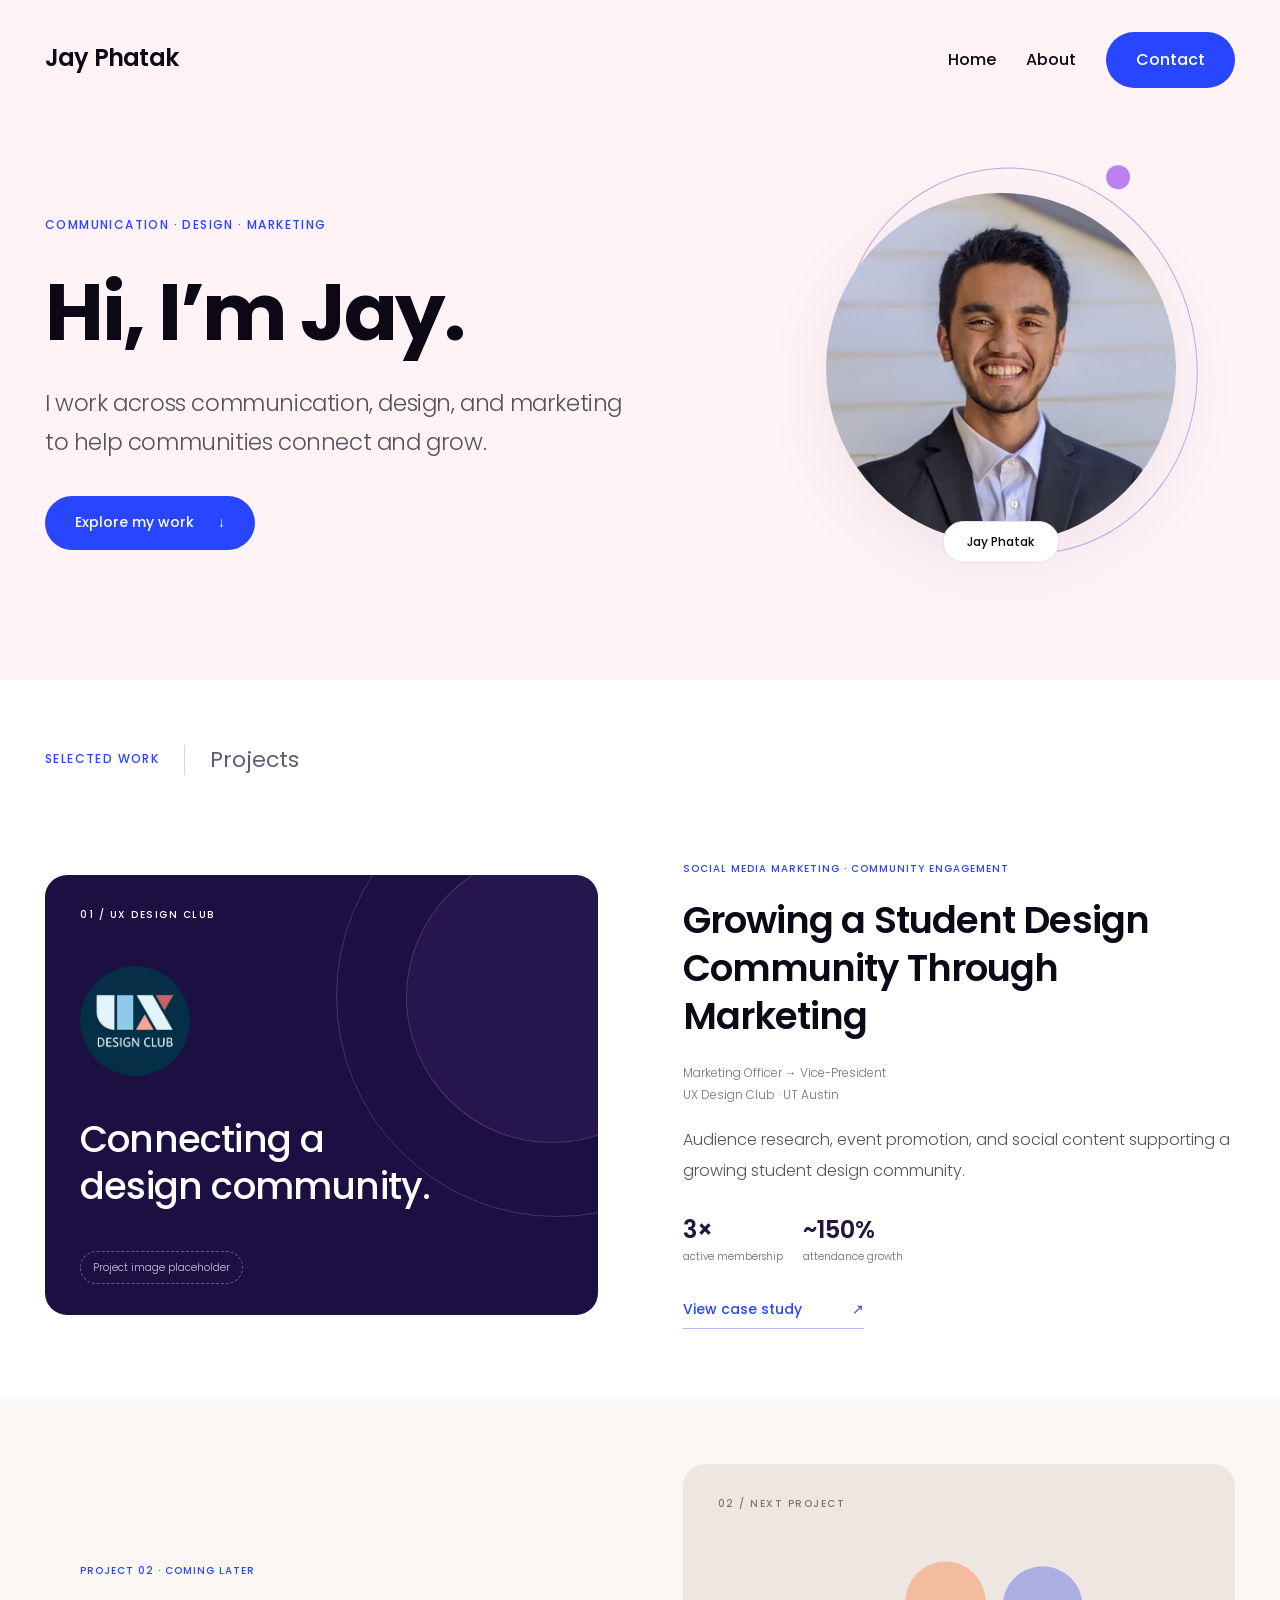
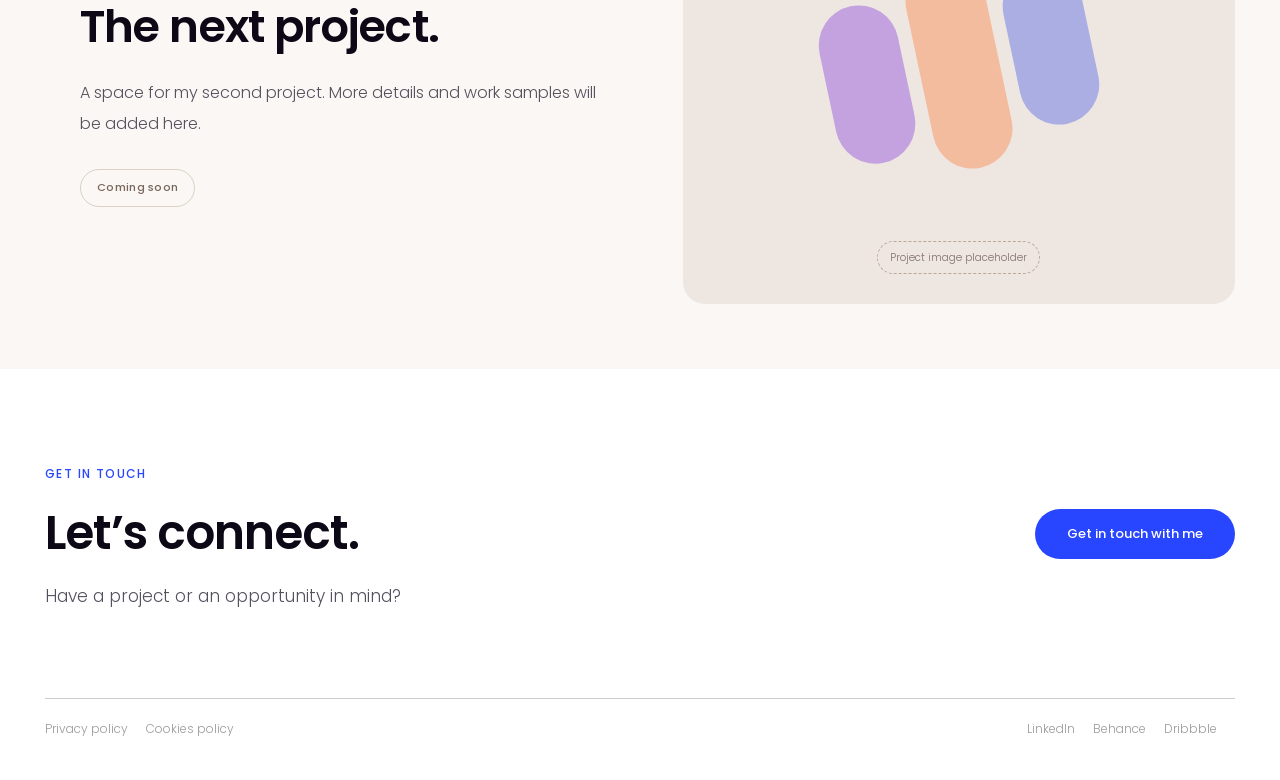
<file: index.html>
<!doctype html><html lang="en"><head><meta charset="utf-8"><meta name="viewport" content="width=device-width, initial-scale=1"><meta name="description" content="Jay Phatak’s portfolio — communication, design, marketing, and community engagement."><title>Jay Phatak — Portfolio</title><link rel="stylesheet" href="styles.css?v=06"><link rel="stylesheet" href="home.css?v=1"><script src="script.js" defer></script></head><body class="portfolio-home"><a class="skip" href="#main">Skip to content</a><header class="wrap"><a class="logo" href="index.html" aria-label="Jay Phatak home"><span class="homepage-wordmark">Jay Phatak</span></a><nav aria-label="Main navigation"><a href="index.html">Home</a><a href="#about">About</a><a class="button" href="#contact">Contact</a></nav></header><main id="main"><section class="home-hero wrap" id="about"><div class="home-hero-copy"><span class="eyebrow">COMMUNICATION · DESIGN · MARKETING</span><h1>Hi, I’m Jay.</h1><p>I work across communication, design, and marketing to help communities connect and grow.</p><a class="button" href="#work">Explore my work <span aria-hidden="true">↓</span></a></div><div class="home-photo"><div class="photo-orbit" aria-hidden="true"></div><img src="assets/jay-phatak.png" alt="Jay Phatak" width="372" height="372"><span class="photo-caption">Jay Phatak</span></div></section>
<section class="home-work" id="work" aria-labelledby="selected-work-title"><div class="wrap work-heading"><span class="eyebrow">SELECTED WORK</span><h2 id="selected-work-title">Projects</h2></div>
<a class="home-project active-project" href="project1.html" aria-label="View case study: Growing a Student Design Community Through Marketing"><div class="wrap home-project-grid"><div class="home-project-art club-art"><span class="art-index">01 / UX DESIGN CLUB</span><img src="assets/ux-design-club.png" alt="UX Design Club logo" width="160" height="160"><span class="art-title" aria-hidden="true">Connecting a<br>design community.</span><span class="art-placeholder">Project image placeholder</span></div><div class="home-project-copy"><span class="project-category">SOCIAL MEDIA MARKETING · COMMUNITY ENGAGEMENT</span><h2>Growing a Student Design Community Through Marketing</h2><p class="project-role">Marketing Officer → Vice-President<br>UX Design Club · UT Austin</p><p>Audience research, event promotion, and social content supporting a growing student design community.</p><div class="home-project-results"><span><strong>3×</strong> active membership</span><span><strong>~150%</strong> attendance growth</span></div><span class="case-link">View case study <span aria-hidden="true">↗</span></span></div></div></a>
<article class="home-project upcoming-project" aria-labelledby="future-project-title"><div class="wrap home-project-grid"><div class="home-project-copy"><span class="project-category">PROJECT 02 · COMING LATER</span><h2 id="future-project-title">The next project.</h2><p>A space for my second project. More details and work samples will be added here.</p><span class="coming-label">Coming soon</span></div><div class="home-project-art upcoming-art" role="img" aria-label="Image placeholder for future project"><span class="art-index">02 / NEXT PROJECT</span><span class="future-shapes" aria-hidden="true"><i></i><i></i><i></i></span><span class="art-placeholder">Project image placeholder</span></div></div></article></section>
<section class="home-contact wrap" id="contact"><div><span class="eyebrow">GET IN TOUCH</span><h2>Let’s connect.</h2><p>Have a project or an opportunity in mind?</p></div><button class="button" data-contact>Get in touch with me</button></section></main><footer class="wrap"><div><button data-info="Privacy policy">Privacy policy</button><button data-info="Cookies policy">Cookies policy</button></div><div><button data-info="LinkedIn">LinkedIn</button><button data-info="Behance">Behance</button><button data-info="Dribbble">Dribbble</button></div></footer><dialog id="notice"><form method="dialog"><button class="close" aria-label="Close dialog">×</button><h2 id="notice-title">Get in touch</h2><p id="notice-text">This is the template contact area. Contact details will be added with the portfolio content.</p><button class="button">Close</button></form></dialog></body></html>
</file>
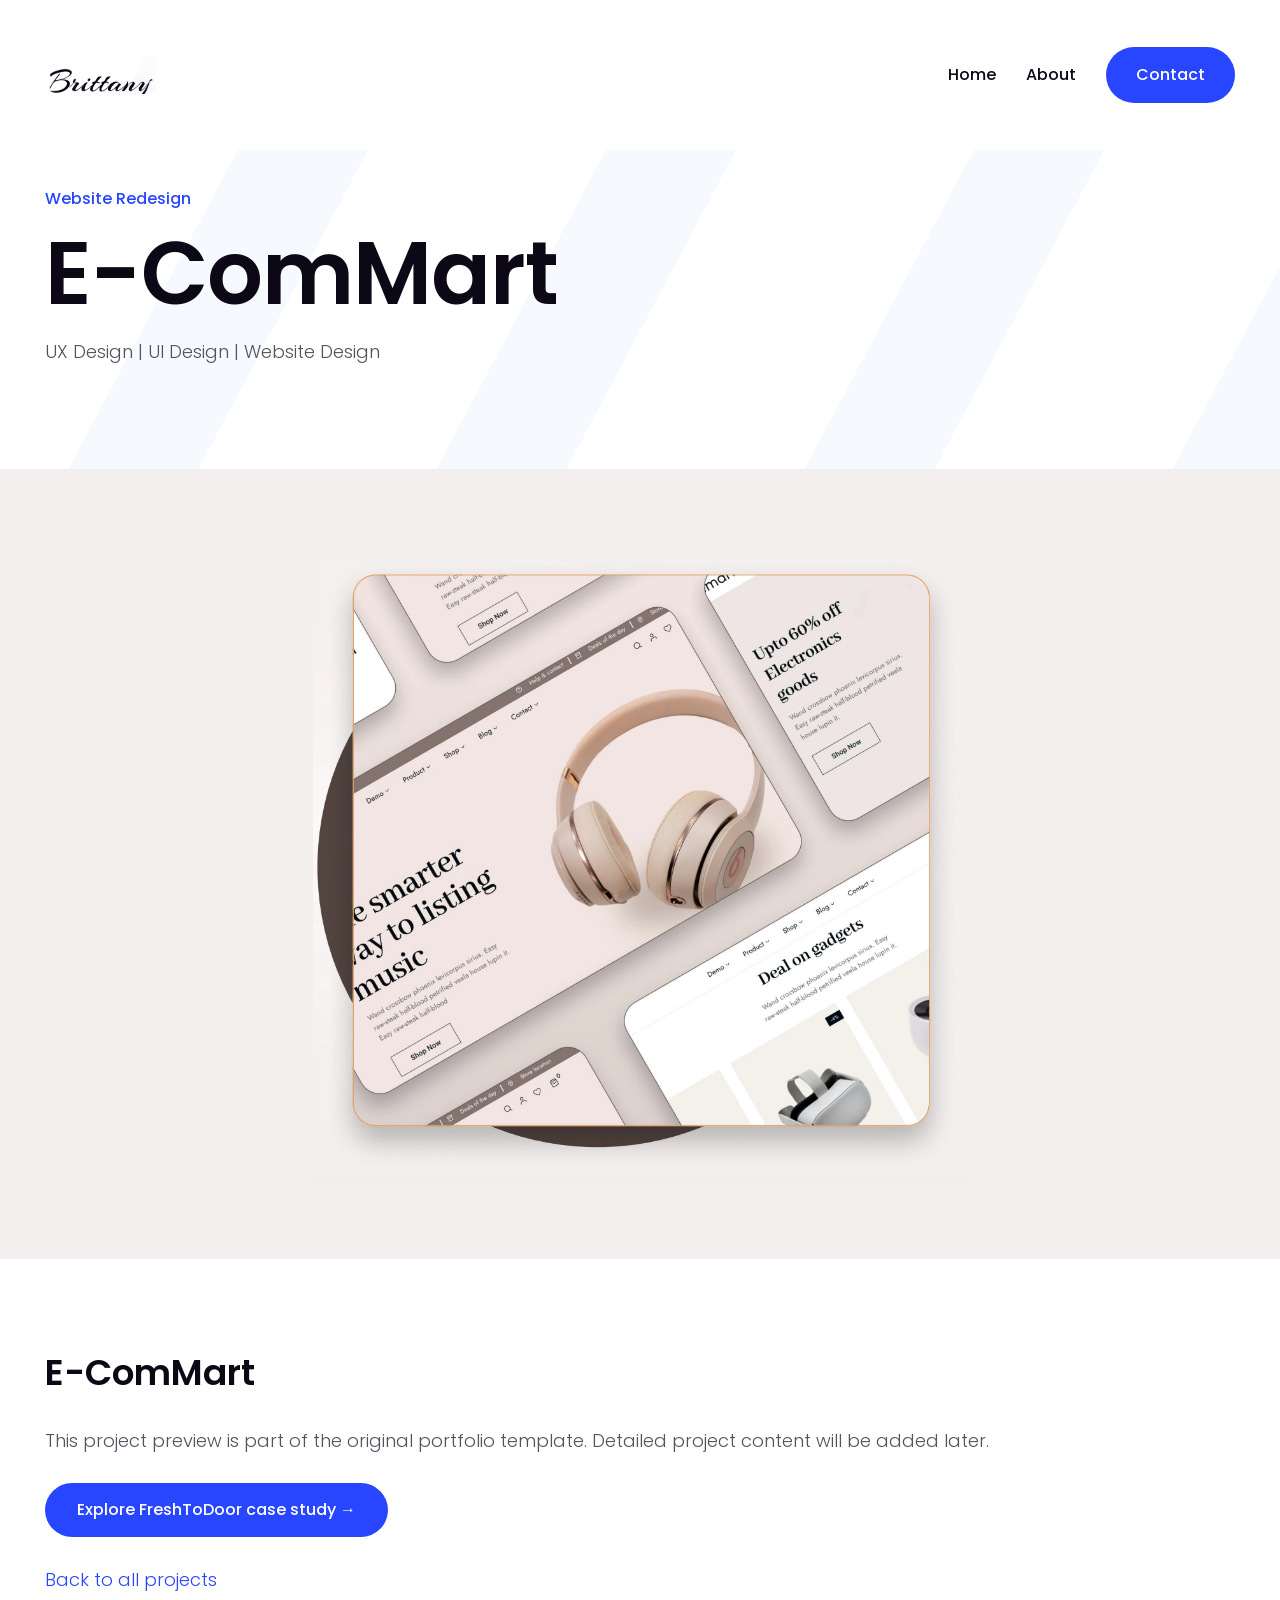
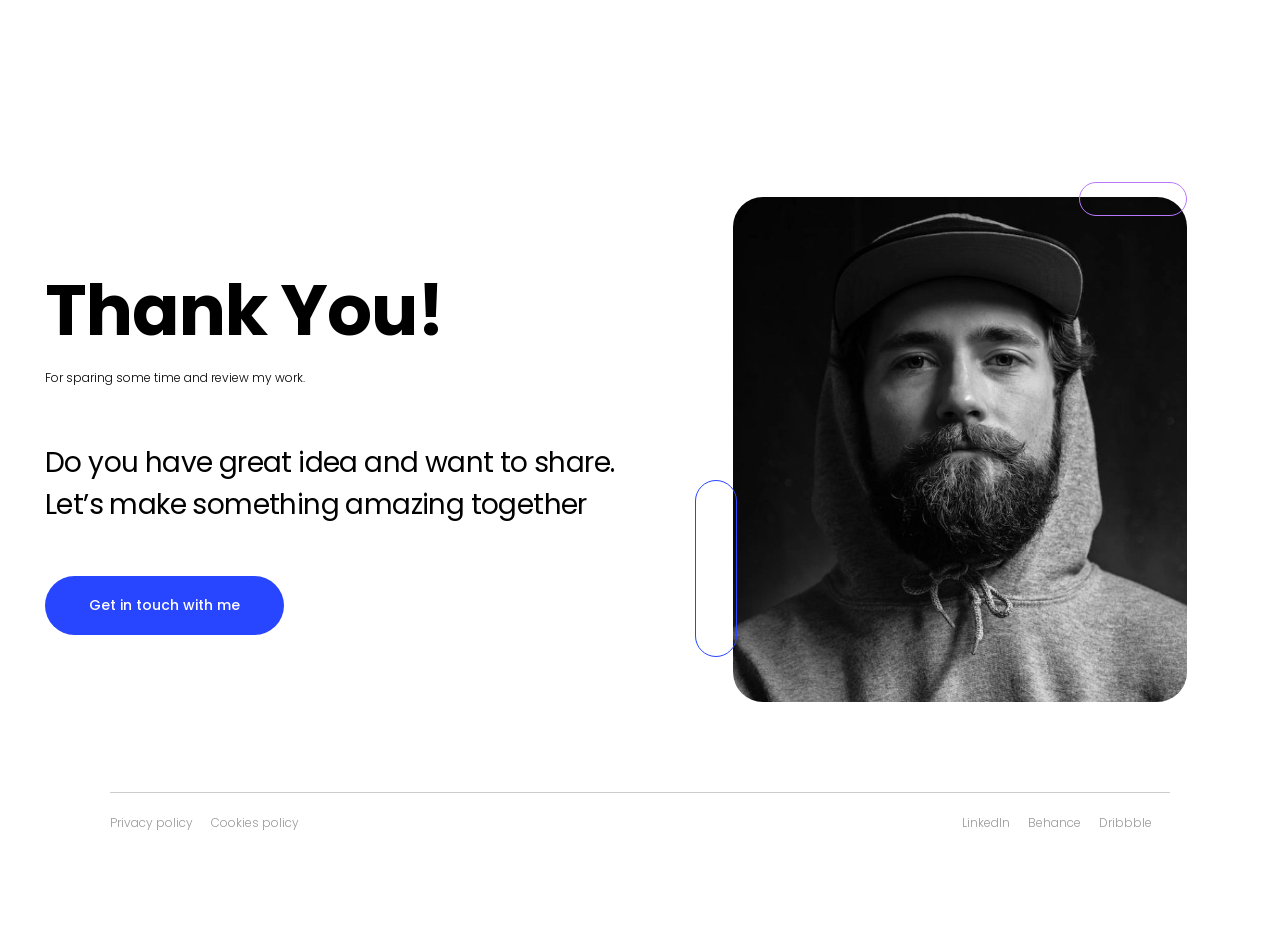
<file: ecommart.html>
<!doctype html><html lang="en"><head><meta charset="utf-8"><meta name="viewport" content="width=device-width, initial-scale=1"><meta name="description" content="Brittany UX design portfolio template — selected digital product design projects."><title>E-ComMart — Brittany</title><link rel="stylesheet" href="styles.css?v=pdf2"><script src="script.js" defer></script></head><body><a class="skip" href="#main">Skip to content</a><header class="wrap"><a class="logo" href="index.html" aria-label="Brittany home"><img src="assets/signature.webp?v=pdf2" alt="Brittany" width="111" height="38"></a><nav aria-label="Main navigation"><a href="index.html">Home</a><a href="index.html#about">About</a><a class="button" href="#contact">Contact</a></nav></header><main id="main"><section class="project-title"><div class="wrap"><span class="eyebrow">Website Redesign</span><h1>E-ComMart</h1><p>UX Design | UI Design | Website Design</p></div></section><section class="placeholder-project ecom"><img src="assets/ecom.webp?v=pdf2" alt="E-ComMart template artwork"></section><section class="wrap pending"><h2>E-ComMart</h2><p>This project preview is part of the original portfolio template. Detailed project content will be added later.</p><a class="button" href="project1.html">Explore FreshToDoor case study →</a><a class="back" href="index.html#work">Back to all projects</a></section></main><section class="contact wrap" id="contact"><div><h2>Thank You!</h2><small>For sparing some time and review my work.</small><p>Do you have great idea and want to share.<br>Let’s make something amazing together</p><button class="button" data-contact>Get in touch with me</button></div><div class="portrait"><img src="assets/portrait.webp?v=pdf2" alt="Template portrait of a man wearing a cap" loading="lazy"></div></section><footer class="wrap"><div><button data-info="Privacy policy">Privacy policy</button><button data-info="Cookies policy">Cookies policy</button></div><div><button data-info="LinkedIn">LinkedIn</button><button data-info="Behance">Behance</button><button data-info="Dribbble">Dribbble</button></div></footer><dialog id="notice"><form method="dialog"><button class="close" aria-label="Close dialog">×</button><h2 id="notice-title">Get in touch</h2><p id="notice-text">This is the template contact area. Contact details will be added with the portfolio content.</p><button class="button">Close</button></form></dialog></body></html>
</file>
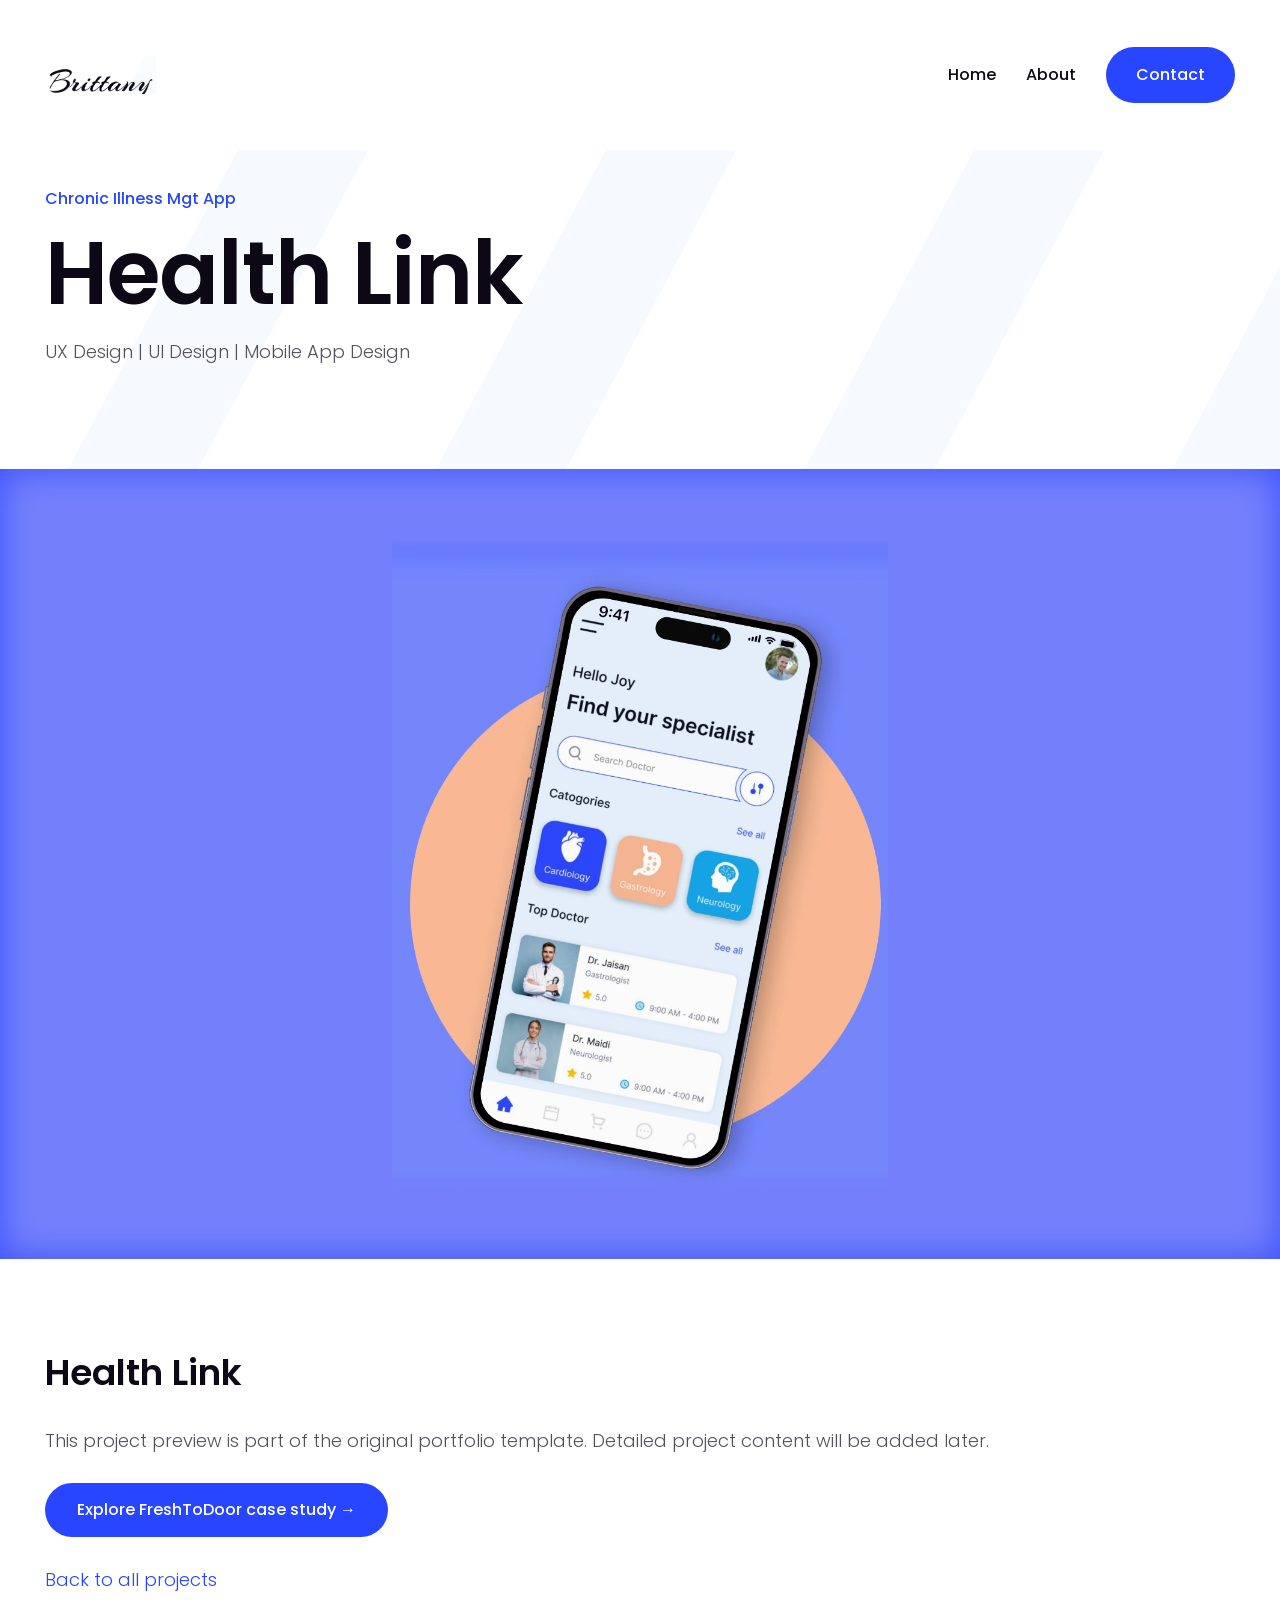
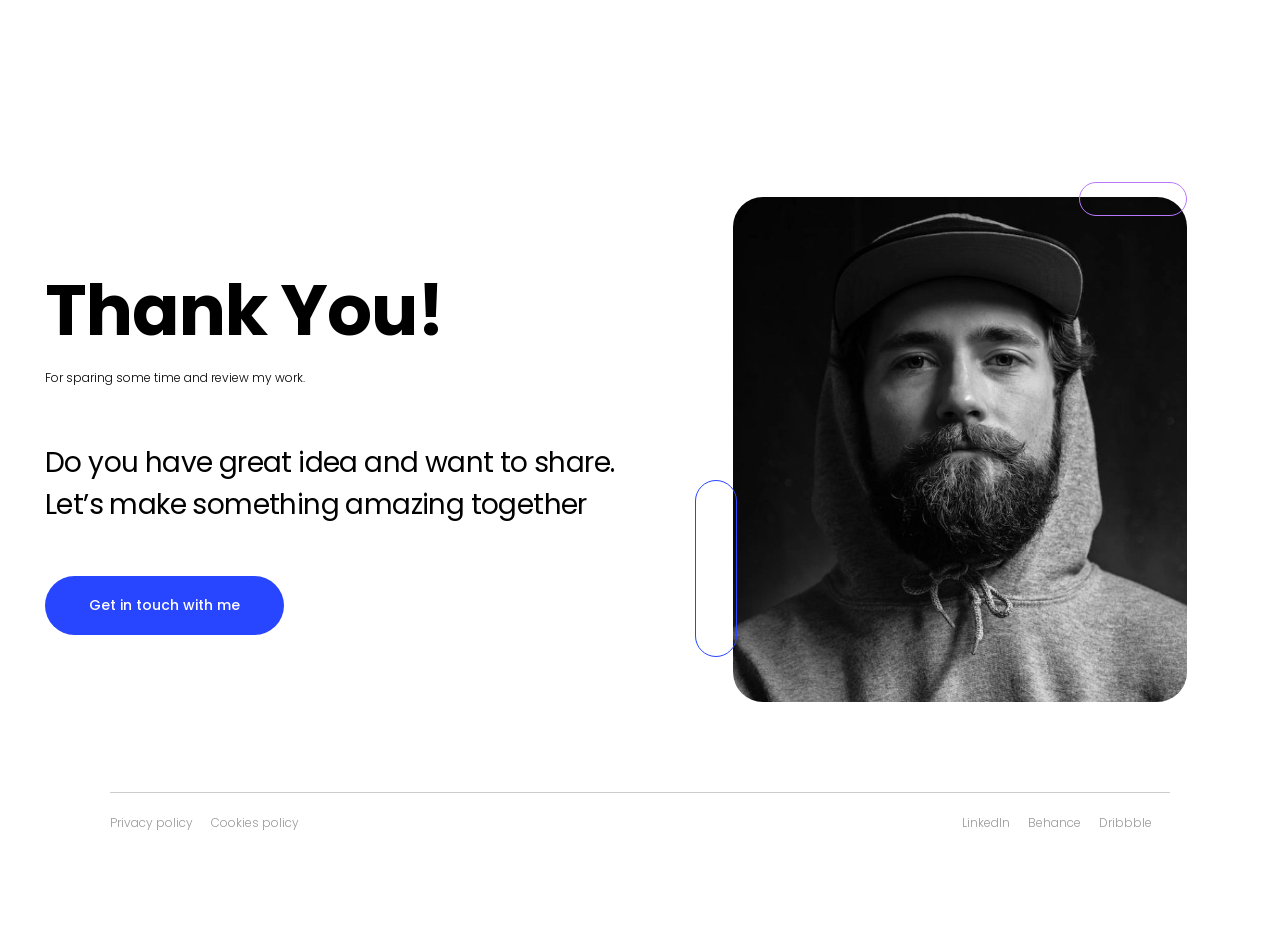
<file: health-link.html>
<!doctype html><html lang="en"><head><meta charset="utf-8"><meta name="viewport" content="width=device-width, initial-scale=1"><meta name="description" content="Brittany UX design portfolio template — selected digital product design projects."><title>Health Link — Brittany</title><link rel="stylesheet" href="styles.css?v=pdf2"><script src="script.js" defer></script></head><body><a class="skip" href="#main">Skip to content</a><header class="wrap"><a class="logo" href="index.html" aria-label="Brittany home"><img src="assets/signature.webp?v=pdf2" alt="Brittany" width="111" height="38"></a><nav aria-label="Main navigation"><a href="index.html">Home</a><a href="index.html#about">About</a><a class="button" href="#contact">Contact</a></nav></header><main id="main"><section class="project-title"><div class="wrap"><span class="eyebrow">Chronic Illness Mgt App</span><h1>Health Link</h1><p>UX Design | UI Design | Mobile App Design</p></div></section><section class="placeholder-project health"><img src="assets/health.webp?v=pdf2" alt="Health Link template artwork"></section><section class="wrap pending"><h2>Health Link</h2><p>This project preview is part of the original portfolio template. Detailed project content will be added later.</p><a class="button" href="project1.html">Explore FreshToDoor case study →</a><a class="back" href="index.html#work">Back to all projects</a></section></main><section class="contact wrap" id="contact"><div><h2>Thank You!</h2><small>For sparing some time and review my work.</small><p>Do you have great idea and want to share.<br>Let’s make something amazing together</p><button class="button" data-contact>Get in touch with me</button></div><div class="portrait"><img src="assets/portrait.webp?v=pdf2" alt="Template portrait of a man wearing a cap" loading="lazy"></div></section><footer class="wrap"><div><button data-info="Privacy policy">Privacy policy</button><button data-info="Cookies policy">Cookies policy</button></div><div><button data-info="LinkedIn">LinkedIn</button><button data-info="Behance">Behance</button><button data-info="Dribbble">Dribbble</button></div></footer><dialog id="notice"><form method="dialog"><button class="close" aria-label="Close dialog">×</button><h2 id="notice-title">Get in touch</h2><p id="notice-text">This is the template contact area. Contact details will be added with the portfolio content.</p><button class="button">Close</button></form></dialog></body></html>
</file>
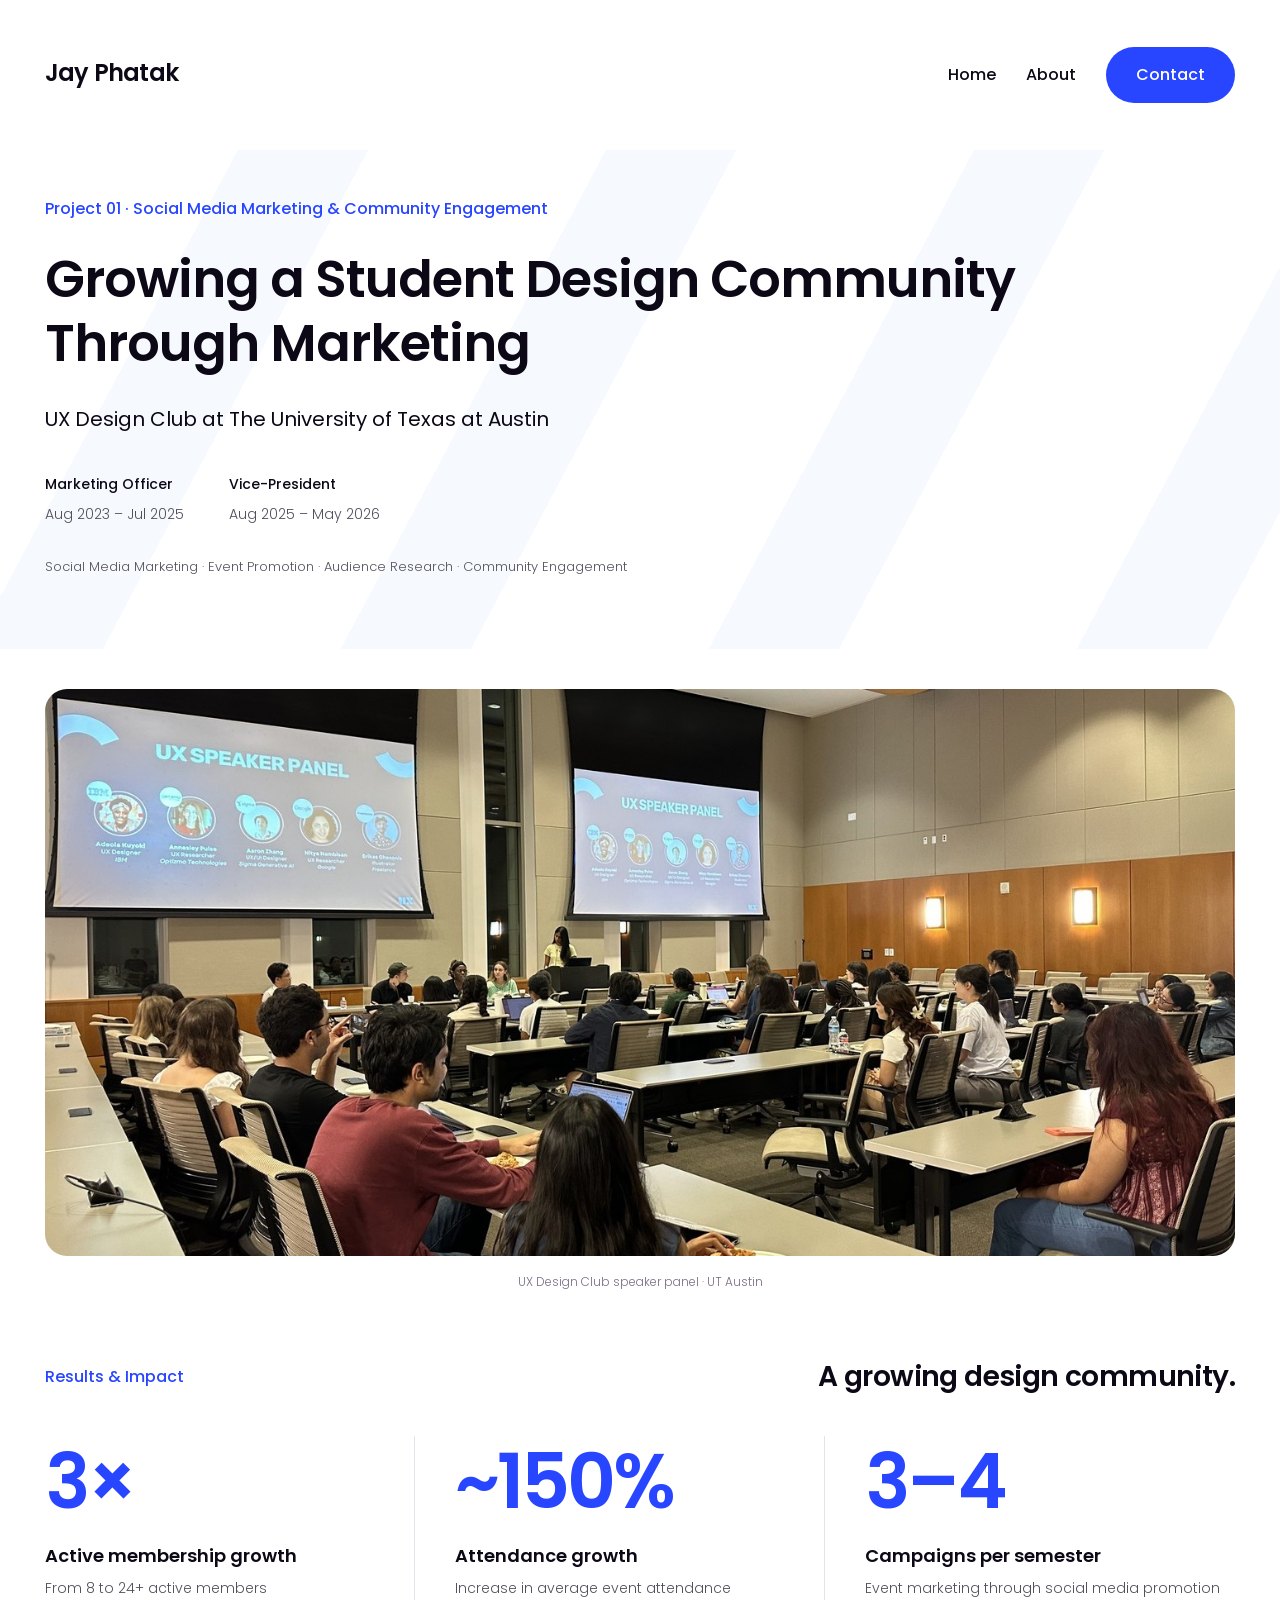
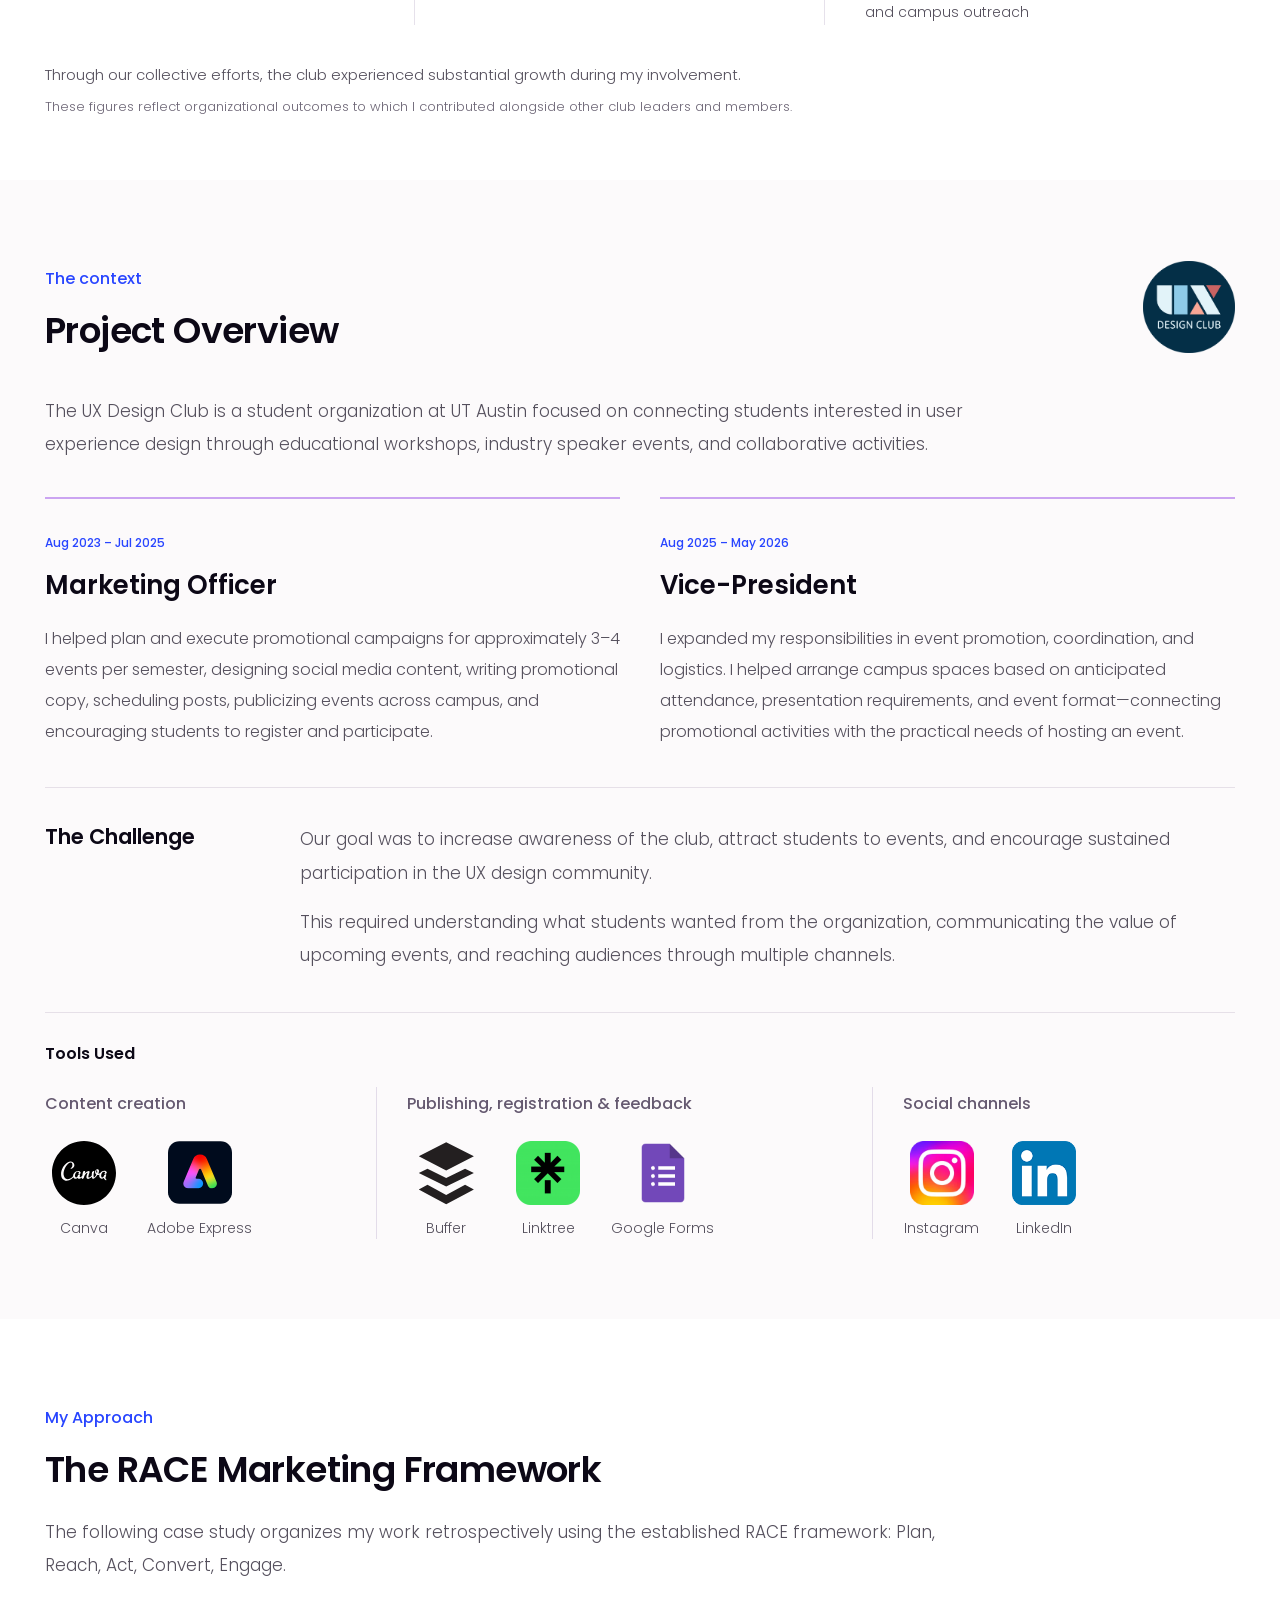
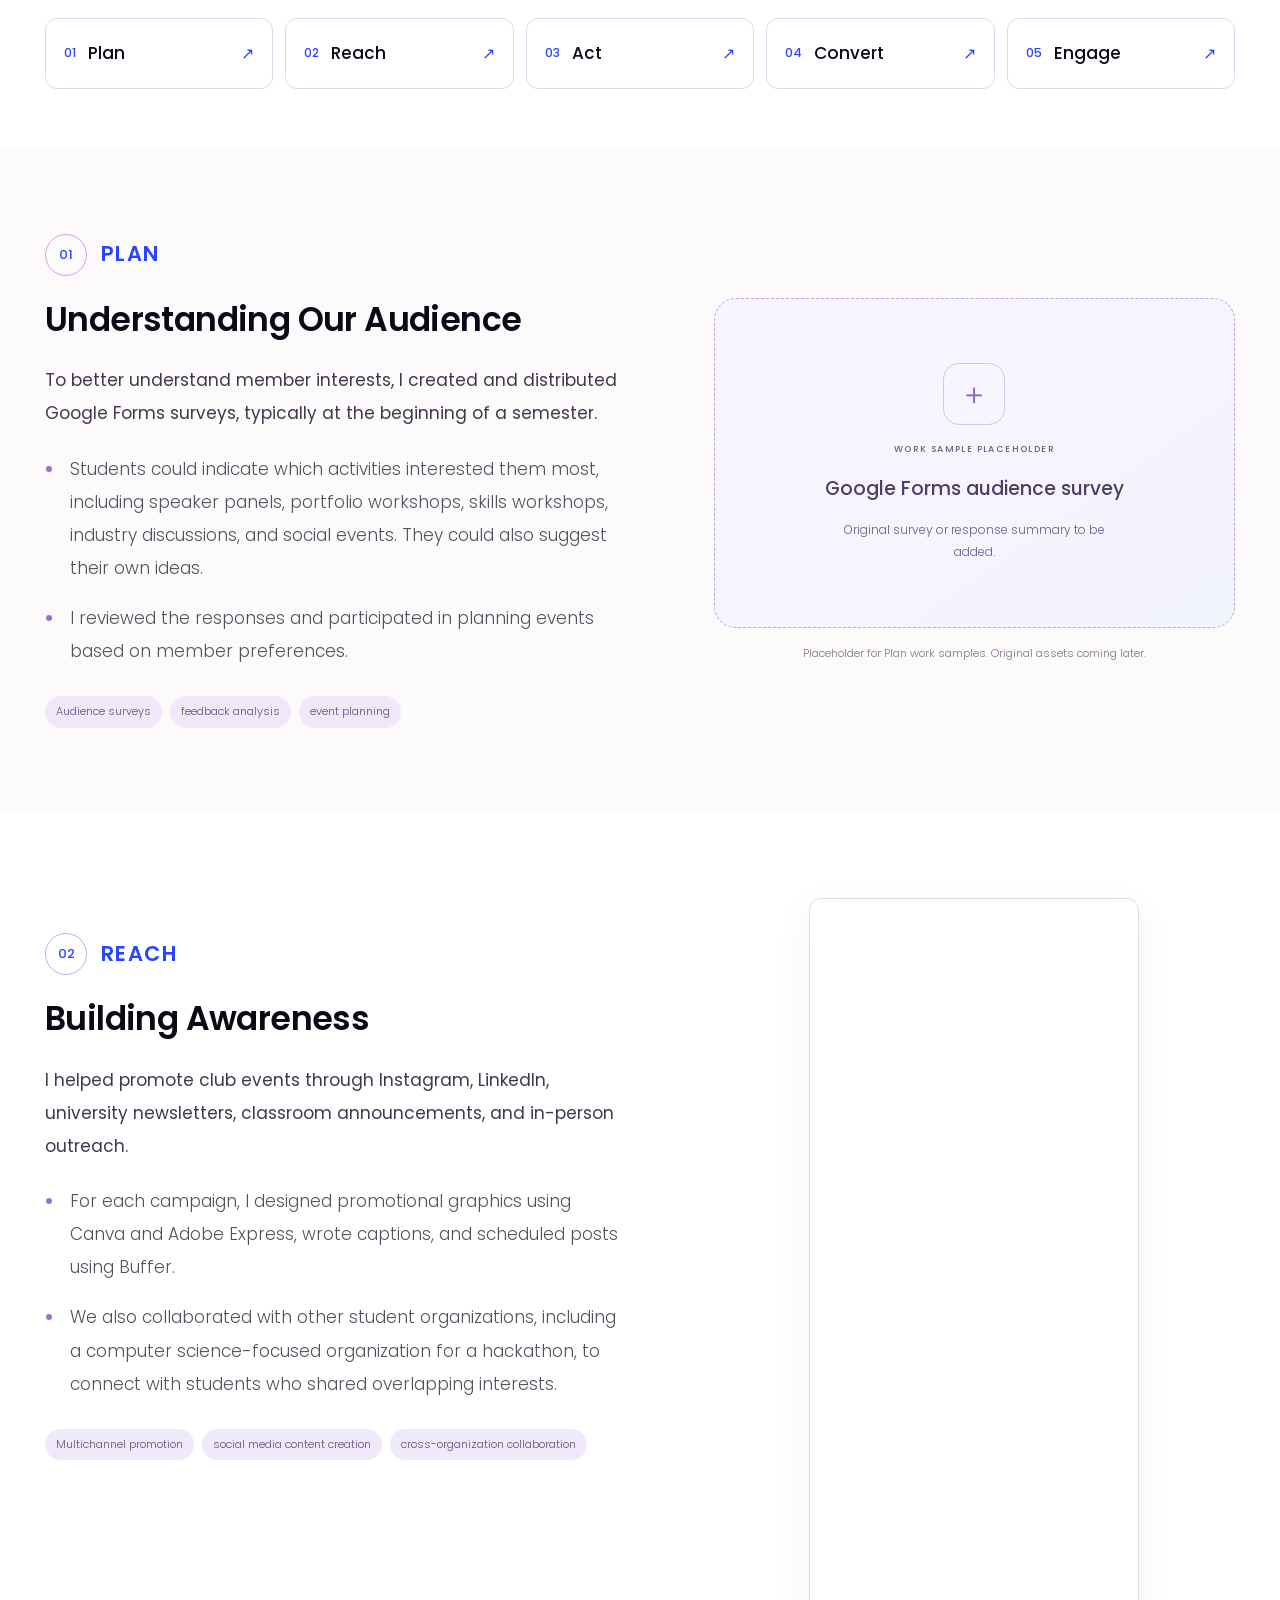
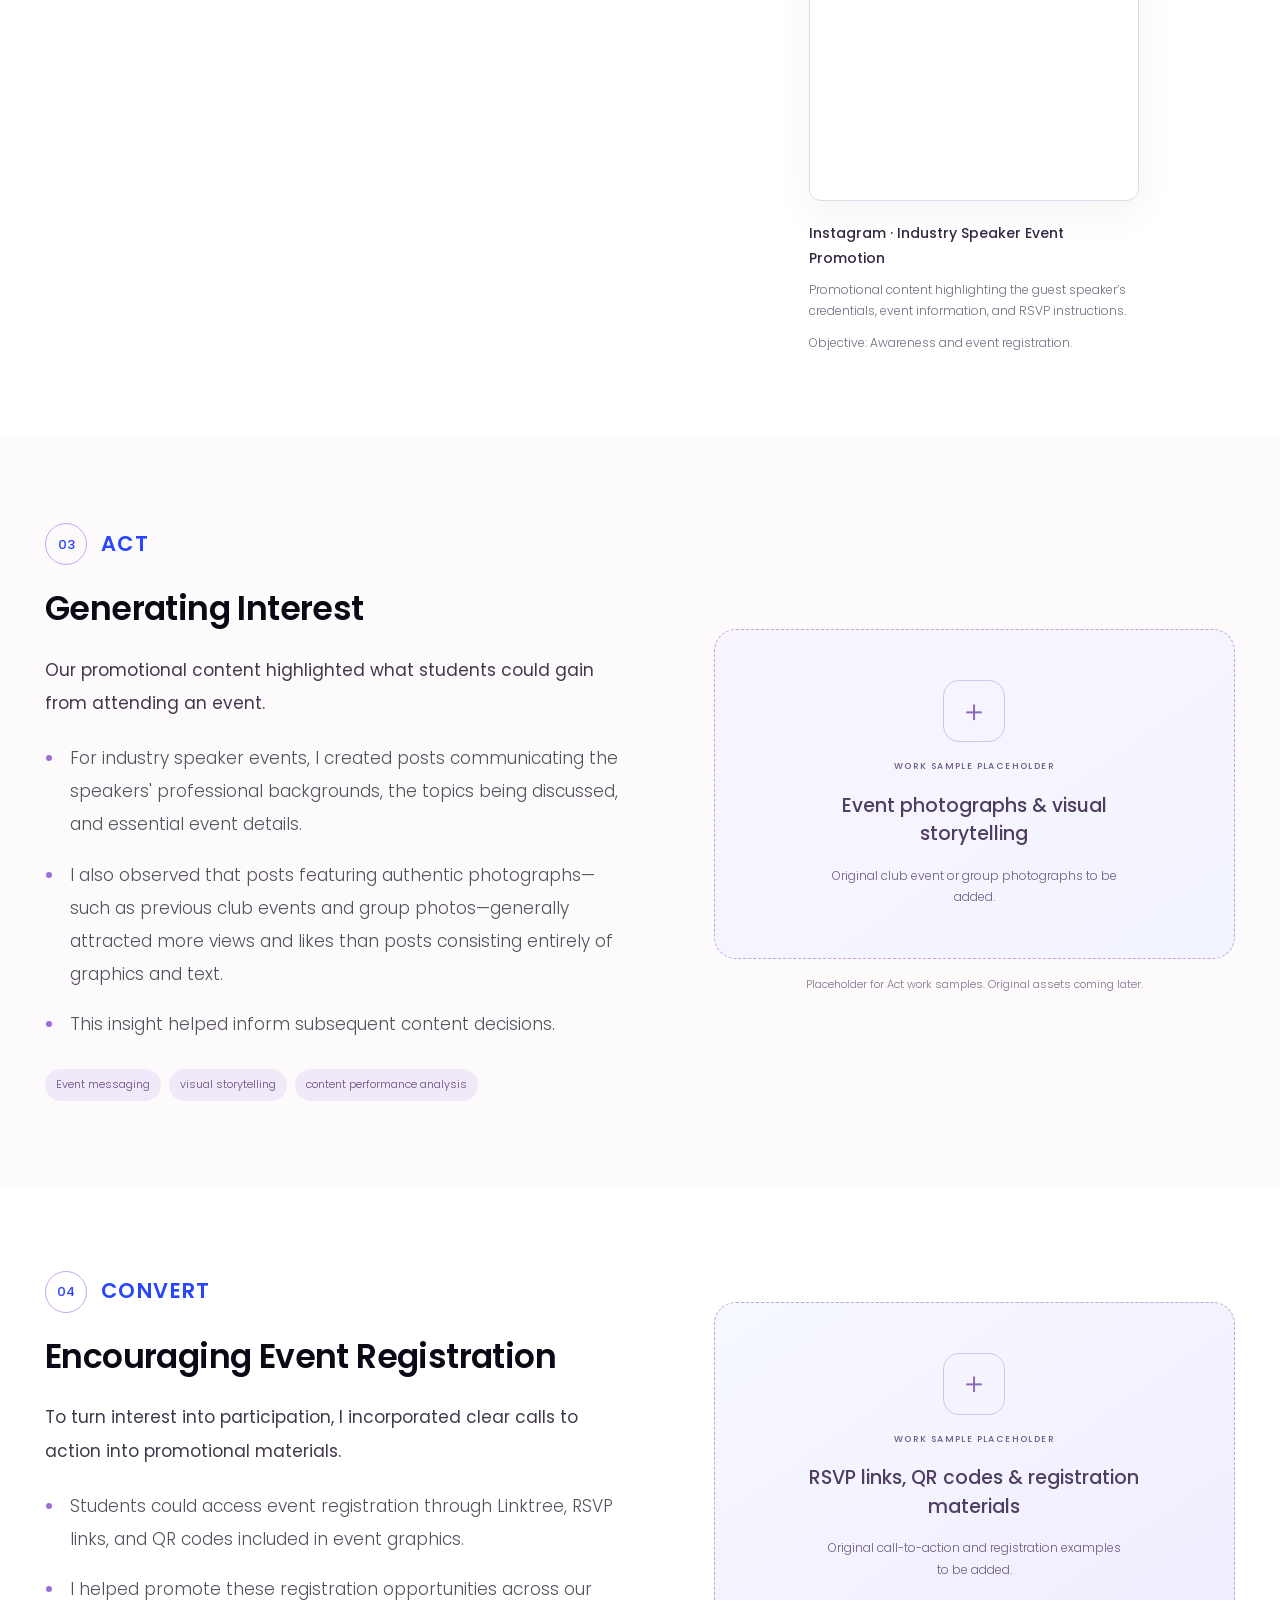
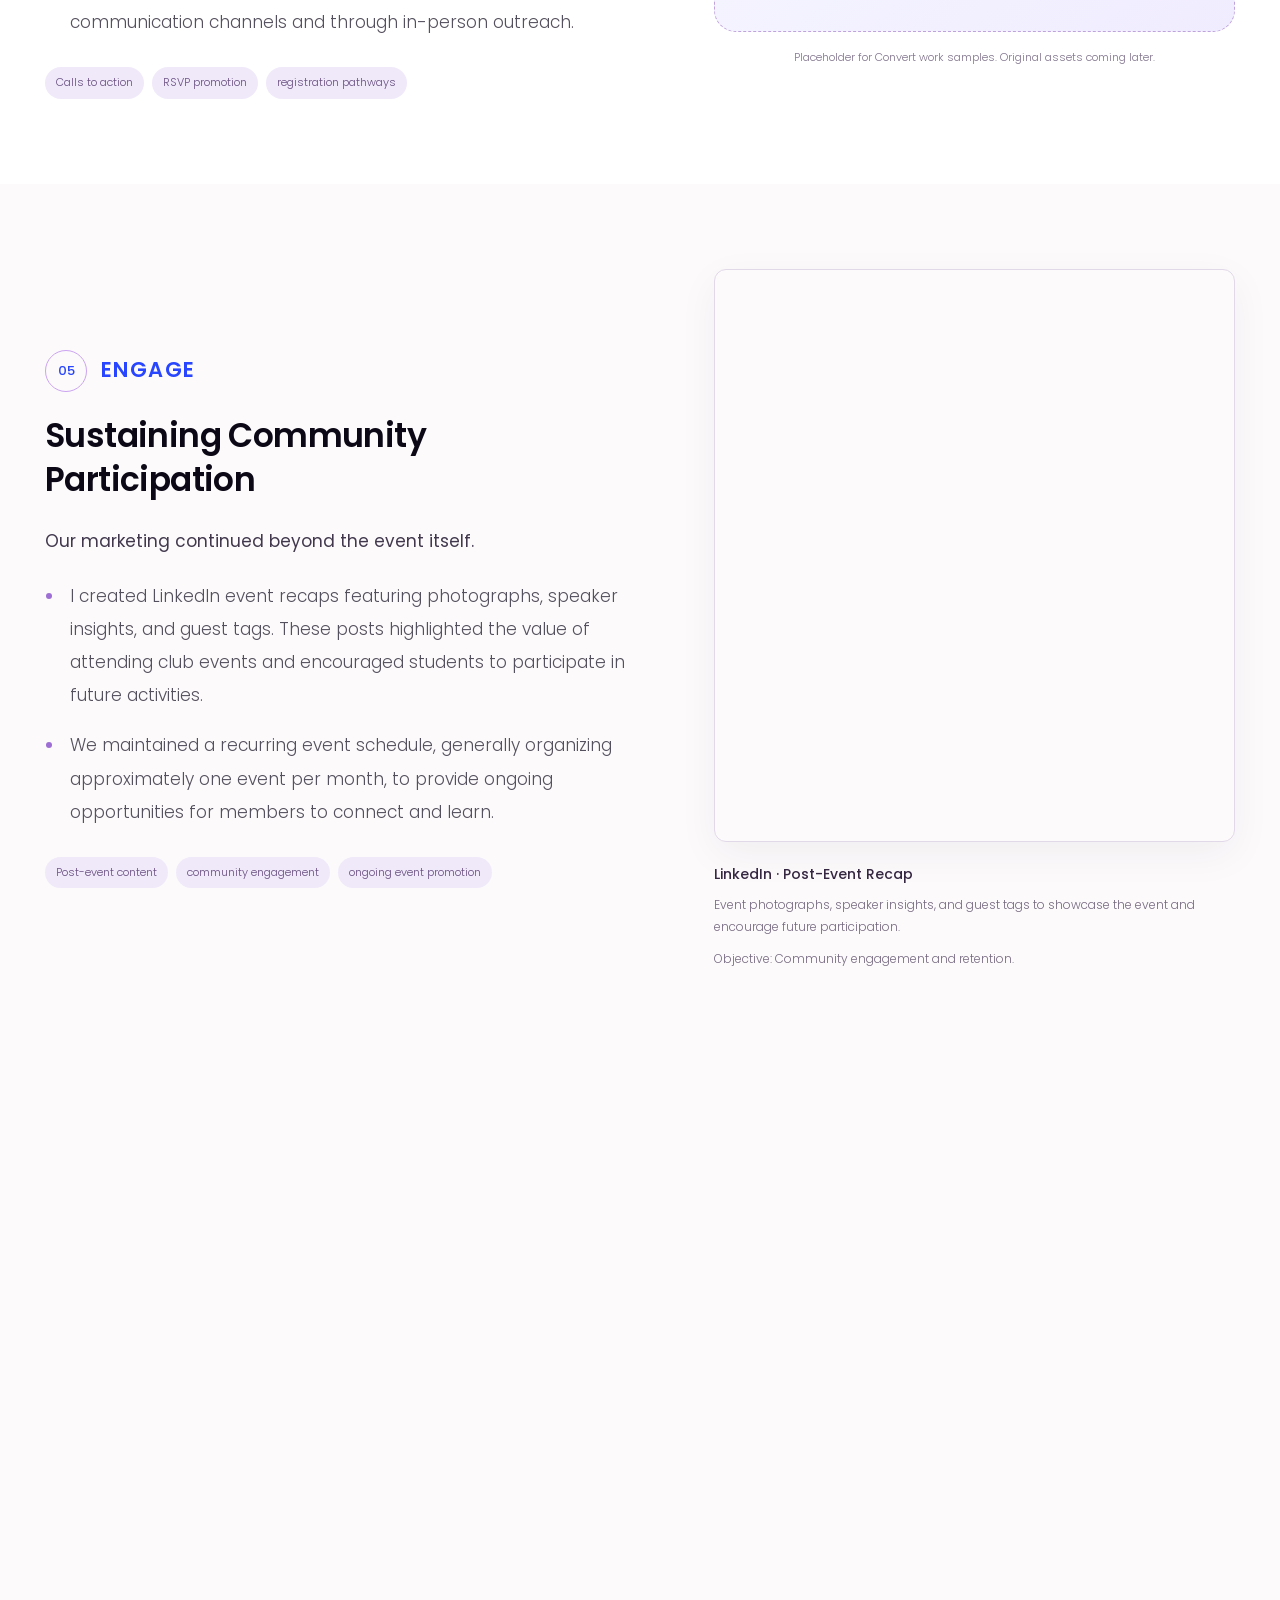
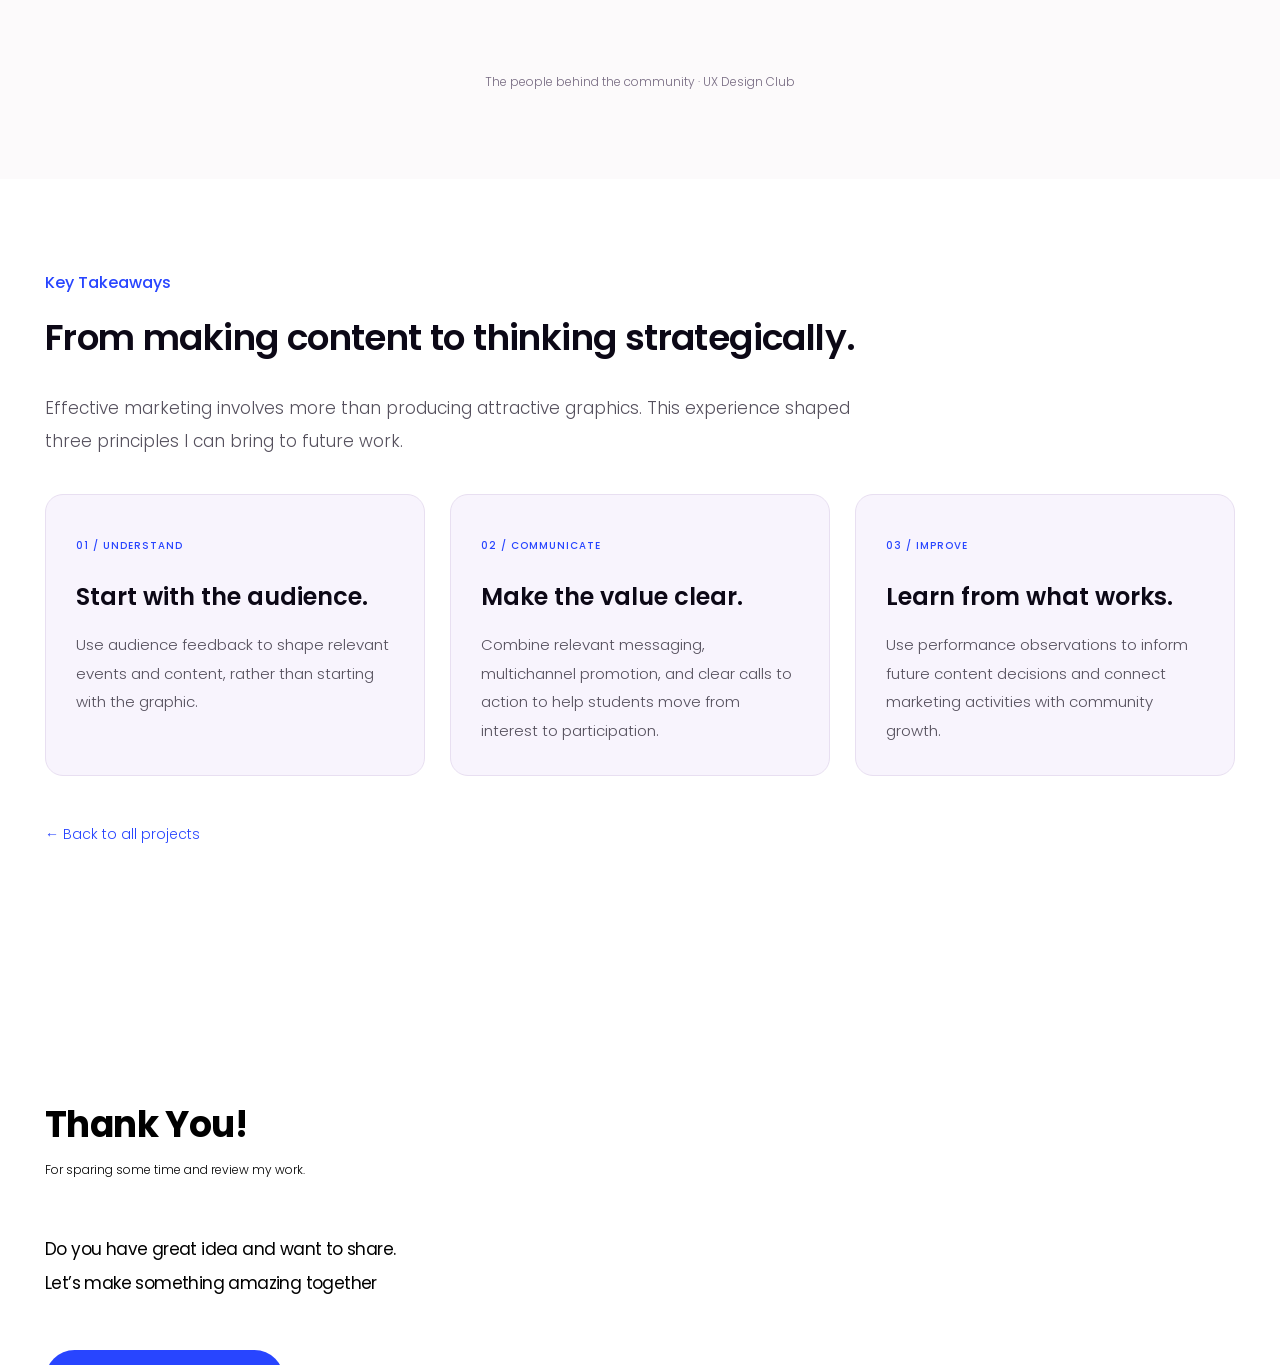
<file: project.html>
<!doctype html><html lang="en"><head><meta charset="utf-8"><meta name="viewport" content="width=device-width, initial-scale=1"><meta http-equiv="refresh" content="0;url=project1.html"><link rel="canonical" href="project1.html"><title>Project 1 — Jay Phatak</title></head><body><p>This project has moved to <a href="project1.html">Project 1</a>.</p></body></html>
</file>
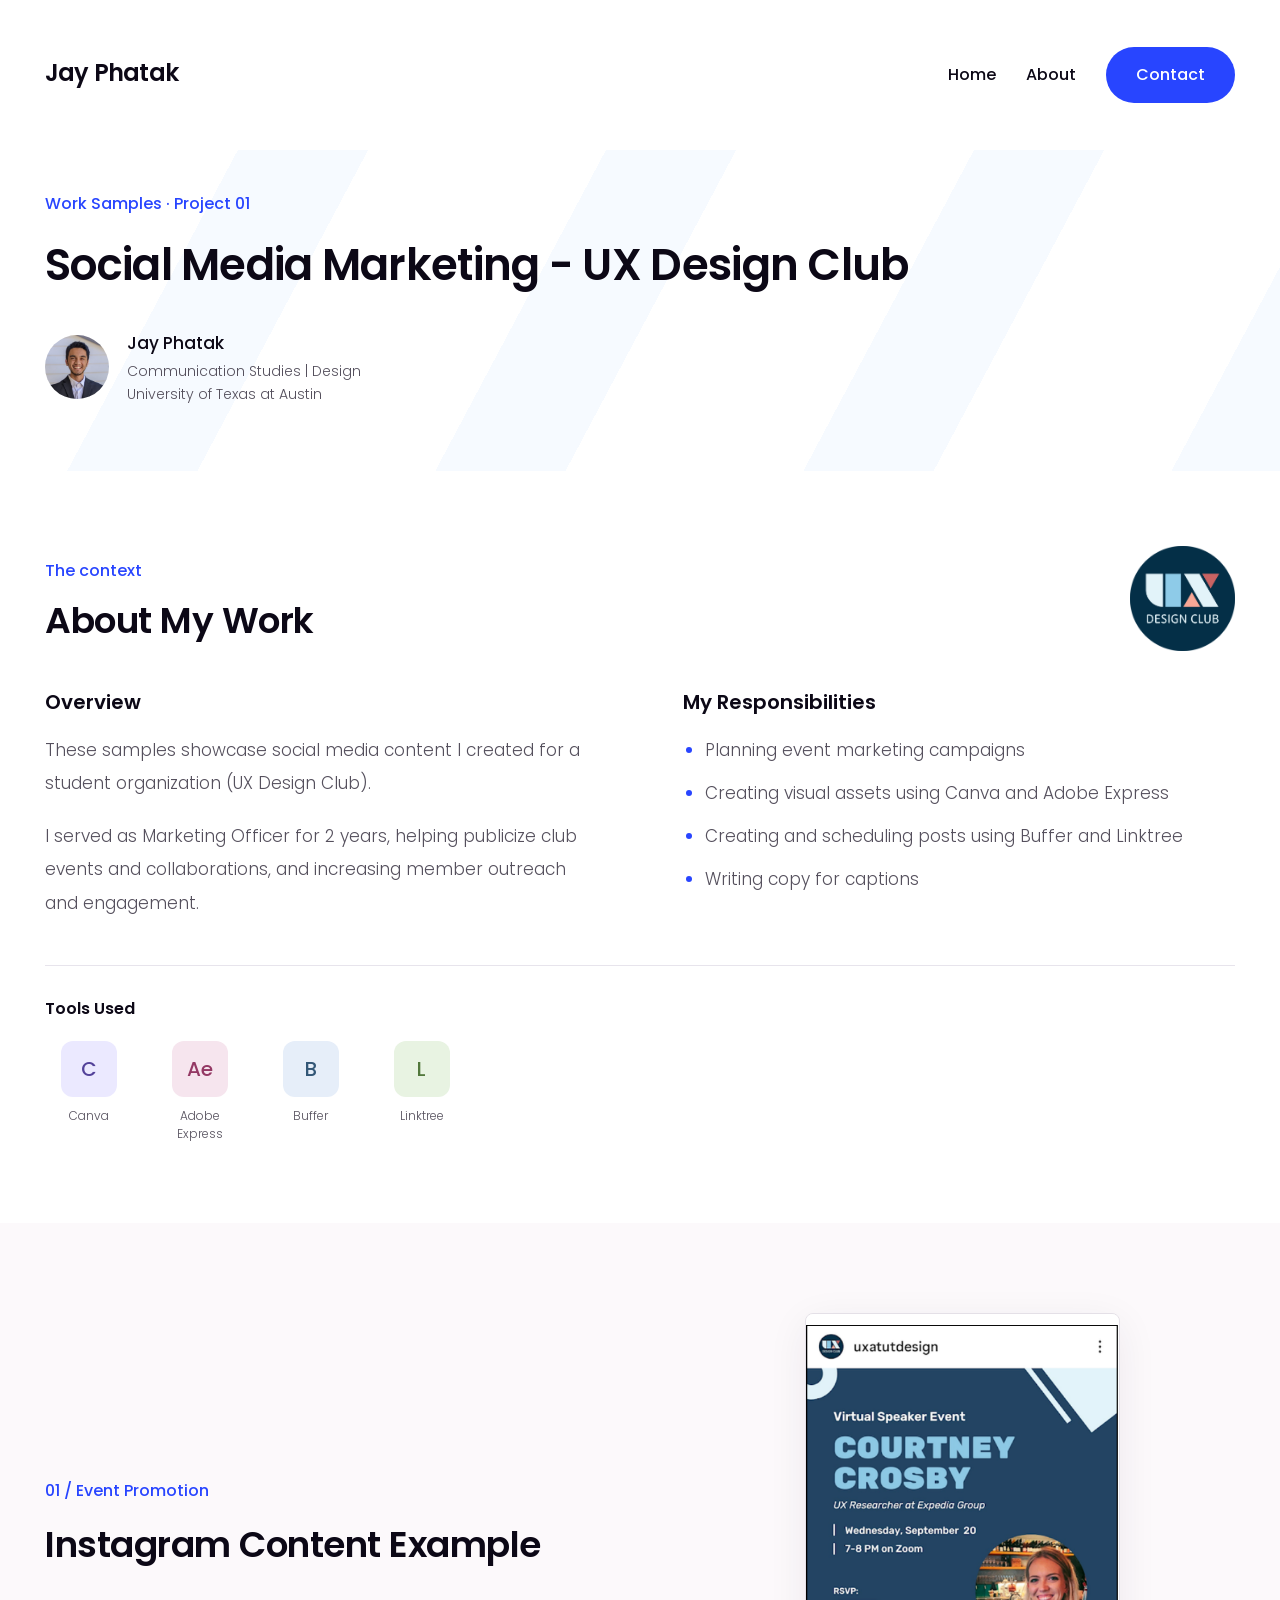
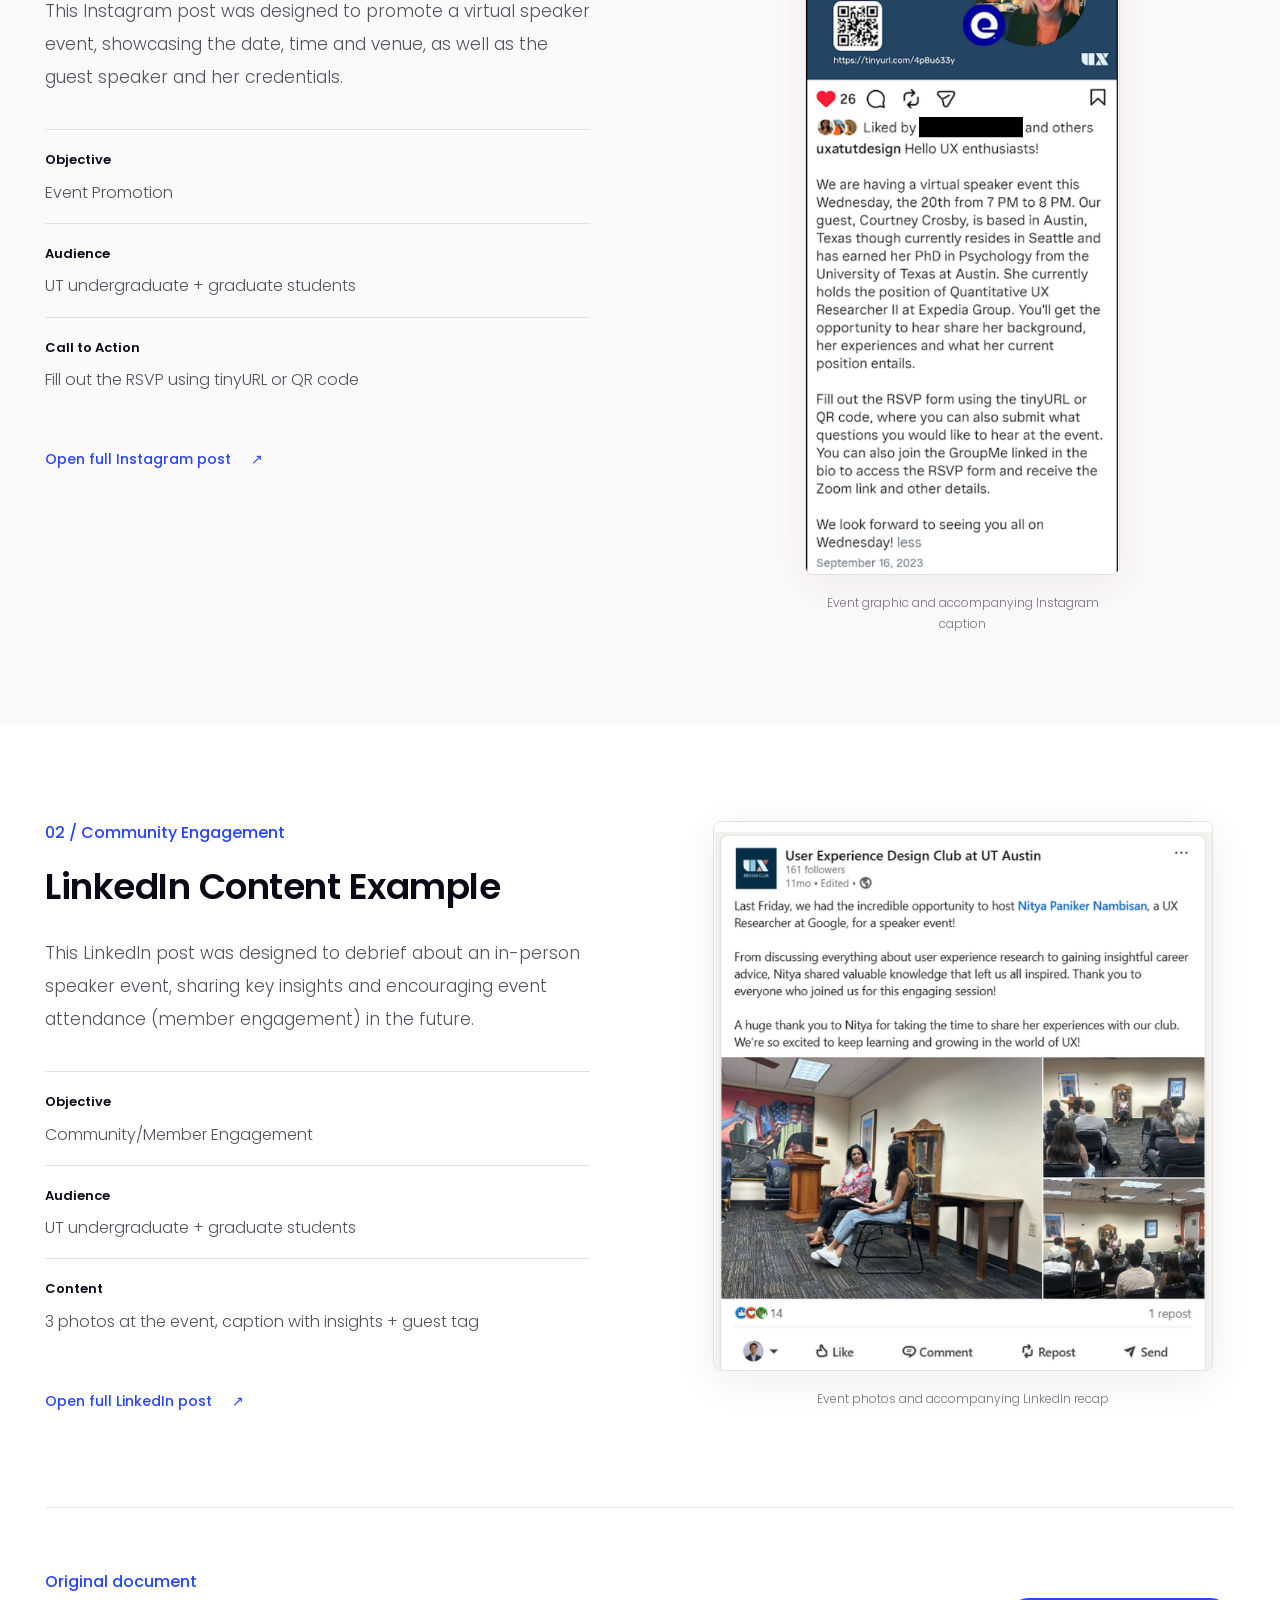
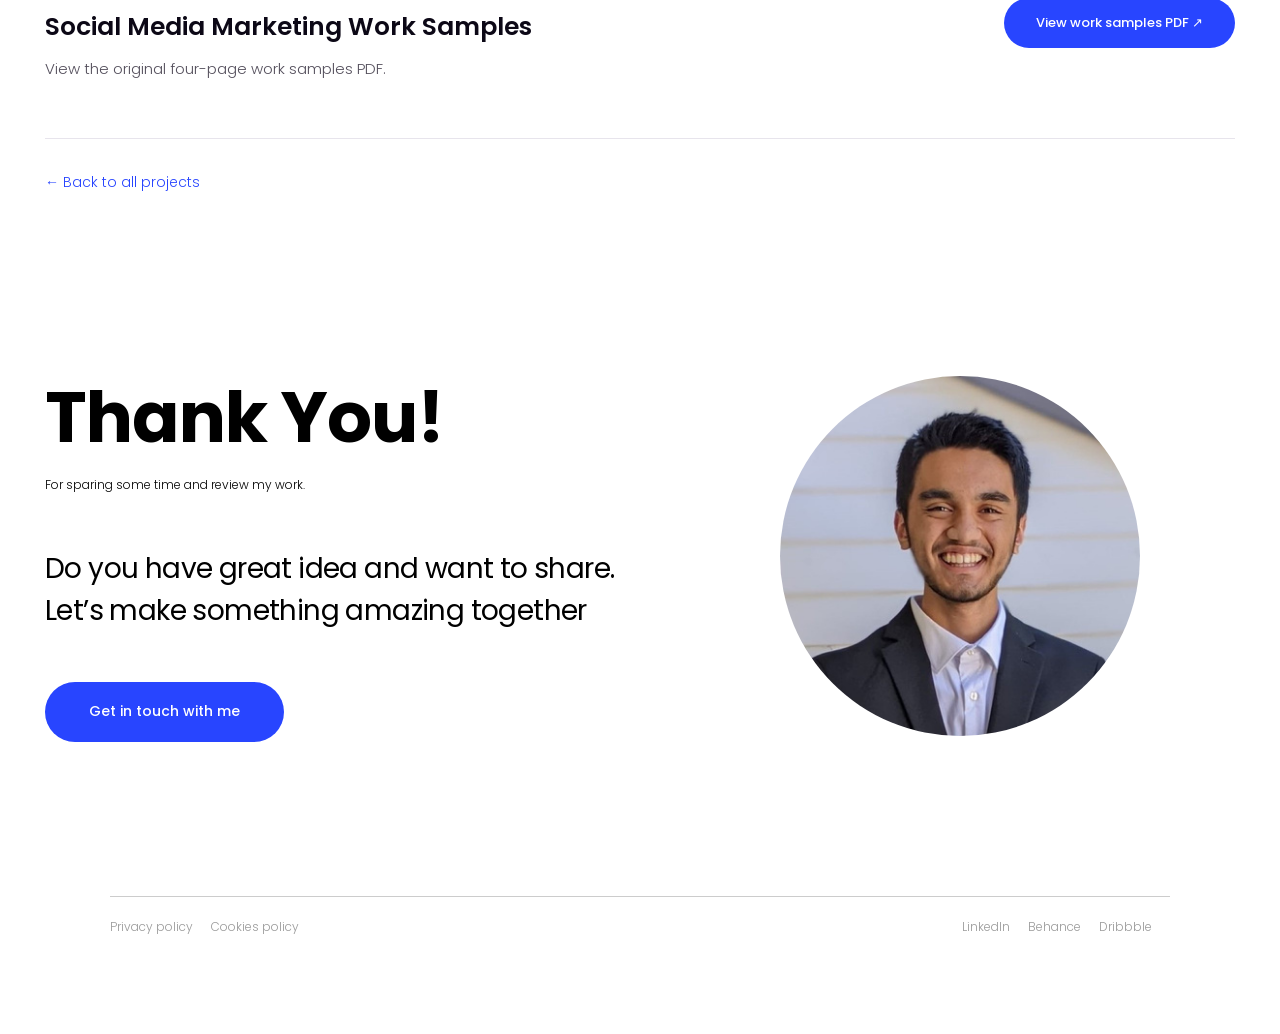
<file: project1-backup2.html>
<!doctype html>
<html lang="en"><head><meta charset="utf-8"><meta name="viewport" content="width=device-width, initial-scale=1">
<meta name="description" content="Social media marketing work samples by Jay Phatak for the UX Design Club at the University of Texas at Austin.">
<title>Social Media Marketing - UX Design Club | Jay Phatak</title>
<link rel="stylesheet" href="project1-backup2-base.css"><link rel="stylesheet" href="project1-backup2.css"><script src="project1-backup2.js" defer></script></head><body class="work-samples"><a class="skip" href="#main">Skip to content</a><header class="wrap"><a class="logo" href="index.html" aria-label="Portfolio home"><span class="author-wordmark">Jay Phatak</span></a><nav aria-label="Main navigation"><a href="index.html">Home</a><a href="index.html#about">About</a><a class="button" href="#contact">Contact</a></nav></header><main id="main">
<section class="project-title club-title sample-title"><div class="wrap">
<span class="eyebrow">Work Samples · Project 01</span>
<h1>Social Media Marketing - UX Design Club</h1>
<div class="sample-author"><img src="project1-backup2-assets/jay-phatak.png" alt="Jay Phatak" width="64" height="64"><div><p class="author-name">Jay Phatak</p><p>Communication Studies | Design<br>University of Texas at Austin</p></div></div>
</div></section>
<section class="sample-about wrap" aria-labelledby="about-work"><div class="sample-section-heading"><div><span class="eyebrow">The context</span><h2 id="about-work">About My Work</h2></div><img class="club-logo" src="project1-backup2-assets/ux-design-club.png" alt="UX Design Club logo" width="105" height="105"></div>
<div class="sample-about-grid"><div><h3>Overview</h3><p>These samples showcase social media content I created for a student organization (UX Design Club).</p><p>I served as Marketing Officer for 2 years, helping publicize club events and collaborations, and increasing member outreach and engagement.</p></div>
<div><h3>My Responsibilities</h3><ul><li>Planning event marketing campaigns</li><li>Creating visual assets using Canva and Adobe Express</li><li>Creating and scheduling posts using Buffer and Linktree</li><li>Writing copy for captions</li></ul></div></div>
<div class="sample-tools"><h3>Tools Used</h3><div class="sample-tools-row" aria-label="Tools used"><div><span class="sample-tool-icon canva" aria-hidden="true">C</span><span>Canva</span></div><div><span class="sample-tool-icon express" aria-hidden="true">Ae</span><span>Adobe Express</span></div><div><span class="sample-tool-icon buffer" aria-hidden="true">B</span><span>Buffer</span></div><div><span class="sample-tool-icon linktree" aria-hidden="true">L</span><span>Linktree</span></div></div></div>
</section>
<section class="sample-example instagram-example" aria-labelledby="instagram-title"><div class="wrap sample-example-grid"><div class="sample-example-copy"><span class="eyebrow">01 / Event Promotion</span><h2 id="instagram-title">Instagram Content Example</h2><p>This Instagram post was designed to promote a virtual speaker event, showcasing the date, time and venue, as well as the guest speaker and her credentials.</p>
<dl class="sample-facts"><div><dt>Objective</dt><dd>Event Promotion</dd></div><div><dt>Audience</dt><dd>UT undergraduate + graduate students</dd></div><div><dt>Call to Action</dt><dd>Fill out the RSVP using tinyURL or QR code</dd></div></dl>
<a class="sample-image-link" href="project1-backup2-assets/instagram-event-post.png" target="_blank" rel="noopener">Open full Instagram post <span aria-hidden="true">↗</span></a></div>
<figure class="sample-post instagram-post"><a href="project1-backup2-assets/instagram-event-post.png" target="_blank" rel="noopener" aria-label="Open full Instagram event promotion post"><img src="project1-backup2-assets/instagram-event-post.png?v=2" alt="UX Design Club Instagram post promoting a virtual speaker event with Courtney Crosby, UX Researcher at Expedia Group. Includes the event information, RSVP QR code, and full caption." width="415" height="1146" loading="lazy"></a><figcaption>Event graphic and accompanying Instagram caption</figcaption></figure></div></section>
<section class="sample-example linkedin-example" aria-labelledby="linkedin-title"><div class="wrap sample-example-grid"><div class="sample-example-copy"><span class="eyebrow">02 / Community Engagement</span><h2 id="linkedin-title">LinkedIn Content Example</h2><p>This LinkedIn post was designed to debrief about an in-person speaker event, sharing key insights and encouraging event attendance (member engagement) in the future.</p>
<dl class="sample-facts"><div><dt>Objective</dt><dd>Community/Member Engagement</dd></div><div><dt>Audience</dt><dd>UT undergraduate + graduate students</dd></div><div><dt>Content</dt><dd>3 photos at the event, caption with insights + guest tag</dd></div></dl>
<a class="sample-image-link" href="project1-backup2-assets/linkedin-event-recap.png" target="_blank" rel="noopener">Open full LinkedIn post <span aria-hidden="true">↗</span></a></div>
<figure class="sample-post linkedin-post"><a href="project1-backup2-assets/linkedin-event-recap.png" target="_blank" rel="noopener" aria-label="Open full LinkedIn event recap"><img src="project1-backup2-assets/linkedin-event-recap.png?v=2" alt="UX Design Club LinkedIn recap of an in-person event with Nitya Paniker Nambisan, a UX Researcher at Google. Includes the caption, guest tag, and three event photos." width="658" height="723" loading="lazy"></a><figcaption>Event photos and accompanying LinkedIn recap</figcaption></figure></div></section>
<section class="sample-document wrap"><div><span class="eyebrow">Original document</span><h2>Social Media Marketing Work Samples</h2><p>View the original four-page work samples PDF.</p></div><a class="button" href="project1-backup2-assets/work-samples.pdf" target="_blank" rel="noopener">View work samples PDF ↗</a></section>
<div class="wrap sample-back"><a href="index.html#work">← Back to all projects</a></div>
</main><section class="contact wrap" id="contact"><div><h2>Thank You!</h2><small>For sparing some time and review my work.</small><p>Do you have great idea and want to share.<br>Let’s make something amazing together</p><button class="button" data-contact>Get in touch with me</button></div><div class="portrait sample-portrait"><img src="project1-backup2-assets/jay-phatak.png" alt="Jay Phatak" loading="lazy"></div></section><footer class="wrap"><div><button data-info="Privacy policy">Privacy policy</button><button data-info="Cookies policy">Cookies policy</button></div><div><button data-info="LinkedIn">LinkedIn</button><button data-info="Behance">Behance</button><button data-info="Dribbble">Dribbble</button></div></footer><dialog id="notice"><form method="dialog"><button class="close" aria-label="Close dialog">×</button><h2 id="notice-title">Get in touch</h2><p id="notice-text">This is the template contact area. Contact details will be added with the portfolio content.</p><button class="button">Close</button></form></dialog></body></html>
</file>
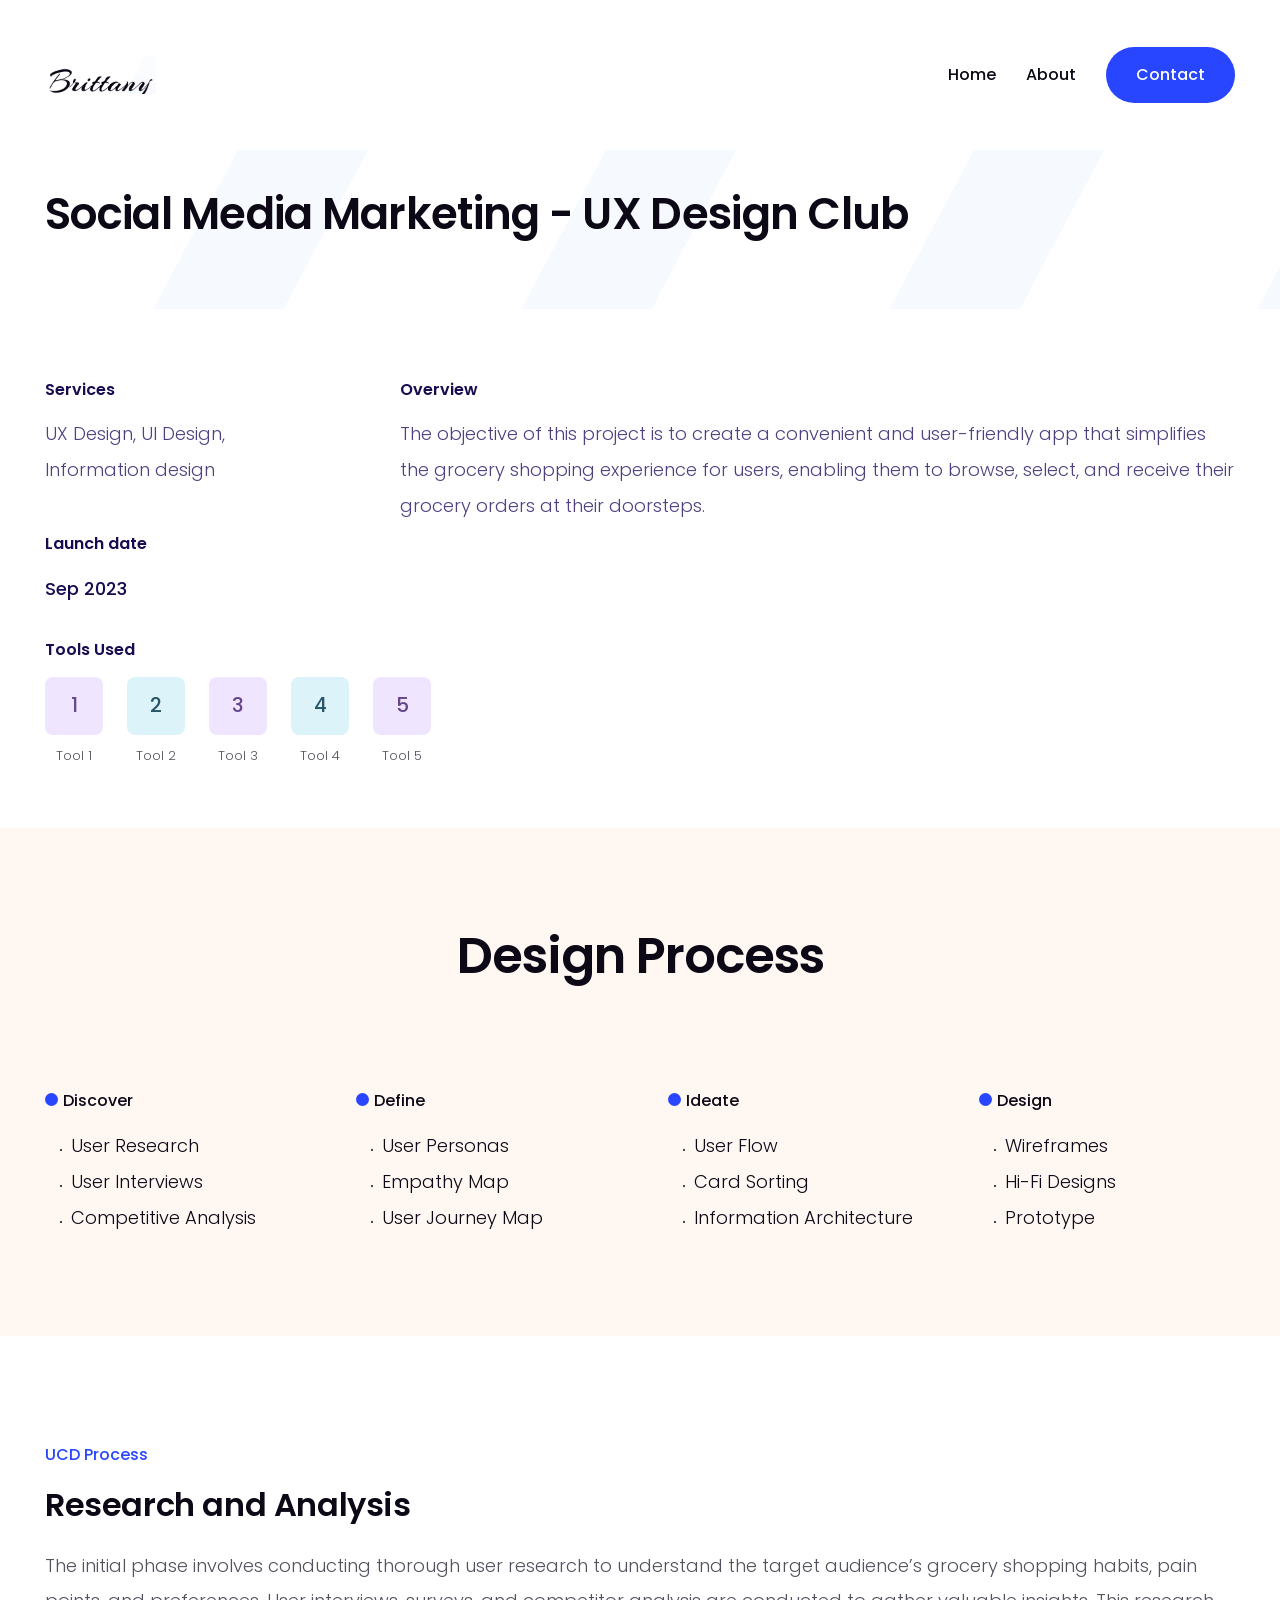
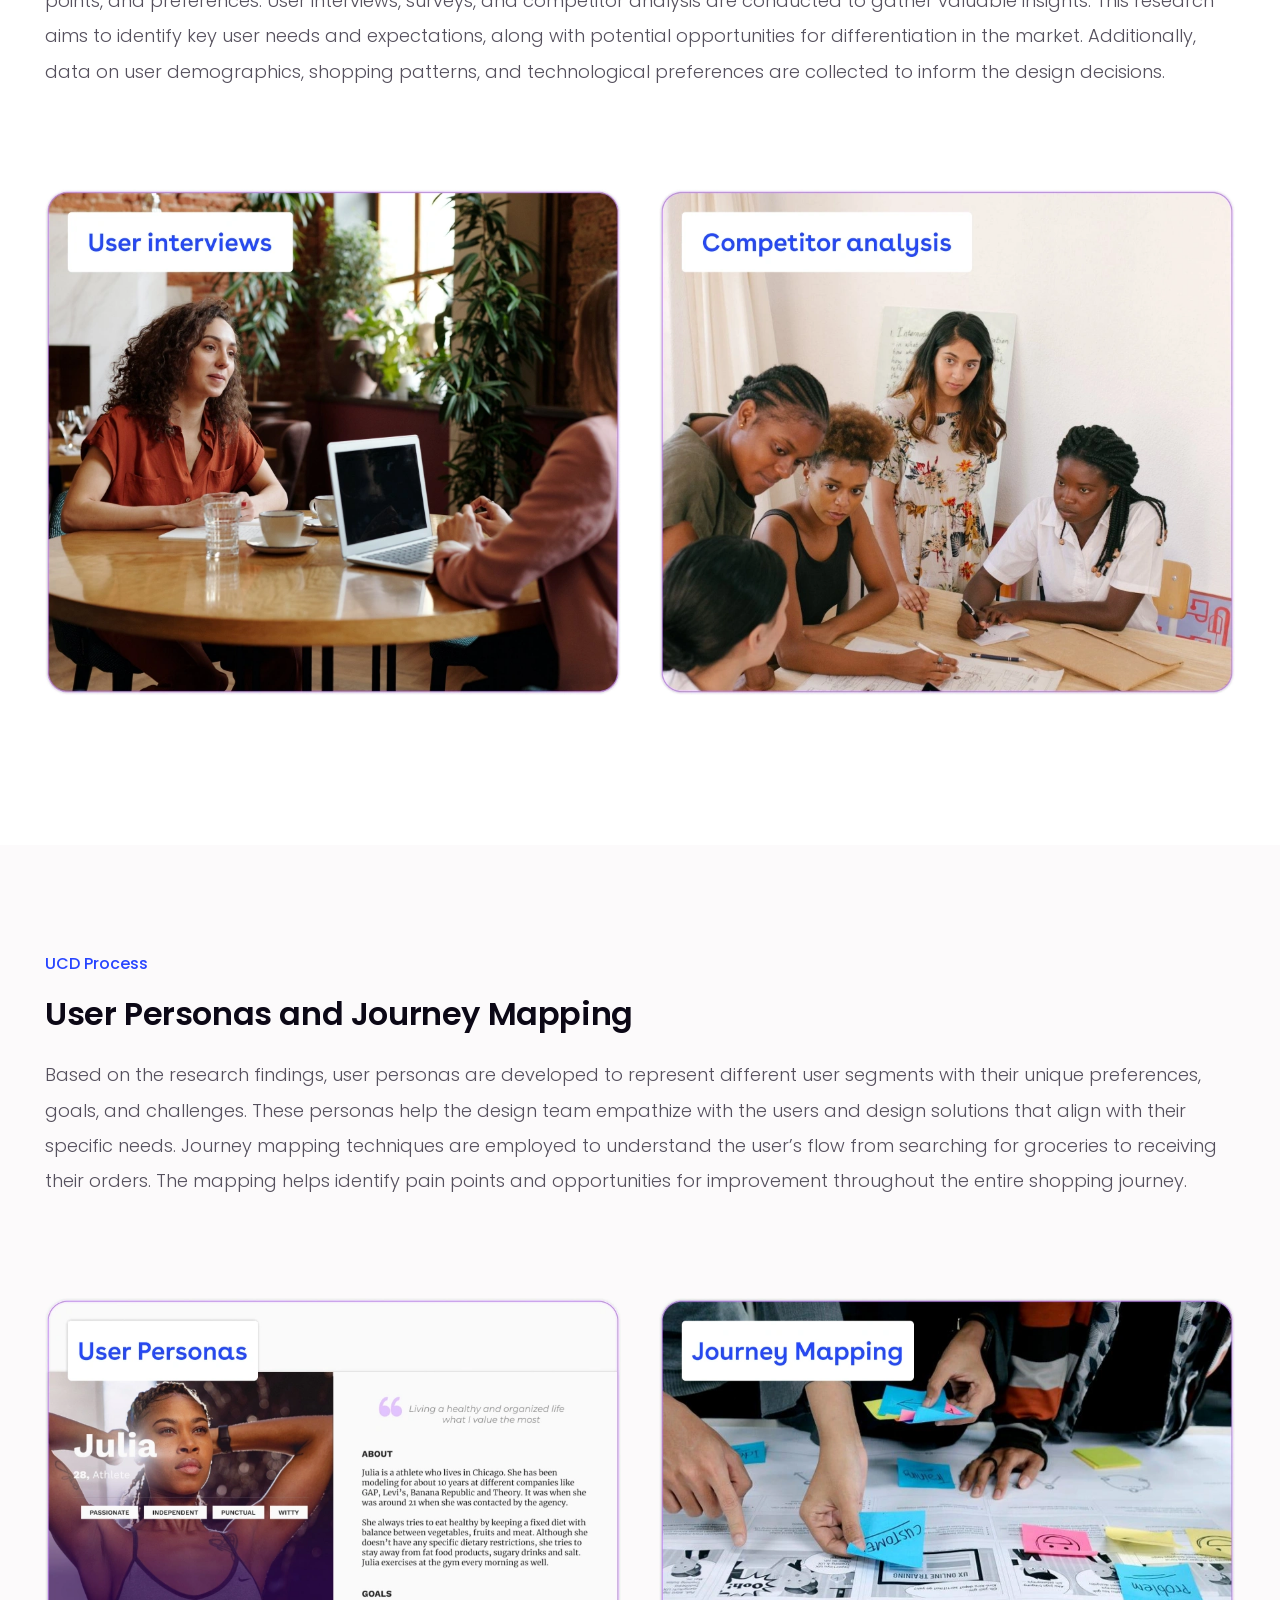
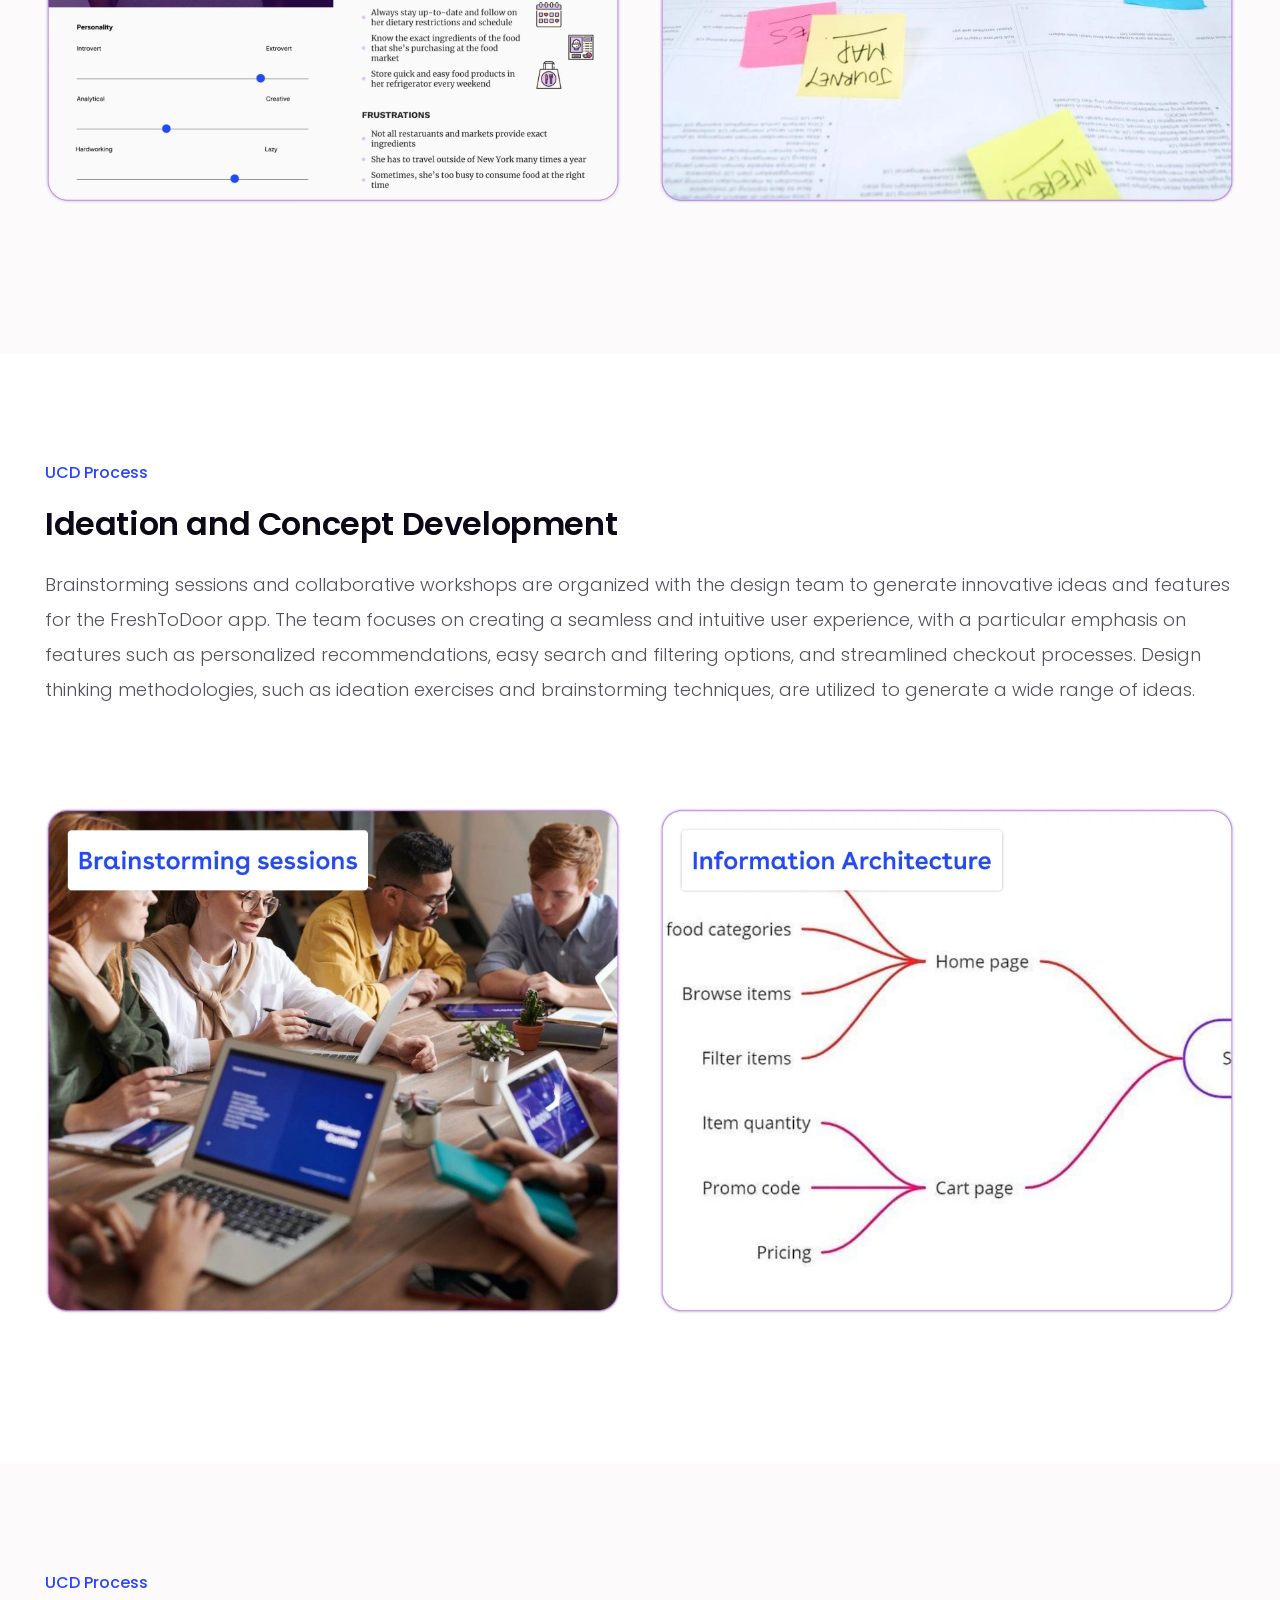
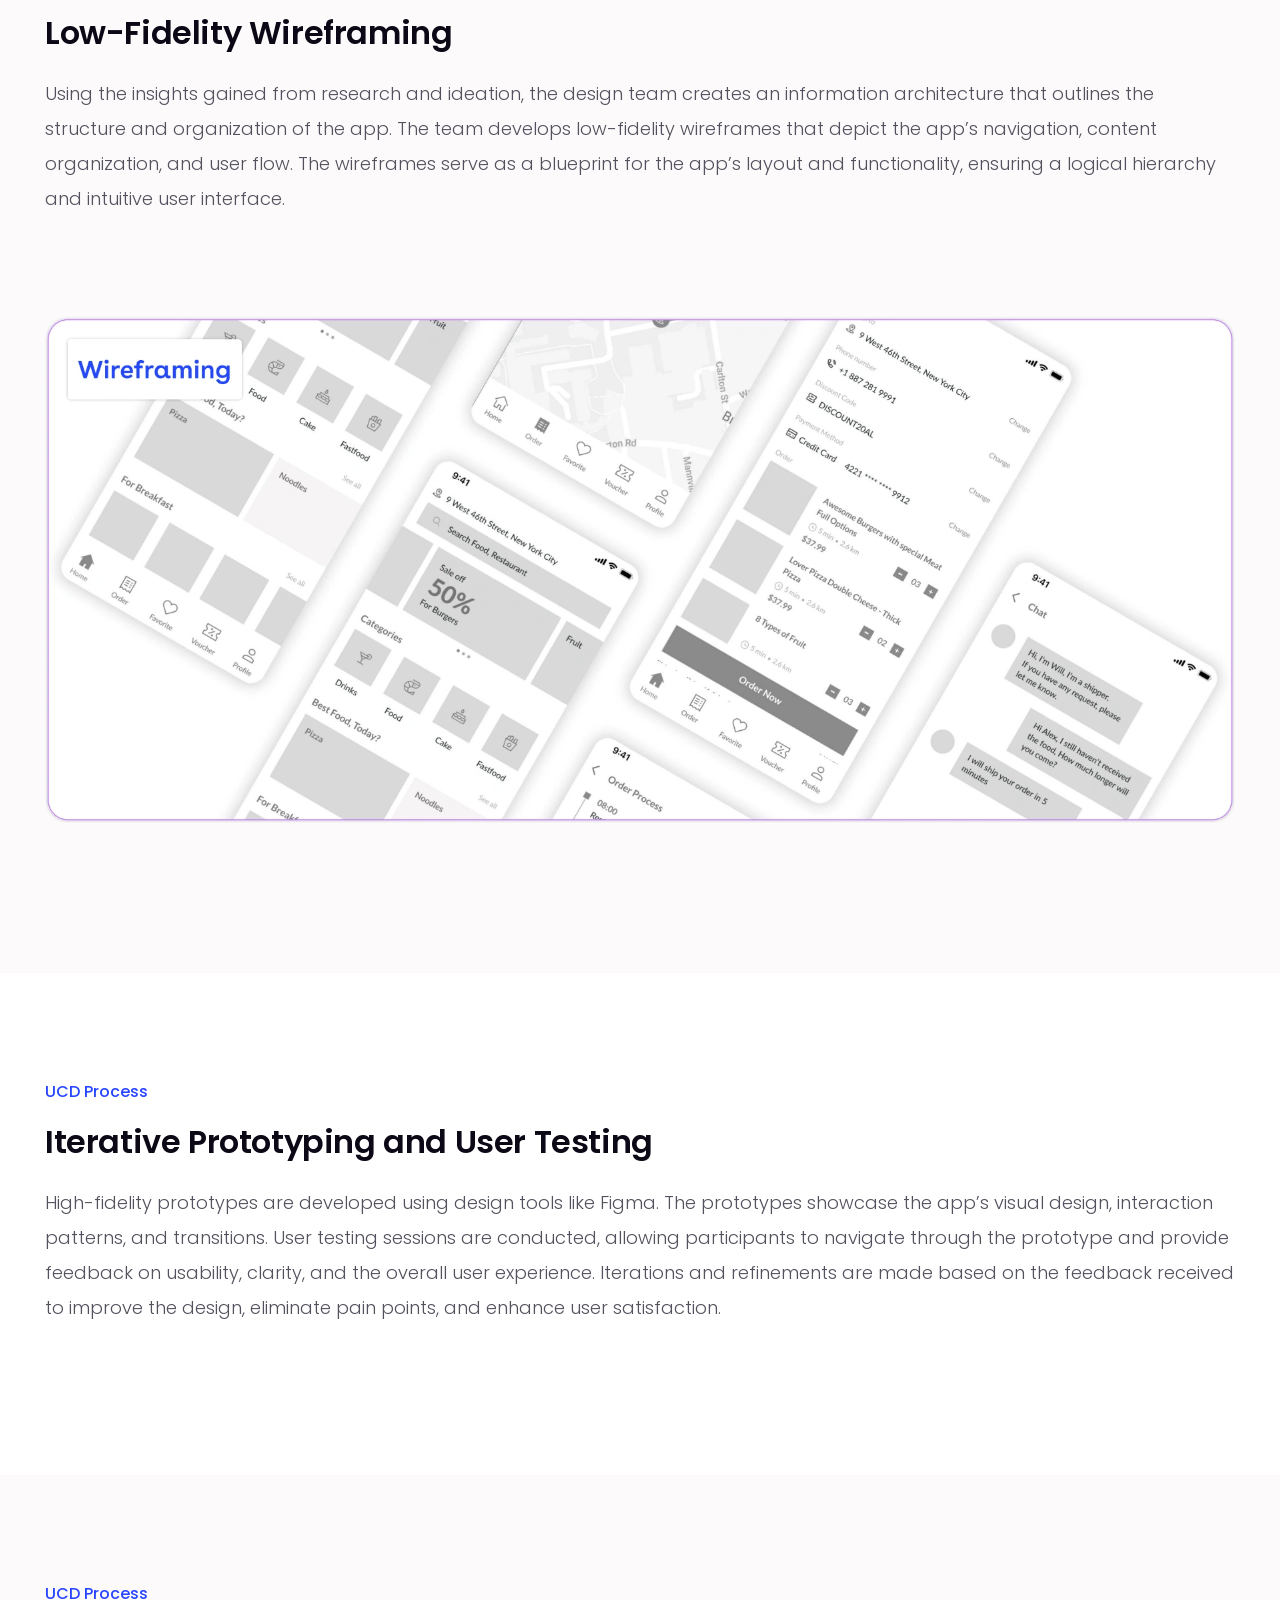
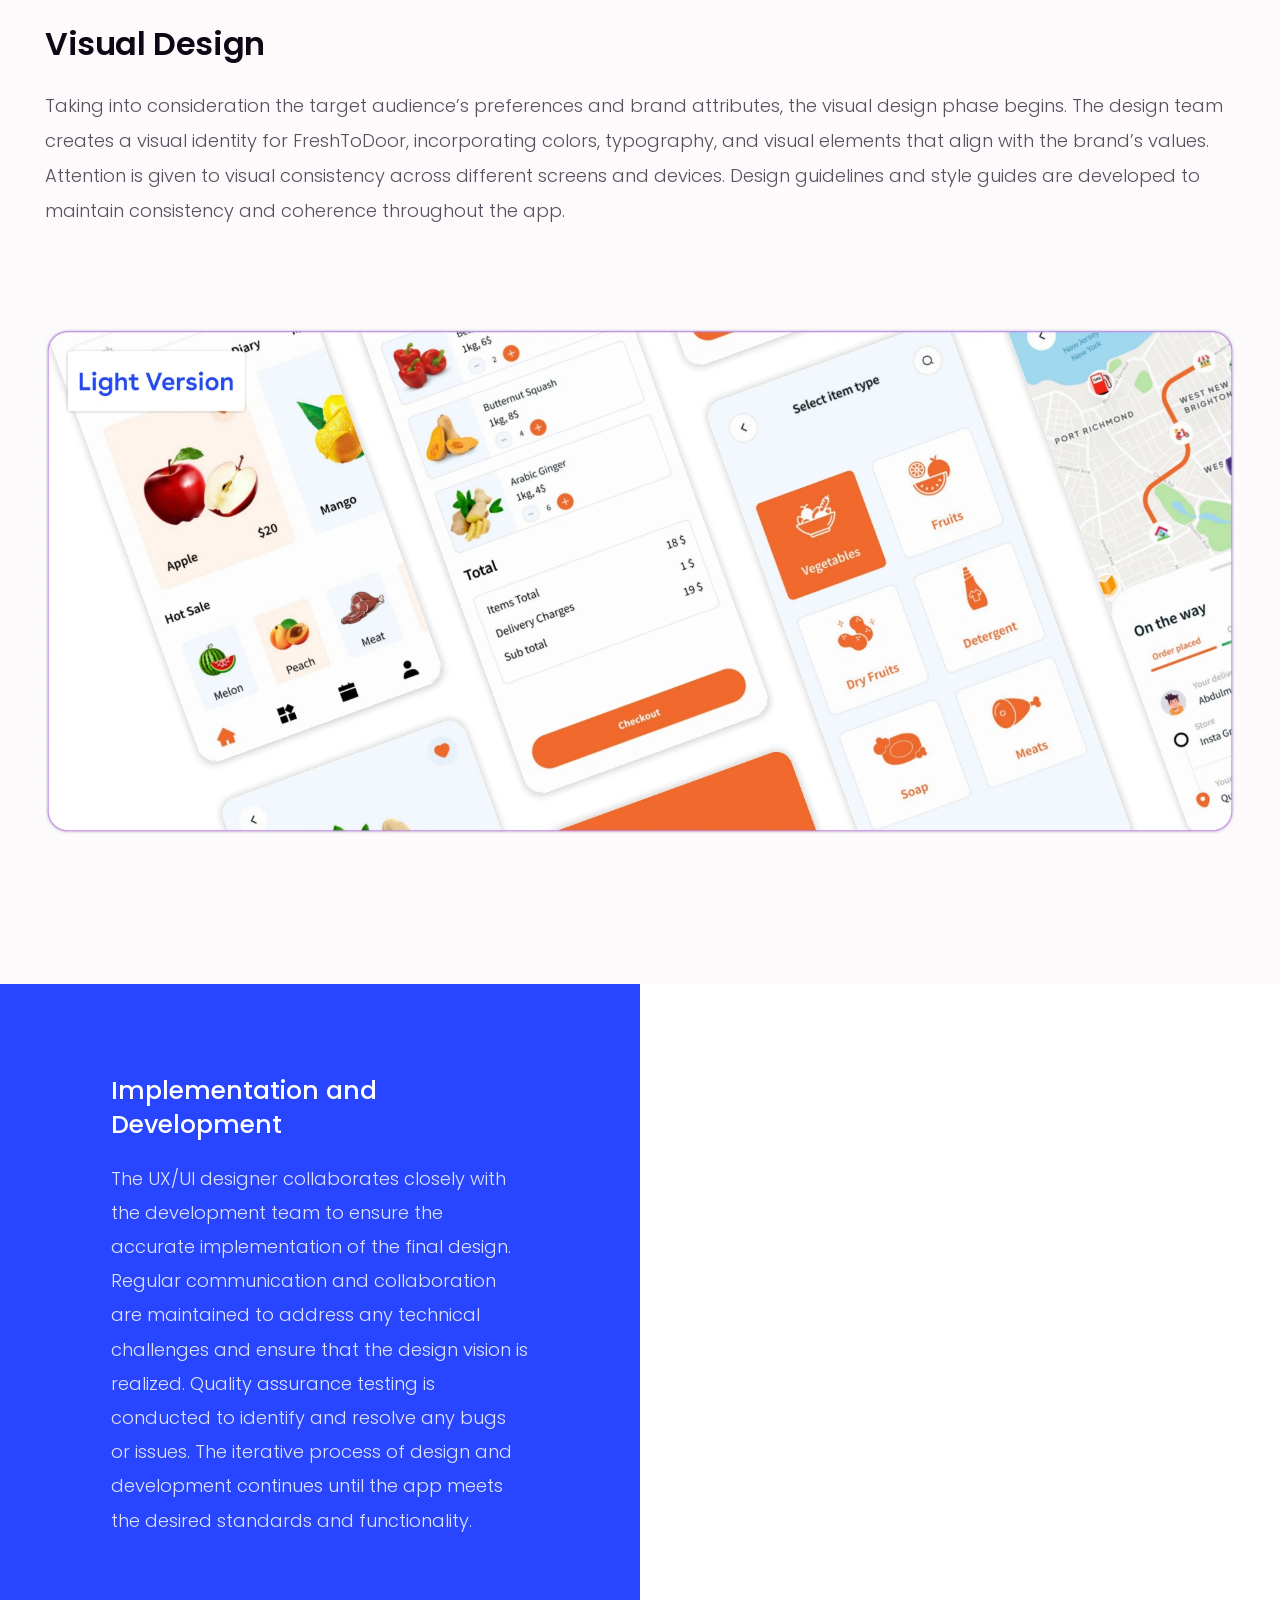
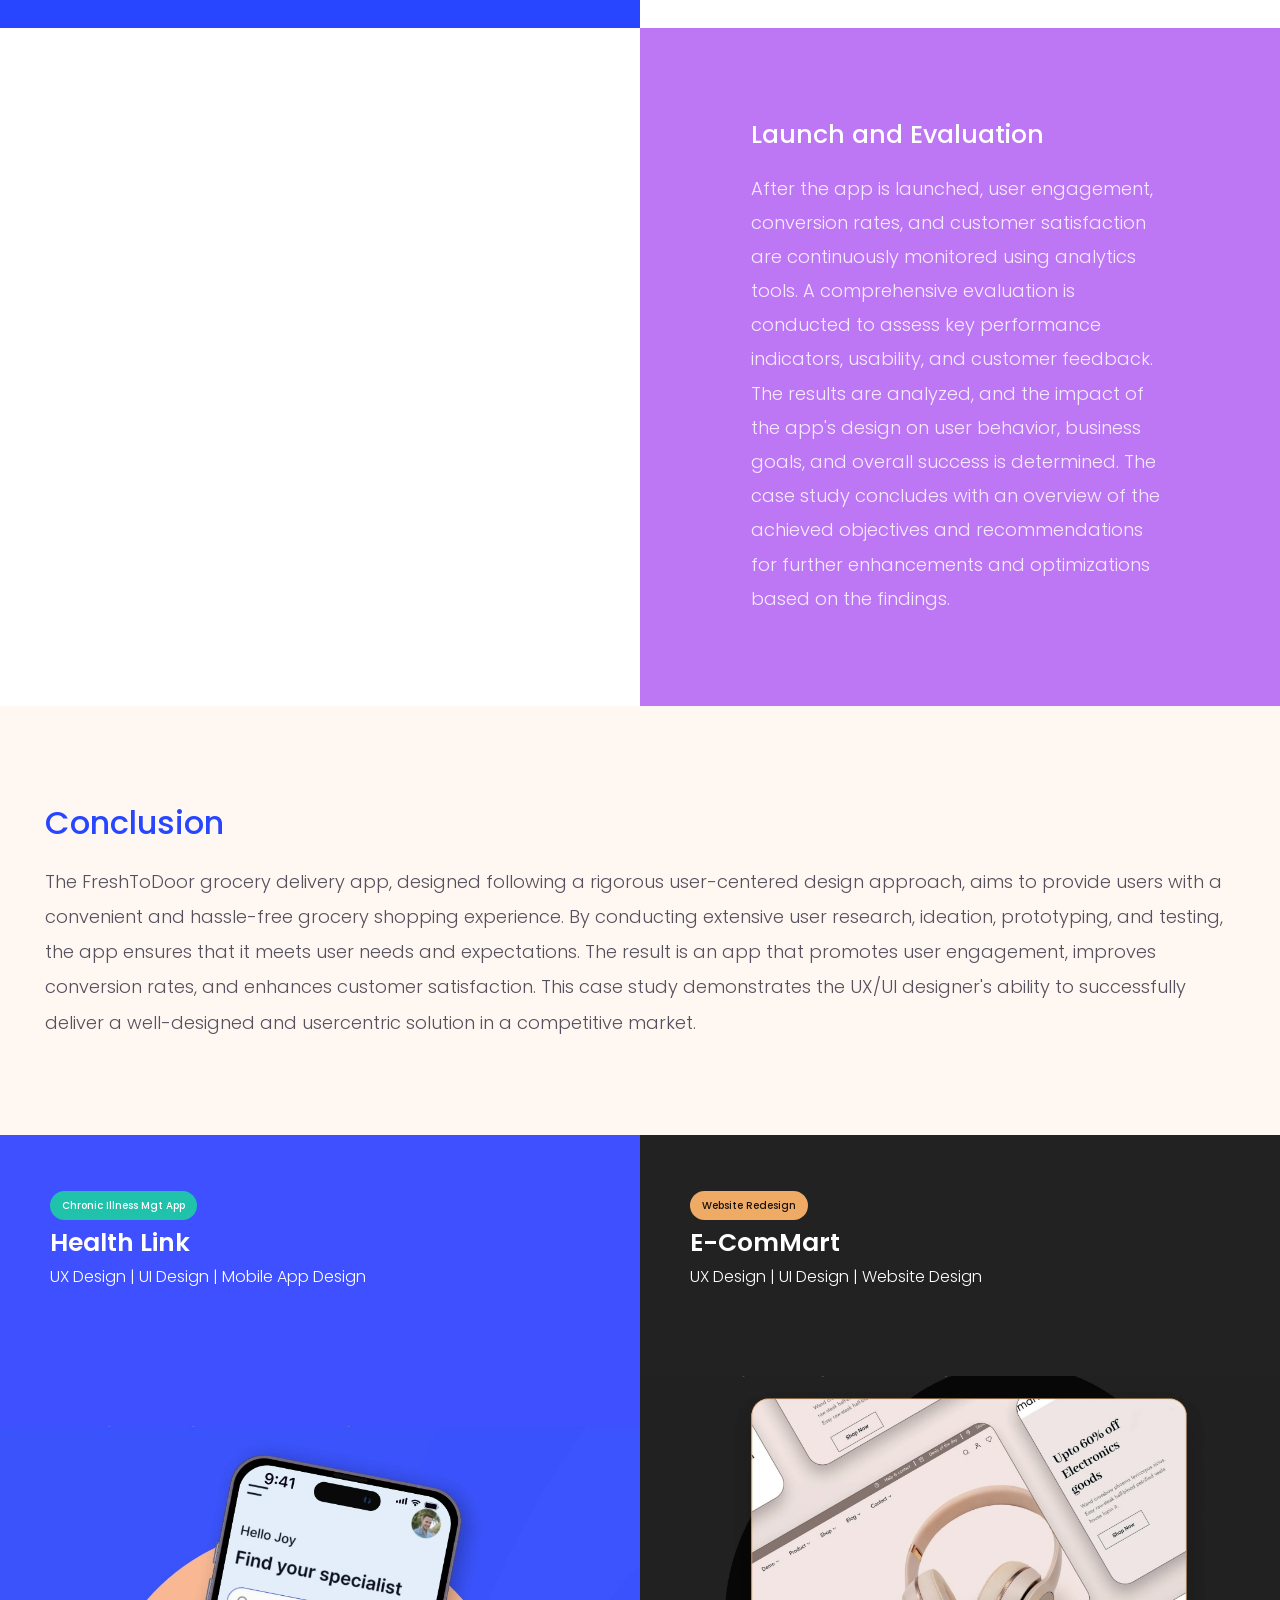
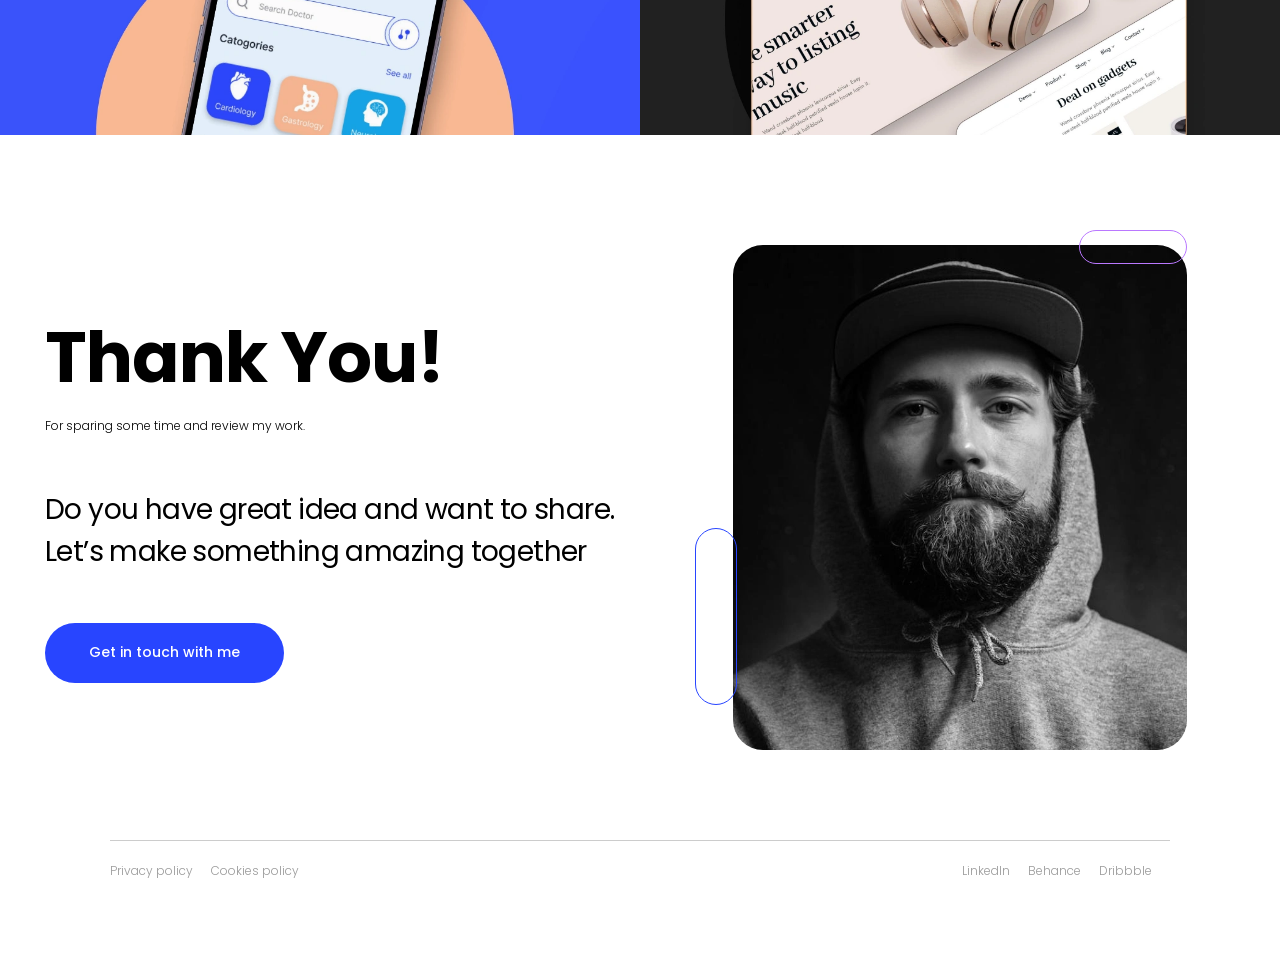
<file: project1-original.html>
<!doctype html><html lang="en"><head><meta charset="utf-8"><meta name="viewport" content="width=device-width, initial-scale=1"><meta name="description" content="Brittany UX design portfolio template — selected digital product design projects."><title>Social Media Marketing - UX Design Club — Brittany</title><link rel="stylesheet" href="project1-original.css"><script src="project1-original.js" defer></script></head><body><a class="skip" href="#main">Skip to content</a><header class="wrap"><a class="logo" href="index.html" aria-label="Brittany home"><img src="project1-original-assets/signature.webp?v=pdf2" alt="Brittany" width="111" height="38"></a><nav aria-label="Main navigation"><a href="index.html">Home</a><a href="index.html#about">About</a><a class="button" href="#contact">Contact</a></nav></header><main id="main"><section class="project-title club-title"><div class="wrap"><h1>Social Media Marketing - UX Design Club</h1></div></section><section class="overview wrap"><aside><h3>Services</h3><p>UX Design, UI Design,<br>Information design</p><h3>Launch date</h3><p class="date">Sep 2023</p></aside><div><h3>Overview</h3><p>The objective of this project is to create a convenient and user-friendly app that simplifies the grocery shopping experience for users, enabling them to browse, select, and receive their grocery orders at their doorsteps.</p></div><div class="project-tools"><h3>Tools Used</h3><div class="tool-row" aria-label="Placeholder design tools"><div class="tool-item"><span class="tool-icon" aria-hidden="true">1</span><span class="tool-name">Tool 1</span></div><div class="tool-item"><span class="tool-icon" aria-hidden="true">2</span><span class="tool-name">Tool 2</span></div><div class="tool-item"><span class="tool-icon" aria-hidden="true">3</span><span class="tool-name">Tool 3</span></div><div class="tool-item"><span class="tool-icon" aria-hidden="true">4</span><span class="tool-name">Tool 4</span></div><div class="tool-item"><span class="tool-icon" aria-hidden="true">5</span><span class="tool-name">Tool 5</span></div></div></div></section><section class="process"><div class="wrap"><h2>Design Process</h2><div class="process-grid"><div><h3>Discover</h3><ul><li>User Research</li><li>User Interviews</li><li>Competitive Analysis</li></ul></div><div><h3>Define</h3><ul><li>User Personas</li><li>Empathy Map</li><li>User Journey Map</li></ul></div><div><h3>Ideate</h3><ul><li>User Flow</li><li>Card Sorting</li><li>Information Architecture</li></ul></div><div><h3>Design</h3><ul><li>Wireframes</li><li>Hi-Fi Designs</li><li>Prototype</li></ul></div></div></div></section><section class="case-section"><div class="wrap"><span class="eyebrow">UCD Process</span><h2>Research and Analysis</h2><p>The initial phase involves conducting thorough user research to understand the target audience’s grocery shopping habits, pain points, and preferences. User interviews, surveys, and competitor analysis are conducted to gather valuable insights. This research aims to identify key user needs and expectations, along with potential opportunities for differentiation in the market. Additionally, data on user demographics, shopping patterns, and technological preferences are collected to inform the design decisions.</p><div class="gallery "><img src="project1-original-assets/interviews.webp?v=pdf2" alt="interviews design process illustration" loading="lazy"><img src="project1-original-assets/competitors.webp?v=pdf2" alt="competitors design process illustration" loading="lazy"></div></div></section><section class="case-section"><div class="wrap"><span class="eyebrow">UCD Process</span><h2>User Personas and Journey Mapping</h2><p>Based on the research findings, user personas are developed to represent different user segments with their unique preferences, goals, and challenges. These personas help the design team empathize with the users and design solutions that align with their specific needs. Journey mapping techniques are employed to understand the user’s flow from searching for groceries to receiving their orders. The mapping helps identify pain points and opportunities for improvement throughout the entire shopping journey.</p><div class="gallery "><img src="project1-original-assets/personas.webp?v=pdf2" alt="personas design process illustration" loading="lazy"><img src="project1-original-assets/journey.webp?v=pdf2" alt="journey design process illustration" loading="lazy"></div></div></section><section class="case-section"><div class="wrap"><span class="eyebrow">UCD Process</span><h2>Ideation and Concept Development</h2><p>Brainstorming sessions and collaborative workshops are organized with the design team to generate innovative ideas and features for the FreshToDoor app. The team focuses on creating a seamless and intuitive user experience, with a particular emphasis on features such as personalized recommendations, easy search and filtering options, and streamlined checkout processes. Design thinking methodologies, such as ideation exercises and brainstorming techniques, are utilized to generate a wide range of ideas.</p><div class="gallery "><img src="project1-original-assets/brainstorm.webp?v=pdf2" alt="brainstorm design process illustration" loading="lazy"><img src="project1-original-assets/architecture.webp?v=pdf2" alt="architecture design process illustration" loading="lazy"></div></div></section><section class="case-section"><div class="wrap"><span class="eyebrow">UCD Process</span><h2>Low-Fidelity Wireframing</h2><p>Using the insights gained from research and ideation, the design team creates an information architecture that outlines the structure and organization of the app. The team develops low-fidelity wireframes that depict the app’s navigation, content organization, and user flow. The wireframes serve as a blueprint for the app’s layout and functionality, ensuring a logical hierarchy and intuitive user interface.</p><div class="gallery single"><img src="project1-original-assets/wireframes.webp?v=pdf2" alt="wireframes design process illustration" loading="lazy"></div></div></section><section class="case-section"><div class="wrap"><span class="eyebrow">UCD Process</span><h2>Iterative Prototyping and User Testing</h2><p>High-fidelity prototypes are developed using design tools like Figma. The prototypes showcase the app’s visual design, interaction patterns, and transitions. User testing sessions are conducted, allowing participants to navigate through the prototype and provide feedback on usability, clarity, and the overall user experience. Iterations and refinements are made based on the feedback received to improve the design, eliminate pain points, and enhance user satisfaction.</p><div class="gallery "></div></div></section><section class="case-section"><div class="wrap"><span class="eyebrow">UCD Process</span><h2>Visual Design</h2><p>Taking into consideration the target audience’s preferences and brand attributes, the visual design phase begins. The design team creates a visual identity for FreshToDoor, incorporating colors, typography, and visual elements that align with the brand’s values. Attention is given to visual consistency across different screens and devices. Design guidelines and style guides are developed to maintain consistency and coherence throughout the app.</p><div class="gallery single"><img src="project1-original-assets/light.webp?v=pdf2" alt="light design process illustration" loading="lazy"></div></div></section><section class="delivery" aria-label="Implementation and launch"><div class="delivery-panel implementation"><div><h2>Implementation and Development</h2><p>The UX/UI designer collaborates closely with the development team to ensure the accurate implementation of the final design. Regular communication and collaboration are maintained to address any technical challenges and ensure that the design vision is realized. Quality assurance testing is conducted to identify and resolve any bugs or issues. The iterative process of design and development continues until the app meets the desired standards and functionality.</p></div></div><div class="delivery-panel launch"><div><h2>Launch and Evaluation</h2><p>After the app is launched, user engagement, conversion rates, and customer satisfaction are continuously monitored using analytics tools. A comprehensive evaluation is conducted to assess key performance indicators, usability, and customer feedback. The results are analyzed, and the impact of the app's design on user behavior, business goals, and overall success is determined. The case study concludes with an overview of the achieved objectives and recommendations for further enhancements and optimizations based on the findings.</p></div></div></section><section class="conclusion"><div class="wrap"><h2>Conclusion</h2><p>The FreshToDoor grocery delivery app, designed following a rigorous user-centered design approach, aims to provide users with a convenient and hassle-free grocery shopping experience. By conducting extensive user research, ideation, prototyping, and testing, the app ensures that it meets user needs and expectations. The result is an app that promotes user engagement, improves conversion rates, and enhances customer satisfaction. This case study demonstrates the UX/UI designer's ability to successfully deliver a well-designed and usercentric solution in a competitive market.</p></div></section><section class="related" aria-label="More projects"><a class="project health" href="health-link.html"><div class="project-inner wrap"><img src="project1-original-assets/related-health-art.webp?v=pdf2" alt="Health Link design preview" loading="lazy"><div><span class="tag">Chronic Illness Mgt App</span><h2>Health Link</h2><p>UX Design | UI Design | Mobile App Design</p></div></div></a><a class="project ecom" href="ecommart.html"><div class="project-inner wrap"><img src="project1-original-assets/related-ecom-art.webp?v=pdf2" alt="E-ComMart design preview" loading="lazy"><div><span class="tag">Website Redesign</span><h2>E-ComMart</h2><p>UX Design | UI Design | Website Design</p></div></div></a></section></main><section class="contact wrap" id="contact"><div><h2>Thank You!</h2><small>For sparing some time and review my work.</small><p>Do you have great idea and want to share.<br>Let’s make something amazing together</p><button class="button" data-contact>Get in touch with me</button></div><div class="portrait"><img src="project1-original-assets/portrait.webp?v=pdf2" alt="Template portrait of a man wearing a cap" loading="lazy"></div></section><footer class="wrap"><div><button data-info="Privacy policy">Privacy policy</button><button data-info="Cookies policy">Cookies policy</button></div><div><button data-info="LinkedIn">LinkedIn</button><button data-info="Behance">Behance</button><button data-info="Dribbble">Dribbble</button></div></footer><dialog id="notice"><form method="dialog"><button class="close" aria-label="Close dialog">×</button><h2 id="notice-title">Get in touch</h2><p id="notice-text">This is the template contact area. Contact details will be added with the portfolio content.</p><button class="button">Close</button></form></dialog></body></html>
</file>
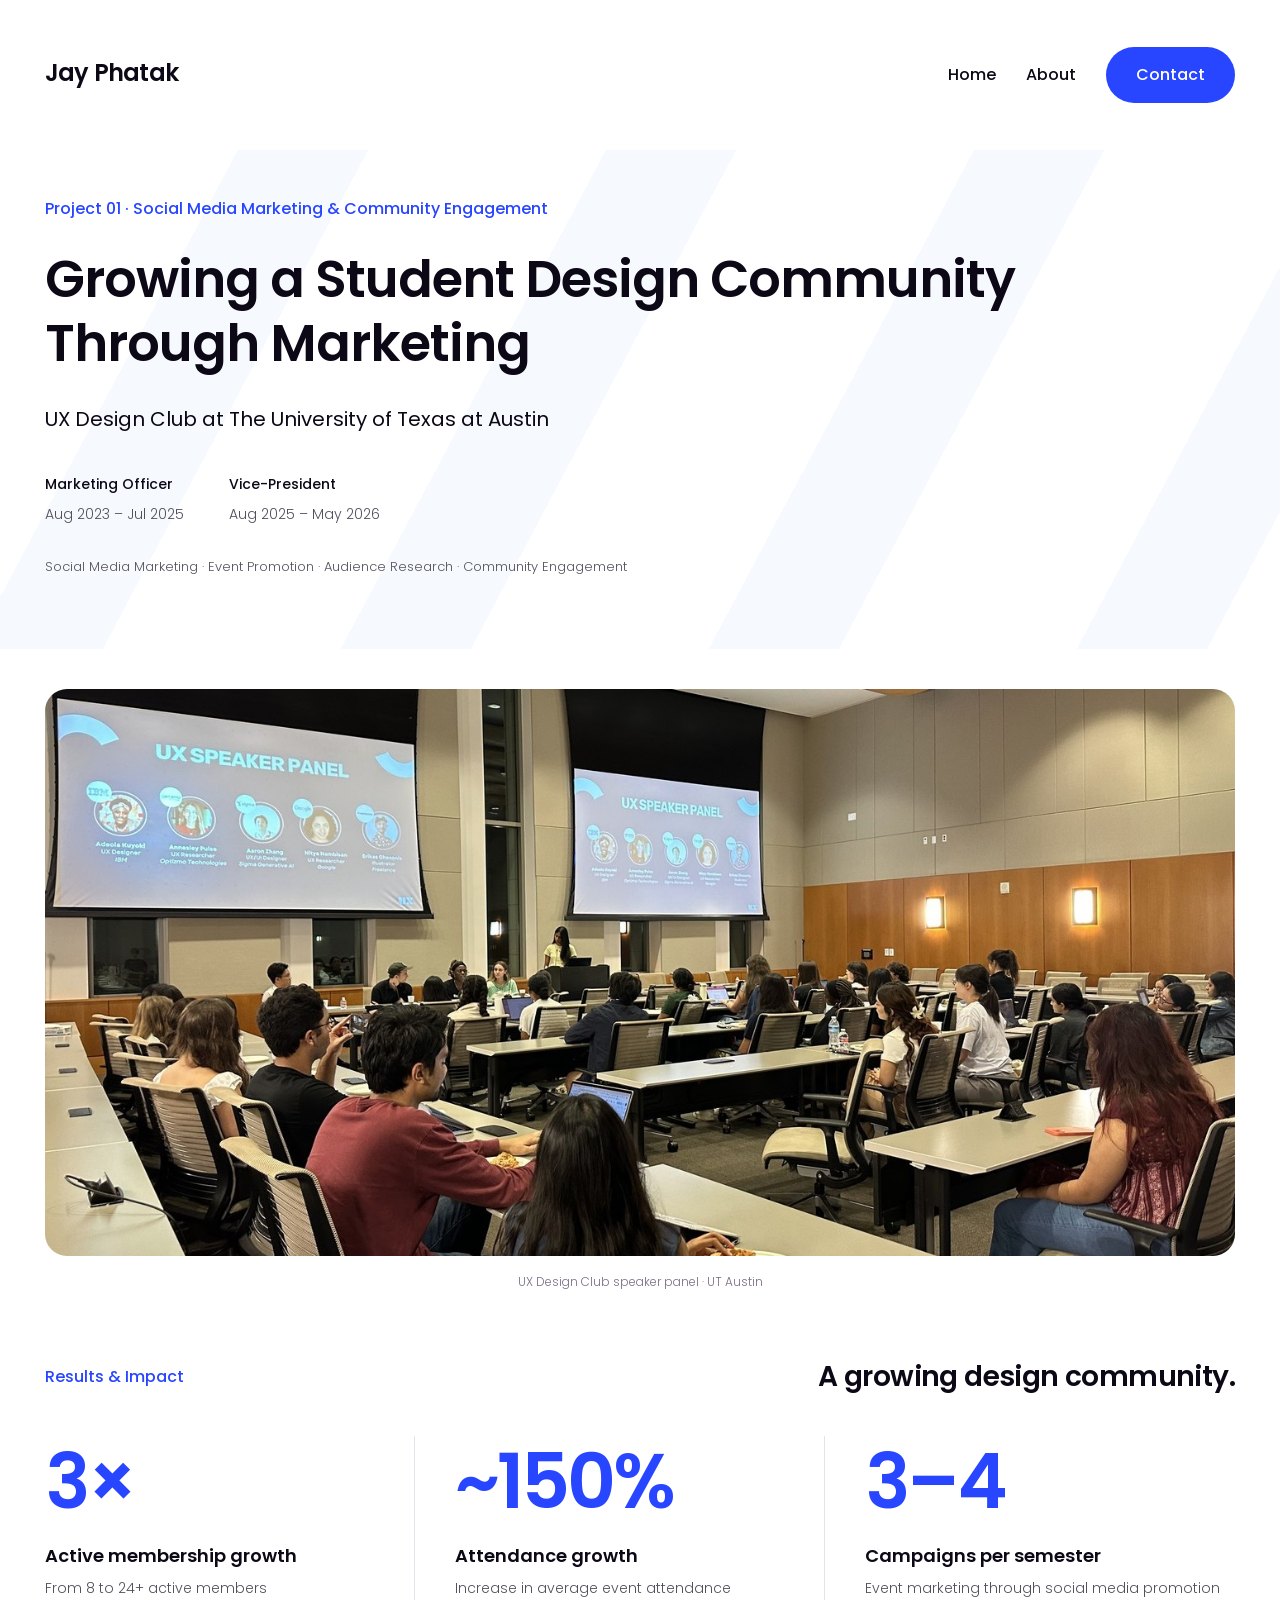
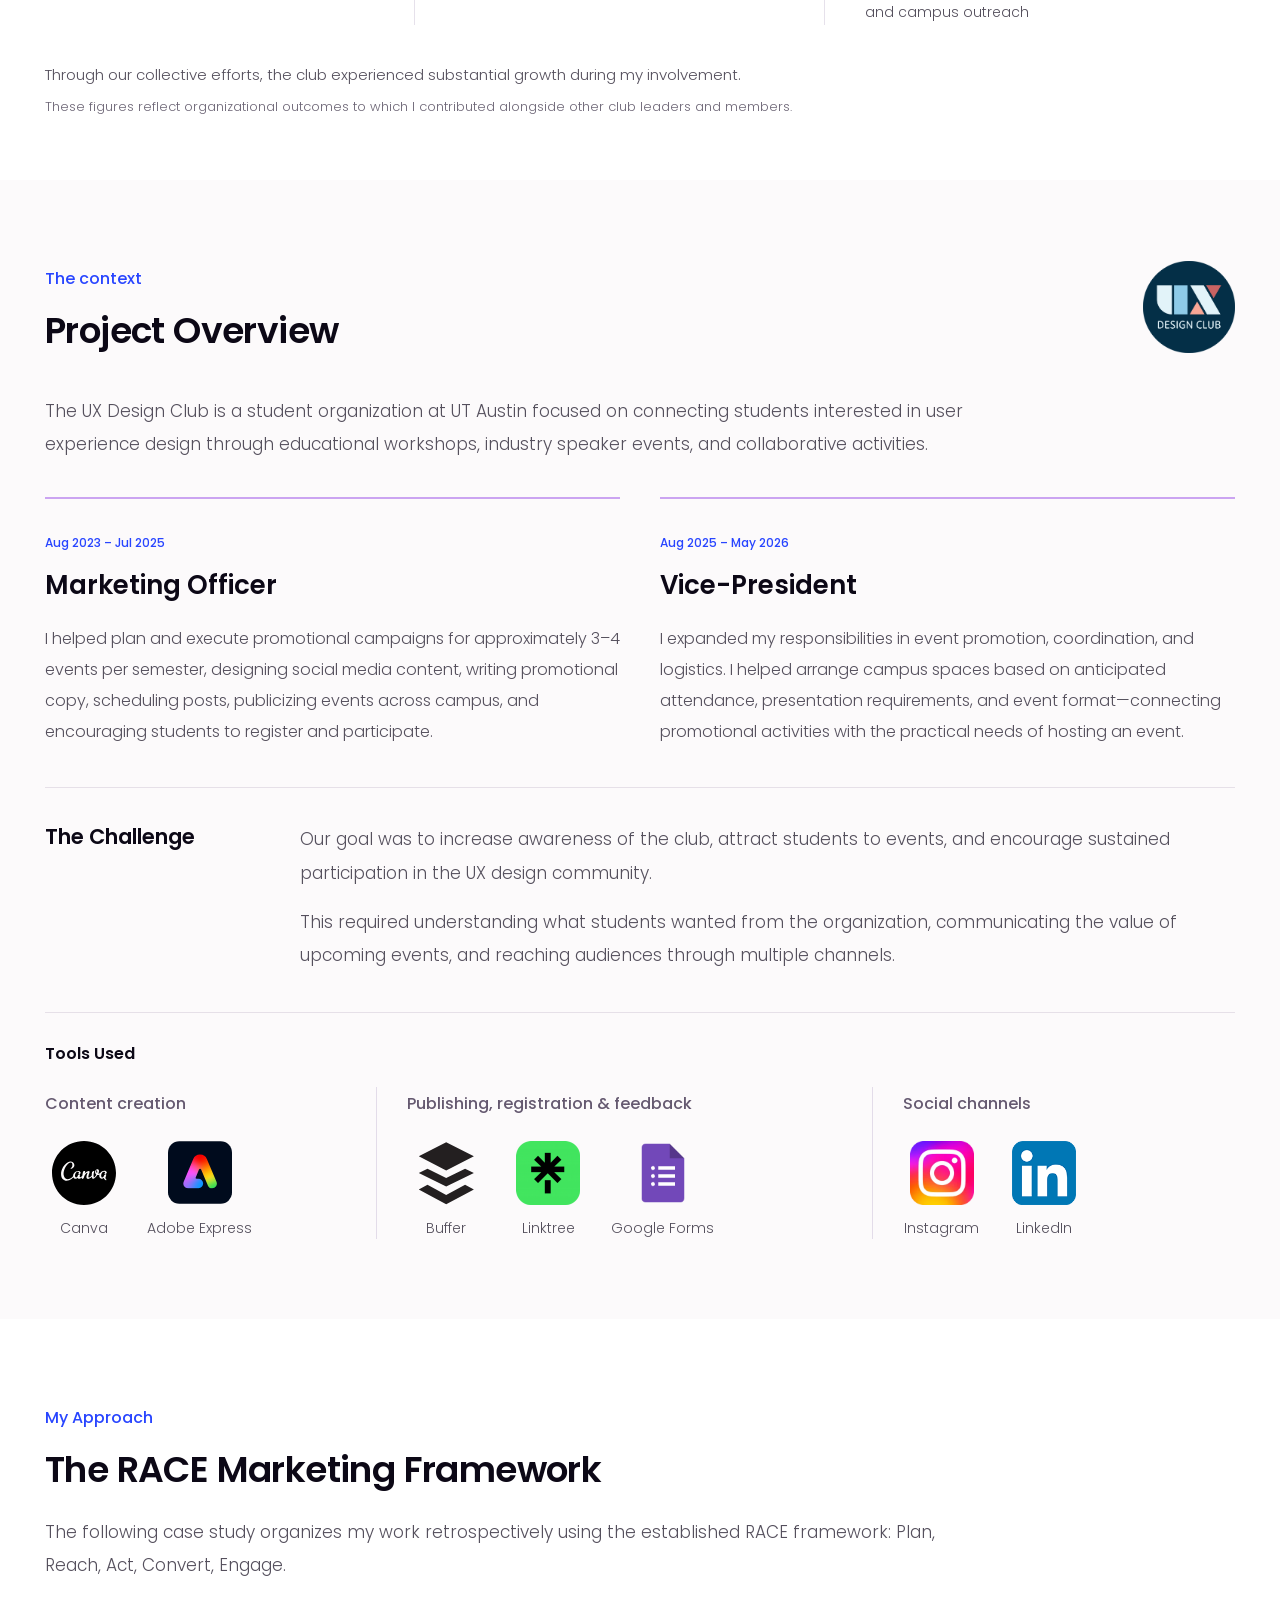
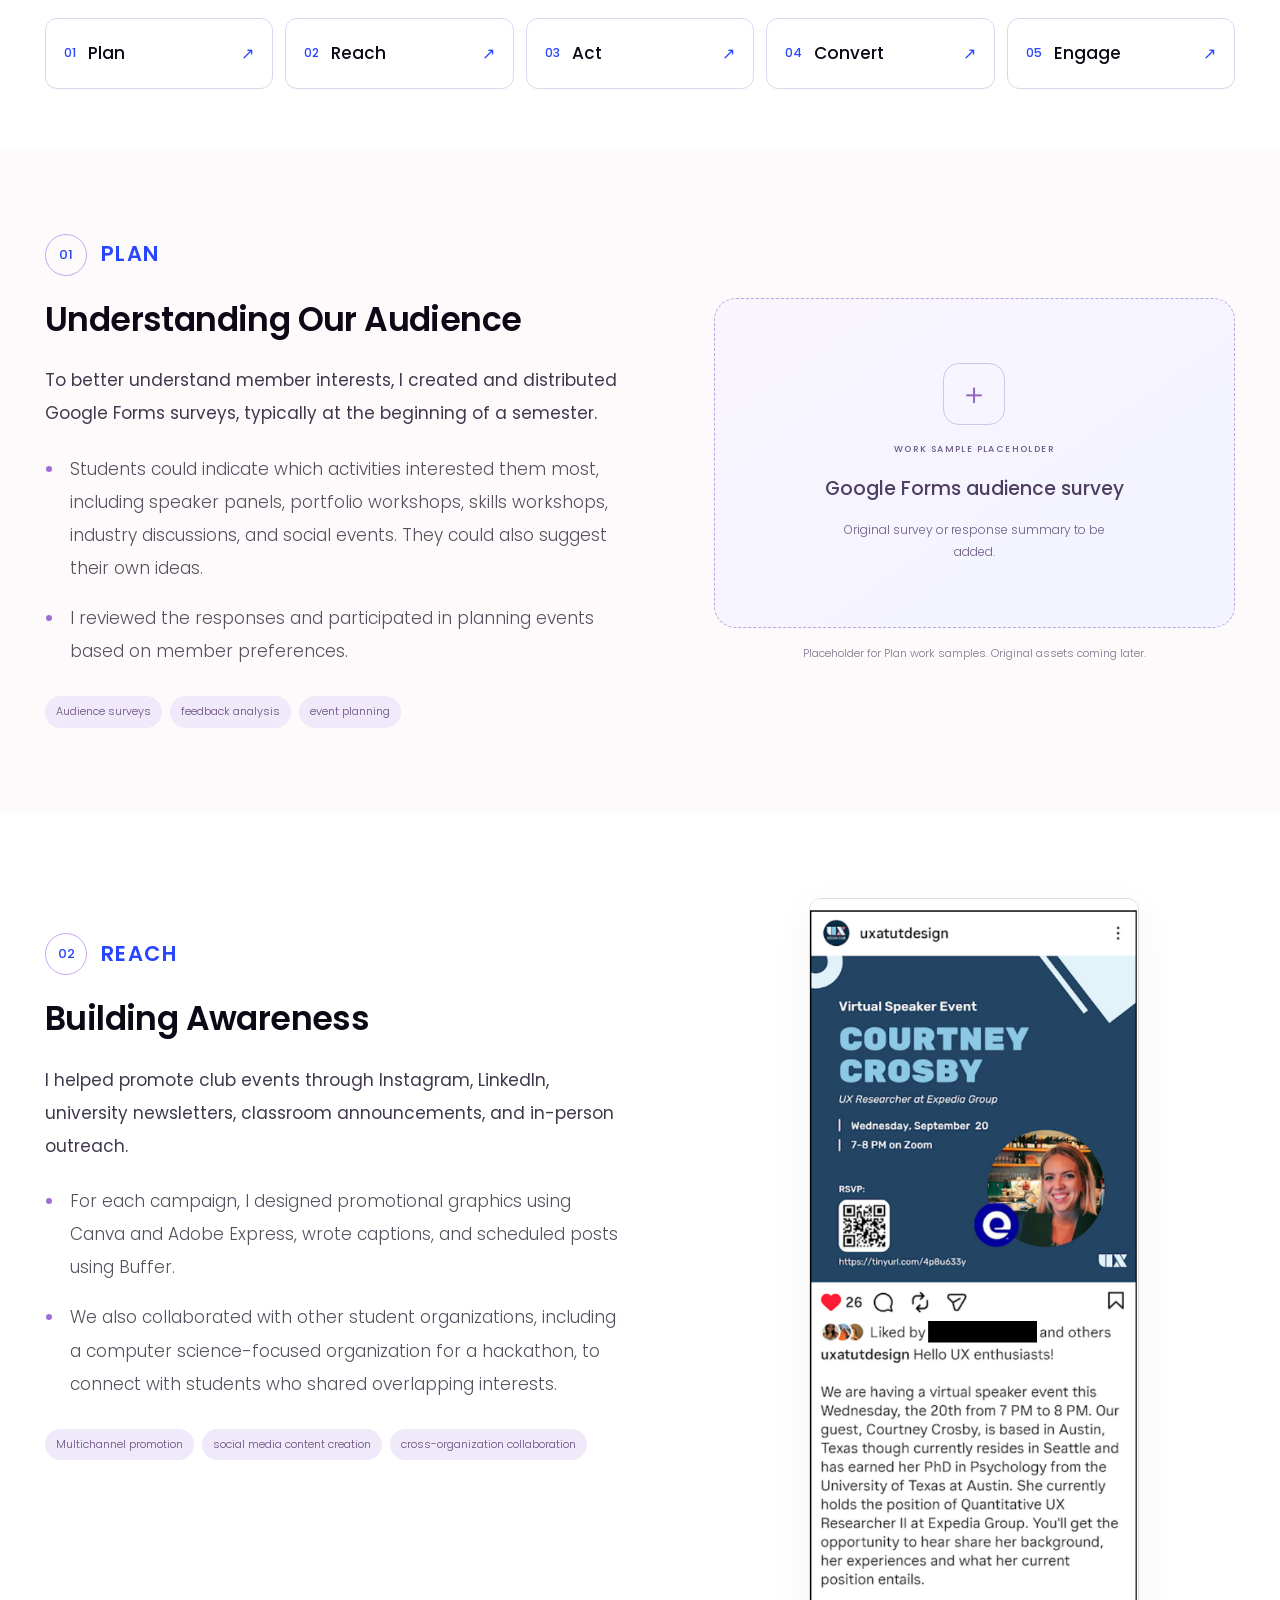
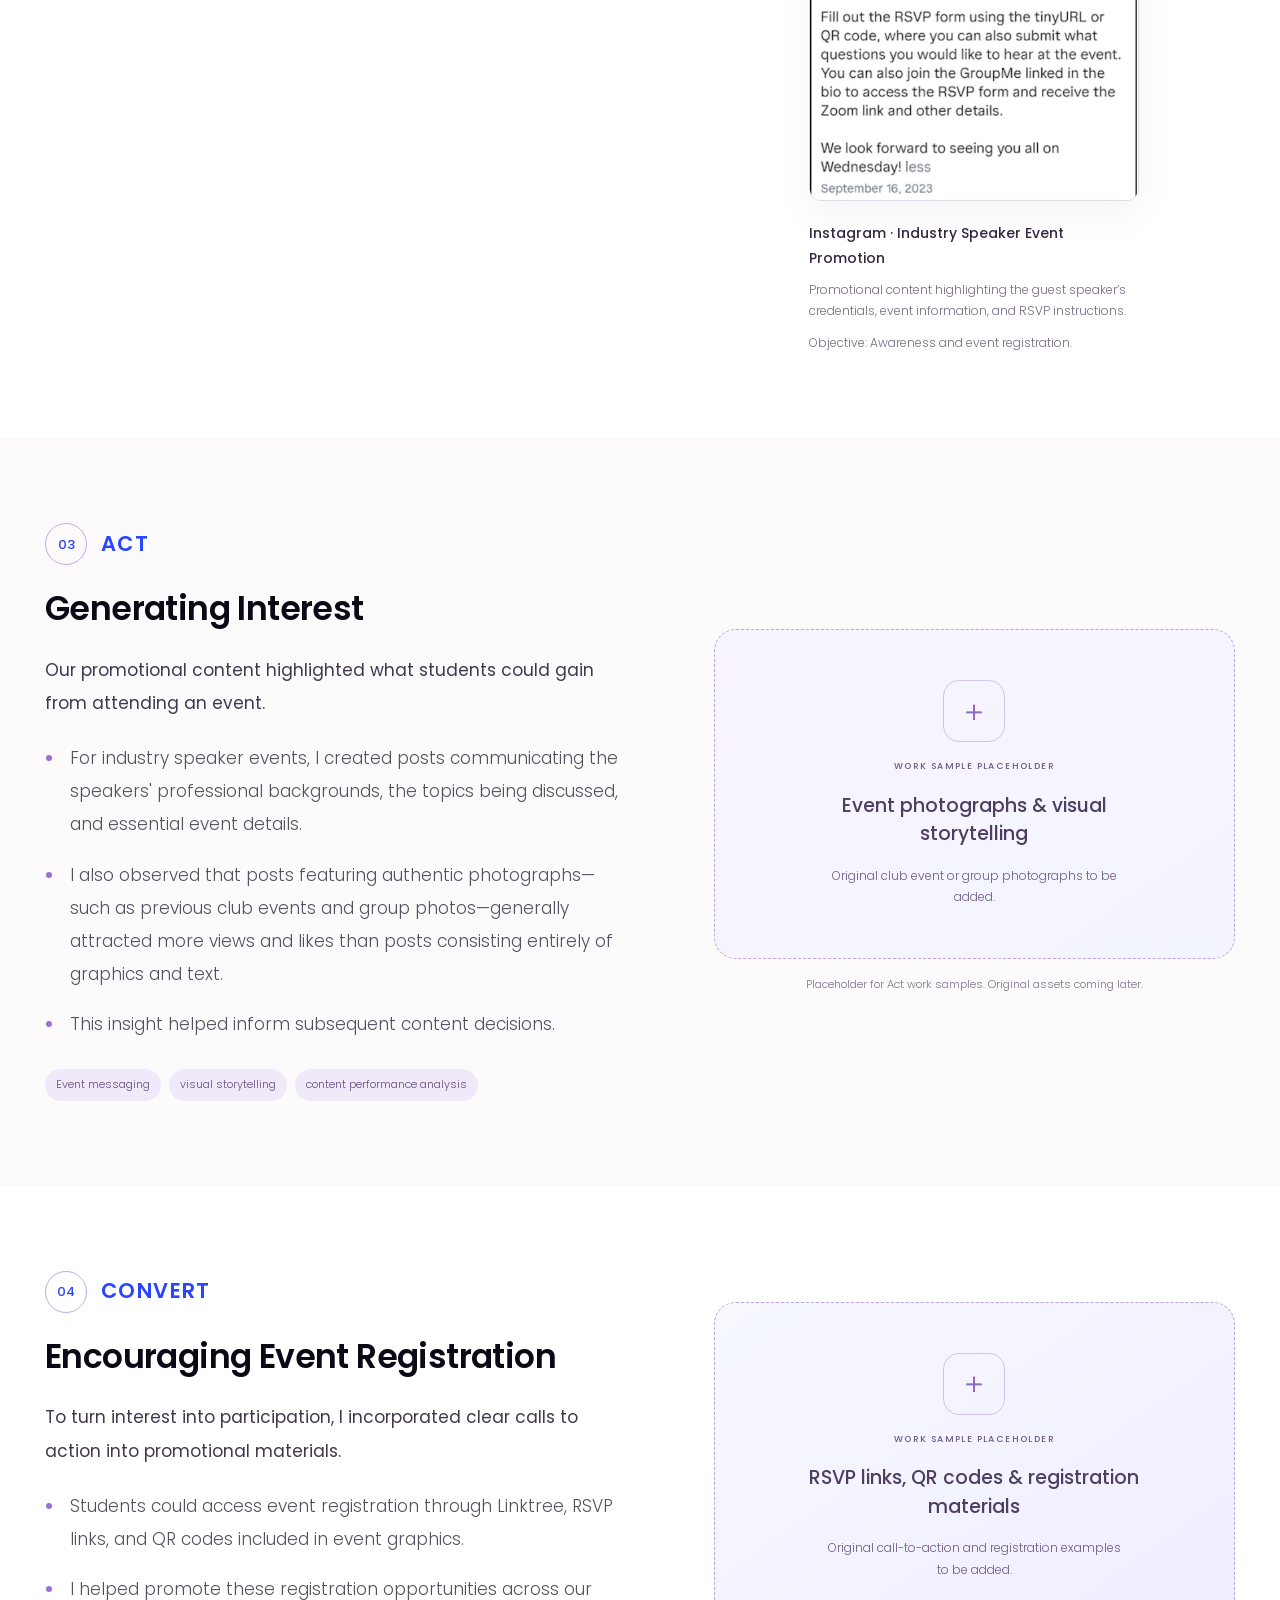
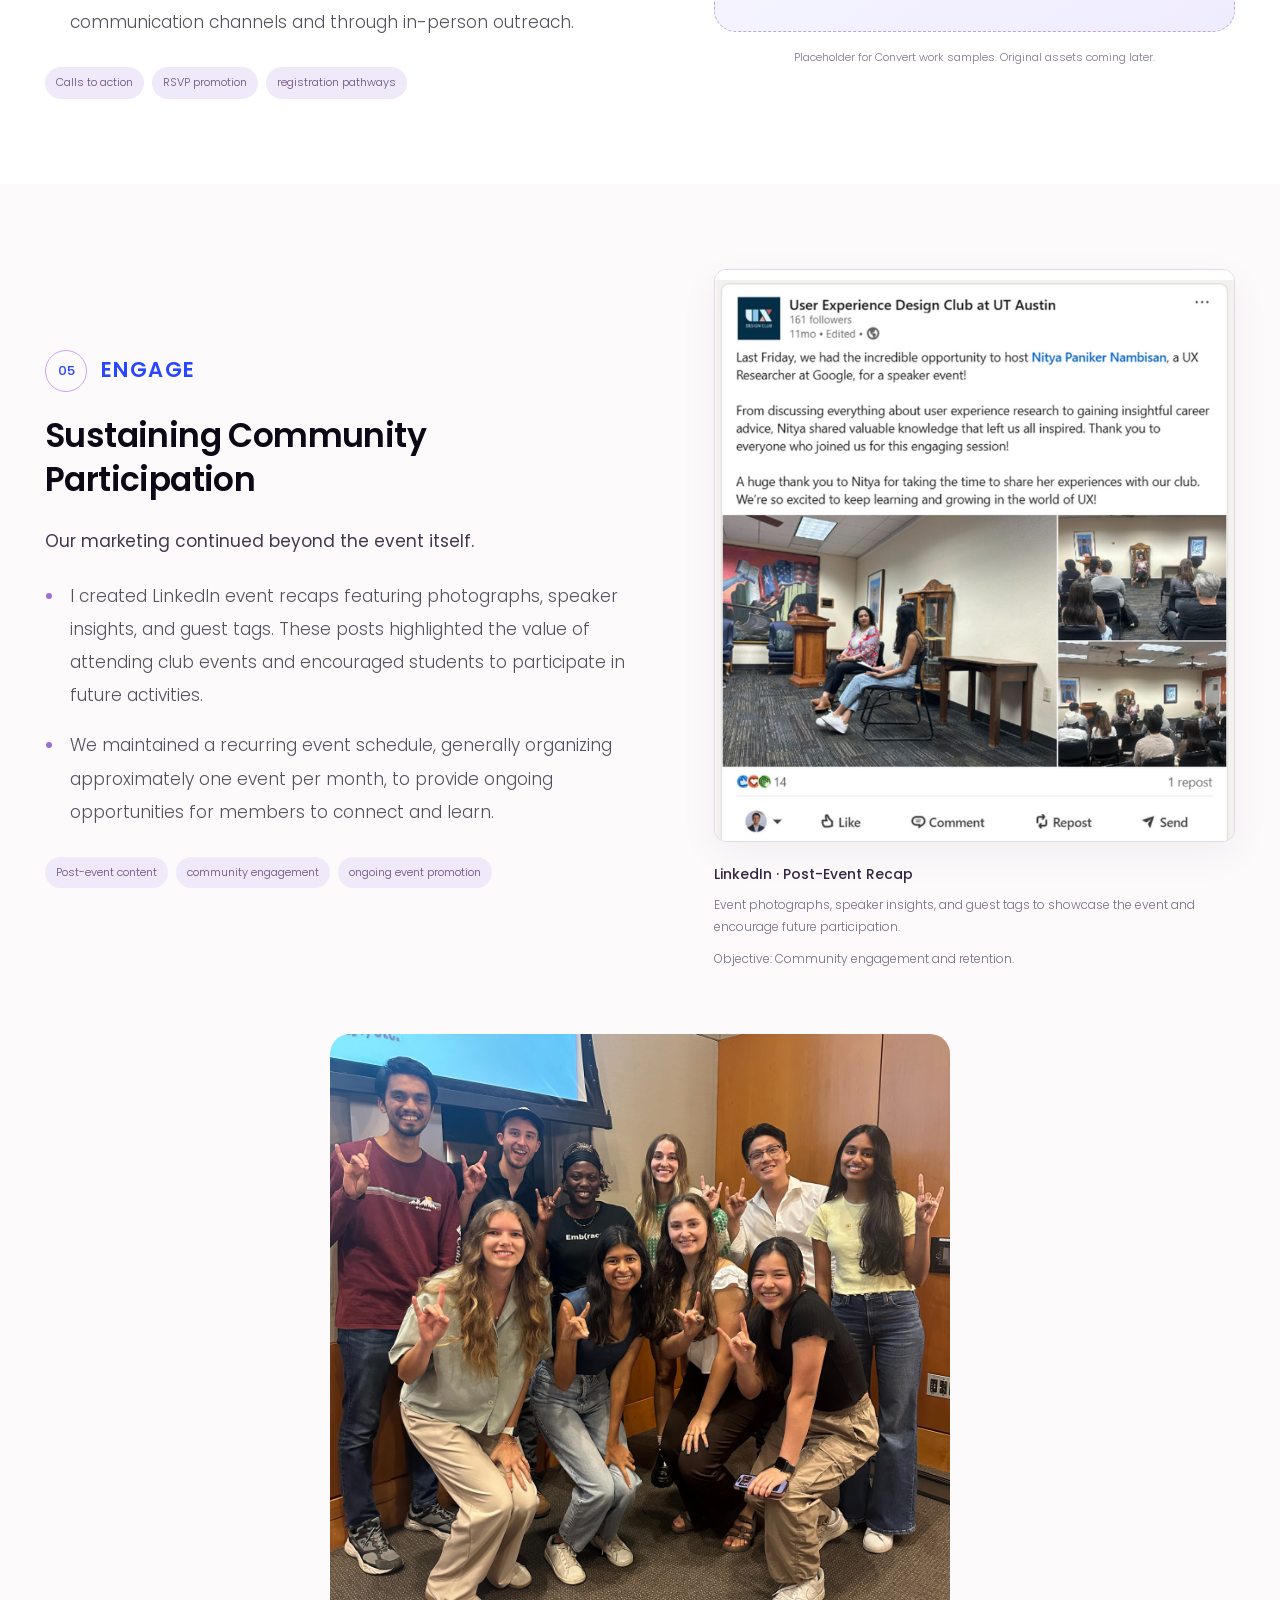
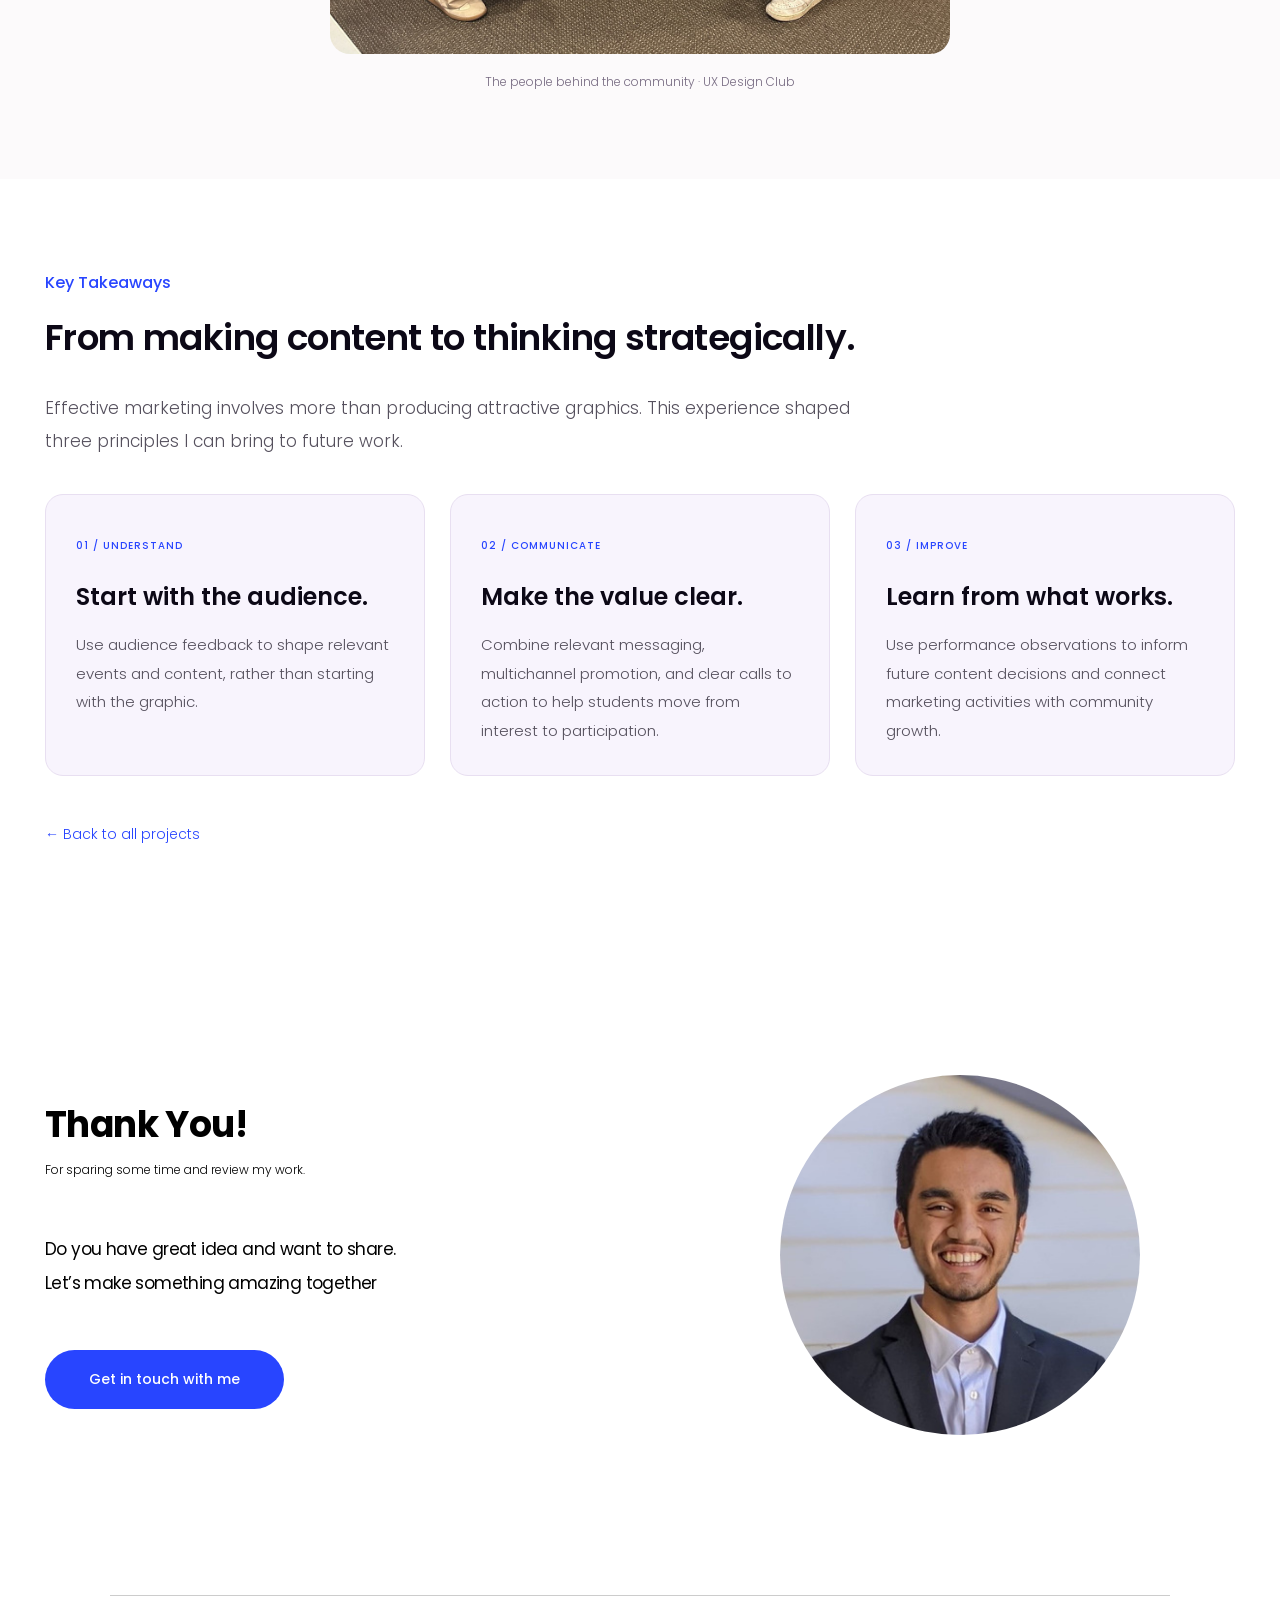
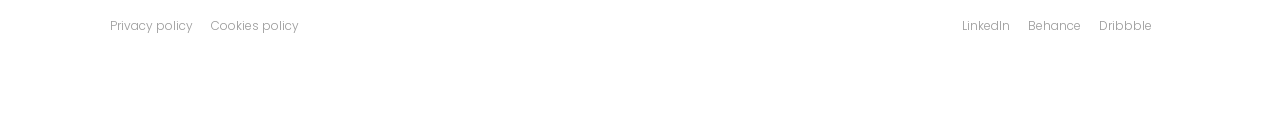
<file: project1.html>
<!doctype html><html lang="en"><head><meta charset="utf-8"><meta name="viewport" content="width=device-width, initial-scale=1"><meta name="description" content="Jay Phatak’s marketing and community-building work for UX Design Club at The University of Texas at Austin, organized through the RACE framework."><title>Growing a Student Design Community Through Marketing | Jay Phatak</title><link rel="stylesheet" href="styles.css?v=pdf2"><link rel="stylesheet" href="project1.css?v=race7"><script src="script.js" defer></script></head><body class="work-samples race-study"><a class="skip" href="#main">Skip to content</a><header class="wrap"><a class="logo" href="index.html" aria-label="Portfolio home"><span class="author-wordmark">Jay Phatak</span></a><nav aria-label="Main navigation"><a href="index.html">Home</a><a href="index.html#about">About</a><a class="button" href="#contact">Contact</a></nav></header><main id="main"><section class="project-title club-title race-hero"><div class="wrap"><span class="eyebrow">Project 01 · Social Media Marketing &amp; Community Engagement</span><h1>Growing a Student Design Community Through Marketing</h1><p class="race-organization">UX Design Club at The University of Texas at Austin</p><div class="race-role-line"><span><b>Marketing Officer</b> Aug 2023 – Jul 2025</span><span><b>Vice-President</b> Aug 2025 – May 2026</span></div><p class="race-focus">Social Media Marketing · Event Promotion · Audience Research · Community Engagement</p></div></section>
<section class="project-cover wrap" aria-label="UX Design Club event photograph"><figure class="project-cover-photo"><a href="assets/ux-design-club-event.jpg" target="_blank" rel="noopener" aria-label="Open full UX Design Club event photograph"><img src="assets/ux-design-club-event.jpg" alt="Students attending a UX Design Club speaker panel in a UT Austin lecture room." width="1440" height="1072"></a><figcaption>UX Design Club speaker panel · UT Austin</figcaption></figure></section><section class="race-results wrap" aria-labelledby="results-title"><div class="section-topline"><span class="eyebrow">Results &amp; Impact</span><h2 id="results-title">A growing design community.</h2></div><div class="result-grid"><div class="result-item"><strong>3×</strong><h3>Active membership growth</h3><p>From 8 to 24+ active members</p></div><div class="result-item"><strong>~150%</strong><h3>Attendance growth</h3><p>Increase in average event attendance</p></div><div class="result-item"><strong>3–4</strong><h3>Campaigns per semester</h3><p>Event marketing through social media promotion and campus outreach</p></div></div><p class="results-context">Through our collective efforts, the club experienced substantial growth during my involvement.</p><p class="results-note">These figures reflect organizational outcomes to which I contributed alongside other club leaders and members.</p></section>
<section class="race-context"><div class="wrap"><div class="race-context-heading"><div><span class="eyebrow">The context</span><h2>Project Overview</h2></div><img src="assets/ux-design-club.png" alt="UX Design Club logo" width="92" height="92"></div><div class="overview-intro"><p>The UX Design Club is a student organization at UT Austin focused on connecting students interested in user experience design through educational workshops, industry speaker events, and collaborative activities.</p></div><div class="overview-roles"><article class="overview-role"><span class="role-label">Aug 2023 – Jul 2025</span><h3>Marketing Officer</h3><p>I helped plan and execute promotional campaigns for approximately 3–4 events per semester, designing social media content, writing promotional copy, scheduling posts, publicizing events across campus, and encouraging students to register and participate.</p></article><article class="overview-role"><span class="role-label">Aug 2025 – May 2026</span><h3>Vice-President</h3><p>I expanded my responsibilities in event promotion, coordination, and logistics. I helped arrange campus spaces based on anticipated attendance, presentation requirements, and event format—connecting promotional activities with the practical needs of hosting an event.</p></article></div><div class="challenge-block"><h3>The Challenge</h3><p>Our goal was to increase awareness of the club, attract students to events, and encourage sustained participation in the UX design community.</p><p>This required understanding what students wanted from the organization, communicating the value of upcoming events, and reaching audiences through multiple channels.</p></div><div class="race-tools"><h3>Tools Used</h3><div class="tool-groups"><section class="tool-group"><h4>Content creation</h4><div class="tool-group-items"><div class="brand-tool"><span class="brand-tool-image"><img src="assets/tool-logos/canva.svg" alt="Canva logo" width="48" height="48" loading="lazy"></span><span>Canva</span></div><div class="brand-tool"><span class="brand-tool-image"><img src="assets/tool-logos/adobe-express.svg" alt="Adobe Express logo" width="48" height="48" loading="lazy"></span><span>Adobe Express</span></div></div></section><section class="tool-group"><h4>Publishing, registration &amp; feedback</h4><div class="tool-group-items"><div class="brand-tool"><span class="brand-tool-image"><img src="assets/tool-logos/buffer.svg" alt="Buffer logo" width="48" height="48" loading="lazy"></span><span>Buffer</span></div><div class="brand-tool"><span class="brand-tool-image"><img src="assets/tool-logos/linktree.png" alt="Linktree logo" width="48" height="48" loading="lazy"></span><span>Linktree</span></div><div class="brand-tool"><span class="brand-tool-image"><img src="assets/tool-logos/google-forms.png" alt="Google Forms logo" width="48" height="48" loading="lazy"></span><span>Google Forms</span></div></div></section><section class="tool-group"><h4>Social channels</h4><div class="tool-group-items"><div class="brand-tool"><span class="brand-tool-image"><img src="assets/tool-logos/instagram.webp" alt="Instagram logo" width="48" height="48" loading="lazy"></span><span>Instagram</span></div><div class="brand-tool"><span class="brand-tool-image"><img src="assets/tool-logos/linkedin.png" alt="LinkedIn logo" width="48" height="48" loading="lazy"></span><span>LinkedIn</span></div></div></section></div></div></div></section><section class="race-approach wrap" aria-labelledby="race-framework-title"><span class="eyebrow">My Approach</span><h2 id="race-framework-title">The RACE Marketing Framework</h2><p>The following case study organizes my work retrospectively using the established RACE framework: Plan, Reach, Act, Convert, Engage.</p><nav class="race-map" aria-label="RACE case-study stages"><a href="#plan"><span>01</span><strong>Plan</strong><span aria-hidden="true">↗</span></a><a href="#reach"><span>02</span><strong>Reach</strong><span aria-hidden="true">↗</span></a><a href="#act"><span>03</span><strong>Act</strong><span aria-hidden="true">↗</span></a><a href="#convert"><span>04</span><strong>Convert</strong><span aria-hidden="true">↗</span></a><a href="#engage"><span>05</span><strong>Engage</strong><span aria-hidden="true">↗</span></a></nav></section><section class="race-stage stage-plan" id="plan" aria-labelledby="plan-title"><div class="wrap stage-grid"><div class="stage-story"><div class="stage-kicker"><span class="stage-number">01</span><span>PLAN</span></div><h2 id="plan-title">Understanding Our Audience</h2><p class="stage-lead">To better understand member interests, I created and distributed Google Forms surveys, typically at the beginning of a semester.</p><ul class="stage-details"><li>Students could indicate which activities interested them most, including speaker panels, portfolio workshops, skills workshops, industry discussions, and social events. They could also suggest their own ideas.</li><li>I reviewed the responses and participated in planning events based on member preferences.</li></ul><div class="activity-list" aria-label="Key activities"><span>Audience surveys</span><span>feedback analysis</span><span>event planning</span></div></div><div class="stage-art"><div class="asset-placeholder " role="img" aria-label="Placeholder: Google Forms audience survey"><span class="placeholder-symbol" aria-hidden="true">＋</span><span class="placeholder-tag">WORK SAMPLE PLACEHOLDER</span><strong>Google Forms audience survey</strong><span>Original survey or response summary to be added.</span></div><p class="asset-caption">Placeholder for Plan work samples. Original assets coming later.</p></div></div></section><section class="race-stage stage-reach" id="reach" aria-labelledby="reach-title"><div class="wrap stage-grid"><div class="stage-story"><div class="stage-kicker"><span class="stage-number">02</span><span>REACH</span></div><h2 id="reach-title">Building Awareness</h2><p class="stage-lead">I helped promote club events through Instagram, LinkedIn, university newsletters, classroom announcements, and in-person outreach.</p><ul class="stage-details"><li>For each campaign, I designed promotional graphics using Canva and Adobe Express, wrote captions, and scheduled posts using Buffer.</li><li>We also collaborated with other student organizations, including a computer science-focused organization for a hackathon, to connect with students who shared overlapping interests.</li></ul><div class="activity-list" aria-label="Key activities"><span>Multichannel promotion</span><span>social media content creation</span><span>cross-organization collaboration</span></div></div><div class="stage-art"><figure class="stage-work stage-instagram"><a href="assets/instagram-event-post.png" target="_blank" rel="noopener" aria-label="Open full Instagram speaker-event promotion"><img src="assets/instagram-event-post.png?v=2" alt="UX Design Club Instagram speaker-event promotion, including the event graphic, RSVP instructions, and full caption." width="491" height="1349" loading="lazy"></a><figcaption><strong>Instagram · Industry Speaker Event Promotion</strong>Promotional content highlighting the guest speaker’s credentials, event information, and RSVP instructions.<span class="stage-work-purpose">Objective: Awareness and event registration.</span></figcaption></figure></div></div></section><section class="race-stage stage-act" id="act" aria-labelledby="act-title"><div class="wrap stage-grid"><div class="stage-story"><div class="stage-kicker"><span class="stage-number">03</span><span>ACT</span></div><h2 id="act-title">Generating Interest</h2><p class="stage-lead">Our promotional content highlighted what students could gain from attending an event.</p><ul class="stage-details"><li>For industry speaker events, I created posts communicating the speakers&#x27; professional backgrounds, the topics being discussed, and essential event details.</li><li>I also observed that posts featuring authentic photographs—such as previous club events and group photos—generally attracted more views and likes than posts consisting entirely of graphics and text.</li><li>This insight helped inform subsequent content decisions.</li></ul><div class="activity-list" aria-label="Key activities"><span>Event messaging</span><span>visual storytelling</span><span>content performance analysis</span></div></div><div class="stage-art"><div class="asset-placeholder " role="img" aria-label="Placeholder: Event photographs &amp; visual storytelling"><span class="placeholder-symbol" aria-hidden="true">＋</span><span class="placeholder-tag">WORK SAMPLE PLACEHOLDER</span><strong>Event photographs &amp; visual storytelling</strong><span>Original club event or group photographs to be added.</span></div><p class="asset-caption">Placeholder for Act work samples. Original assets coming later.</p></div></div></section><section class="race-stage stage-convert" id="convert" aria-labelledby="convert-title"><div class="wrap stage-grid"><div class="stage-story"><div class="stage-kicker"><span class="stage-number">04</span><span>CONVERT</span></div><h2 id="convert-title">Encouraging Event Registration</h2><p class="stage-lead">To turn interest into participation, I incorporated clear calls to action into promotional materials.</p><ul class="stage-details"><li>Students could access event registration through Linktree, RSVP links, and QR codes included in event graphics.</li><li>I helped promote these registration opportunities across our communication channels and through in-person outreach.</li></ul><div class="activity-list" aria-label="Key activities"><span>Calls to action</span><span>RSVP promotion</span><span>registration pathways</span></div></div><div class="stage-art"><div class="asset-placeholder " role="img" aria-label="Placeholder: RSVP links, QR codes &amp; registration materials"><span class="placeholder-symbol" aria-hidden="true">＋</span><span class="placeholder-tag">WORK SAMPLE PLACEHOLDER</span><strong>RSVP links, QR codes &amp; registration materials</strong><span>Original call-to-action and registration examples to be added.</span></div><p class="asset-caption">Placeholder for Convert work samples. Original assets coming later.</p></div></div></section><section class="race-stage stage-engage" id="engage" aria-labelledby="engage-title"><div class="wrap stage-grid"><div class="stage-story"><div class="stage-kicker"><span class="stage-number">05</span><span>ENGAGE</span></div><h2 id="engage-title">Sustaining Community Participation</h2><p class="stage-lead">Our marketing continued beyond the event itself.</p><ul class="stage-details"><li>I created LinkedIn event recaps featuring photographs, speaker insights, and guest tags. These posts highlighted the value of attending club events and encouraged students to participate in future activities.</li><li>We maintained a recurring event schedule, generally organizing approximately one event per month, to provide ongoing opportunities for members to connect and learn.</li></ul><div class="activity-list" aria-label="Key activities"><span>Post-event content</span><span>community engagement</span><span>ongoing event promotion</span></div></div><div class="stage-art"><figure class="stage-work stage-linkedin"><a href="assets/linkedin-event-recap.png" target="_blank" rel="noopener" aria-label="Open full LinkedIn event recap"><img src="assets/linkedin-event-recap.png?v=2" alt="UX Design Club LinkedIn event recap featuring speaker insights, guest tags, and event photographs." width="825" height="908" loading="lazy"></a><figcaption><strong>LinkedIn · Post-Event Recap</strong>Event photographs, speaker insights, and guest tags to showcase the event and encourage future participation.<span class="stage-work-purpose">Objective: Community engagement and retention.</span></figcaption></figure></div></div><figure class="engage-community-photo wrap"><a href="assets/ux-design-club-group.jpg" target="_blank" rel="noopener" aria-label="Open full UX Design Club group photograph"><img src="assets/ux-design-club-group.jpg" alt="A group posing together at a UX Design Club event." width="1440" height="1440" loading="lazy"></a><figcaption>The people behind the community · UX Design Club</figcaption></figure></section><section class="race-takeaways wrap"><span class="eyebrow">Key Takeaways</span><h2>From making content to thinking strategically.</h2><p class="takeaway-intro">Effective marketing involves more than producing attractive graphics. This experience shaped three principles I can bring to future work.</p><div class="takeaway-cards"><article><span class="takeaway-index">01 / UNDERSTAND</span><h3>Start with the audience.</h3><p>Use audience feedback to shape relevant events and content, rather than starting with the graphic.</p></article><article><span class="takeaway-index">02 / COMMUNICATE</span><h3>Make the value clear.</h3><p>Combine relevant messaging, multichannel promotion, and clear calls to action to help students move from interest to participation.</p></article><article><span class="takeaway-index">03 / IMPROVE</span><h3>Learn from what works.</h3><p>Use performance observations to inform future content decisions and connect marketing activities with community growth.</p></article></div><a class="back-projects" href="index.html#work">← Back to all projects</a></section></main><section class="contact wrap" id="contact"><div><h2>Thank You!</h2><small>For sparing some time and review my work.</small><p>Do you have great idea and want to share.<br>Let’s make something amazing together</p><button class="button" data-contact>Get in touch with me</button></div><div class="portrait sample-portrait"><img src="assets/jay-phatak.png" alt="Jay Phatak" loading="lazy"></div></section><footer class="wrap"><div><button data-info="Privacy policy">Privacy policy</button><button data-info="Cookies policy">Cookies policy</button></div><div><button data-info="LinkedIn">LinkedIn</button><button data-info="Behance">Behance</button><button data-info="Dribbble">Dribbble</button></div></footer><dialog id="notice"><form method="dialog"><button class="close" aria-label="Close dialog">×</button><h2 id="notice-title">Get in touch</h2><p id="notice-text">This is the template contact area. Contact details will be added with the portfolio content.</p><button class="button">Close</button></form></dialog></body></html>
</file>
<file: styles.css>
@import url('https://fonts.googleapis.com/css2?family=Poppins:wght@300;400;500;600;700&display=swap');
:root{--ink:#0c0816;--blue:#2845ff;--body:#55505d;--cream:#fff8f2;--purple:#1b0c46}*{box-sizing:border-box}html{overflow-x:clip;scroll-behavior:smooth;scroll-padding-top:24px}body{margin:0;color:var(--ink);background:#fff;font:300 18px/1.95 Poppins,Arial,sans-serif}a{color:inherit;text-decoration:none}button{font:inherit;cursor:pointer}img{display:block;max-width:100%;height:auto}h1,h2,h3,p{margin:0}h1,h2,h3{font-weight:600;line-height:1.35}p{color:var(--body)}.wrap{width:calc(100% - 80px);max-width:1190px;margin-inline:auto}.skip{position:fixed;top:-100px;left:20px;z-index:10;padding:8px 16px;background:white}.skip:focus{top:12px}a:focus-visible,button:focus-visible{outline:3px solid #b976ff;outline-offset:6px}.button{display:inline-block;border:0;border-radius:100px;background:var(--blue);color:white;padding:16px 32px;font-size:16px;font-weight:500;line-height:1.4;white-space:nowrap;transition:background .2s}.button:hover{background:#1931d3}header{height:150px;display:flex;justify-content:space-between;align-items:center;position:relative}.logo img{width:111px;height:38px;object-fit:contain;mix-blend-mode:multiply}nav{display:flex;align-items:center;gap:30px;font-size:16px;font-weight:500}nav .button{padding:17px 30px}.home-top{height:750px;position:relative;background:radial-gradient(ellipse at 45% 68%,#fff 0,transparent 58%),#fff0f3;isolation:isolate}.home-top:before,.home-top:after{content:'';position:absolute;z-index:1;pointer-events:none;clip-path:polygon(45% 0,100% 0,100% 100%,14% 75%,0 35%);width:150px;height:250px;background:#cd8cf9;right:-55px;top:125px;transform:rotate(12deg)}.home-top:before{background:#2543ff;top:auto;bottom:-100px;left:-70px;transform:rotate(185deg)}body:has(.home-top){overflow-x:clip}.intro{text-align:center;padding:100px 0 0}.intro h1{font-size:96px;font-weight:700;line-height:1.2;letter-spacing:-2px}.intro p{font-size:28px;line-height:1.5;margin-top:20px;letter-spacing:-.7px}.social{display:flex;gap:16px;justify-content:center;margin-top:30px}.social button{border:1px solid #eaeaea;border-radius:50%;width:64px;height:64px;background:white;color:var(--blue);font:600 19px Arial,sans-serif}.project{display:block;overflow:hidden}.project-inner{height:750px;position:relative;display:grid;grid-template-columns:1fr 1fr;align-items:center;gap:70px}.project img{justify-self:center;object-fit:contain;width:605px;max-height:650px;transition:transform .3s}.project:hover img{transform:translateY(-5px)}.project-inner>div{justify-self:end;width:max-content;max-width:100%}.project h2{font-size:50px;margin-top:20px;letter-spacing:-1px}.project p{font-size:18px;line-height:1.6;margin-top:20px;color:inherit;font-weight:400;white-space:nowrap}.tag{display:inline-block;border-radius:40px;background:#ff7026;color:#fff;font-size:12px;font-weight:500;line-height:1.5;padding:9px 14px}.fresh{background:#1a0945;color:white;box-shadow:inset 0 -15px 28px -26px white}.fresh .project-inner>div{justify-self:end}.fresh img{max-width:calc(100% + 35px)}.ecom{background:#f3efee;color:#0c0816}.ecom img{order:2;max-width:calc(100% + 60px);width:685px;max-height:680px}.ecom .project-inner>div{justify-self:start;padding-left:75px}.ecom .tag{background:#b98e75;color:#19130e}.health{background:#7480fb;color:#fff;box-shadow:inset 0 0 35px #394eff}.health img{width:550px;max-height:720px}.health .tag{background:#f6b790;color:#2a1c18}.health .project-inner>div{justify-self:end}.contact{min-height:700px;display:grid;grid-template-columns:1.32fr 1fr;gap:85px;align-items:center;padding-block:110px 90px}.contact h2{font-size:70px;font-weight:700;color:#000;letter-spacing:-1px}.contact small{display:block;font-size:12px;color:#000;margin-top:8px}.contact p{font-weight:400;font-size:28px;line-height:1.5;color:#000;letter-spacing:-.6px;margin-top:52px;margin-bottom:50px}.contact .button{font-size:14px;padding:20px 44px}.portrait{width:454px;max-width:100%;position:relative;justify-self:end}.portrait img{width:100%;height:505px;object-fit:cover;object-position:center 19%;border-radius:30px}.portrait:before,.portrait:after{content:'';position:absolute;border:1px solid #ba78ff;border-radius:40px;right:0;top:-15px;width:106px;height:32px;pointer-events:none}.portrait:after{right:auto;top:auto;left:-38px;bottom:45px;width:40px;height:175px;border-color:var(--blue)}footer.wrap{max-width:1060px;display:flex;justify-content:space-between;align-items:center;border-top:1px solid #ccc;padding-block:18px 95px;color:#999;font-size:12px}footer button{background:none;border:0;font:inherit;color:inherit;padding:0;margin-right:18px}.project-title{background:repeating-linear-gradient(118deg,#fff 0,#fff 210px,#f6faff 210px,#f6faff 325px);padding:30px 0 100px}.project-title h1{font-size:88px;letter-spacing:-1px;line-height:1.35}.project-title.club-title{padding:35px 0 65px}.project-title.club-title h1{font-size:clamp(30px,3.4vw,48px);max-width:1050px;letter-spacing:-.7px}.overview{display:grid;grid-template-columns:270px 1fr;gap:32px 85px;padding-block:70px 60px;color:#180b50}.overview h3{font-size:16px;margin-bottom:16px}.overview p{font-size:18px;line-height:2;color:#504080}.overview aside h3:not(:first-child){margin-top:45px}.overview .date{color:#180b50;font-weight:500}.project-tools{grid-column:1/-1}.tool-row{display:flex;gap:24px;flex-wrap:nowrap}.tool-item{display:flex;flex-direction:column;align-items:center;gap:8px;flex-shrink:0}.tool-icon{display:grid;place-items:center;width:58px;height:58px;border-radius:8px;background:#f0e5ff;color:#65478a;font-size:20px;font-weight:500}.tool-item:nth-child(even) .tool-icon{background:#ddf3fa;color:#29556a}.tool-name{font-size:13px;color:var(--body);white-space:nowrap}.process{background:#fff8f2;padding-block:95px 100px}.process h2{font-size:50px;text-align:center;margin-bottom:100px;letter-spacing:-1px}.process-grid{display:grid;grid-template-columns:repeat(4,1fr);gap:55px}.process h3{font-size:16px;font-weight:500}.process h3:before{content:'';display:inline-block;background:var(--blue);width:13px;height:13px;border-radius:50%;margin-right:5px}.process ul{padding-left:26px;margin:16px 0 0;font-size:18px;line-height:2}.process li::marker{font-size:7px}.case-section{padding:100px 0 150px;background:#fff}.case-section:nth-of-type(odd){background:#fcfafb}.eyebrow{font-size:16px;color:var(--blue);font-weight:500;line-height:1.4}.case-section h2{font-size:32px;margin-top:12px;margin-bottom:22px;letter-spacing:-.4px}.case-section p{font-size:18px;line-height:1.95}.gallery{display:grid;grid-template-columns:1fr 1fr;gap:38px;margin-top:100px}.gallery.single{grid-template-columns:1fr}.gallery:empty{display:none}.gallery img{width:100%;border-radius:20px}.delivery{display:grid;grid-template-columns:1fr 1fr}.delivery-panel{min-height:565px;display:grid;align-items:center;padding:90px clamp(45px,8.68vw,125px);color:white}.delivery-panel>div{width:100%;max-width:470px}.delivery-panel h2{font-size:25px;font-weight:500;margin-bottom:20px}.delivery-panel p{color:inherit;font-size:18px;line-height:1.9;font-weight:300;opacity:.85}.implementation{background:#2845ff;grid-column:1;grid-row:1}.launch{background:#bd77f4;grid-column:2;grid-row:2;min-height:620px}.conclusion{background:#fff8f2;padding:95px 0}.conclusion h2{font-size:32px;font-weight:500;color:var(--blue);margin-bottom:20px}.conclusion p{font-size:18px;line-height:1.95}.related{display:grid;grid-template-columns:1fr 1fr}.related .project-inner{width:100%;height:600px;display:flex;flex-direction:column-reverse;align-items:stretch;justify-content:flex-end;gap:0;padding-top:50px}.related .project-inner>div{width:auto;max-width:none;padding:0 50px}.related .project img{height:449px;max-height:none;width:100%;max-width:100%;object-fit:cover;object-position:top;margin-top:0}.related .ecom img{order:0}.related .project h2{font-size:25px;margin:6px 0 0;letter-spacing:0}.related .project p{font-size:16px;font-weight:300;line-height:1.5;margin:6px 0 12px}.related .tag{padding:7px 12px;font-size:10px}.related .health{background:#3e50ff;box-shadow:none}.related .health .tag{background:#20c2ab;color:white}.related .ecom{background:#222;color:white}.related .ecom .tag{background:#efab66}.placeholder-project{padding:70px;display:grid;place-items:center}.placeholder-project img{max-height:650px;max-width:90%;object-fit:contain}.pending{padding:90px 0}.pending h1{font-size:54px}.pending h2{font-size:36px}.pending p{margin:25px 0}.back{display:block;color:var(--blue);margin-top:25px}dialog{border:0;border-radius:20px;padding:40px;max-width:min(520px,90vw);box-shadow:0 20px 100px #0003}dialog::backdrop{background:#10092399}dialog h2{font-size:26px;margin-bottom:15px}dialog p{font-size:16px;margin-bottom:25px}.close{position:absolute;right:15px;top:8px;border:0;background:none;font-size:28px}
@media(max-width:1100px) and (min-width:701px){body{font-size:16px}.home-top{height:600px}.intro{padding-top:80px}.intro h1{font-size:72px}.intro p{font-size:23px}.project-inner{height:580px;gap:35px}.project h2{font-size:37px}.project p{font-size:13px;white-space:normal}.project img{max-height:480px}.ecom .project-inner>div{padding-left:20px}.contact{gap:50px;min-height:620px}.contact h2{font-size:50px}.contact p{font-size:22px}.portrait img{height:420px}.overview{grid-template-columns:230px 1fr;gap:35px}.process-grid{gap:22px}.process ul{font-size:14px}.delivery-panel{padding:60px 40px}.delivery-panel p{font-size:15px}.related .project-inner>div{padding-inline:30px}.related .project p{font-size:12px}}
@media(max-width:700px){body{font-size:15px}.wrap{width:calc(100% - 40px)}header{height:95px}.logo img{width:86px;height:30px}nav{gap:16px;font-size:12px}nav .button{padding:11px 19px;font-size:12px}.home-top{height:470px}.intro{padding-top:65px}.intro h1{font-size:clamp(32px,8vw,52px);letter-spacing:-1px}.intro p{font-size:17px;line-height:1.6;letter-spacing:-.3px;margin-top:16px}.social{margin-top:24px;gap:12px}.social button{width:44px;height:44px;font-size:15px}.home-top:after{width:70px;height:145px;right:-35px;top:115px}.home-top:before{width:90px;height:145px;bottom:-55px;left:-55px}.project-inner{height:auto;min-height:630px;grid-template-columns:1fr;gap:20px;padding:45px 0;justify-items:center}.project img{width:330px;max-width:100%!important;max-height:390px}.project-inner>div,.fresh .project-inner>div,.health .project-inner>div{justify-self:center;width:100%;text-align:center}.project h2{font-size:33px;letter-spacing:-.5px;margin-top:13px}.project p{font-size:12px;white-space:normal;margin-top:12px}.tag{font-size:10px;padding:7px 12px}.ecom img{order:0;width:350px;max-height:350px}.ecom .project-inner>div{padding:0;justify-self:center}.health img{max-height:400px;width:300px}.contact{grid-template-columns:1fr;gap:55px;padding:70px 0;min-height:0}.contact h2{font-size:44px}.contact small{font-size:10px}.contact p{font-size:19px;letter-spacing:-.3px;margin:32px 0}.contact .button{font-size:12px;padding:16px 27px}.portrait{width:300px;justify-self:center}.portrait img{height:335px;border-radius:22px}.portrait:before{width:78px;height:25px;top:-12px}.portrait:after{height:110px;width:28px;left:-20px;bottom:30px}footer.wrap{padding:18px 0 40px;gap:20px;flex-wrap:wrap;font-size:9px}footer button{margin-right:12px}.project-title,.project-title.club-title{padding:30px 0 45px}.project-title h1{font-size:46px}.project-title.club-title h1{font-size:30px;line-height:1.4}.overview{grid-template-columns:1fr;padding:45px 0;gap:30px}.overview h3{font-size:14px;margin-bottom:10px}.overview p{font-size:14px}.overview aside{display:grid;grid-template-columns:1fr 1fr;gap:12px 20px}.overview aside h3:not(:first-child){margin-top:0}.overview aside h3:nth-of-type(1){grid-column:1;grid-row:1}.overview aside p:nth-of-type(1){grid-column:1;grid-row:2}.overview aside h3:nth-of-type(2){grid-column:2;grid-row:1}.overview aside p:nth-of-type(2){grid-column:2;grid-row:2}.tool-row{gap:14px}.tool-icon{width:43px;height:43px;font-size:17px}.tool-name{font-size:11px}.process{padding:55px 0}.process h2{font-size:32px;margin-bottom:40px;letter-spacing:-.5px}.process-grid{grid-template-columns:1fr 1fr;gap:30px 20px}.process h3{font-size:13px}.process h3:before{width:9px;height:9px}.process ul{font-size:12px;padding-left:18px;line-height:2.1;margin-top:10px}.case-section{padding:55px 0 65px}.eyebrow{font-size:12px}.case-section h2{font-size:24px;margin:8px 0 15px}.case-section p{font-size:14px;line-height:1.95}.gallery{grid-template-columns:1fr;gap:24px;margin-top:35px}.gallery img{border-radius:14px}.gallery.single img{border-radius:10px}.delivery{grid-template-columns:1fr}.delivery-panel{grid-column:1;grid-row:auto;min-height:0;padding:55px 30px}.delivery-panel h2{font-size:23px}.delivery-panel p{font-size:14px}.delivery-panel>div{max-width:none}.conclusion{padding:55px 0}.conclusion h2{font-size:25px;margin-bottom:15px}.conclusion p{font-size:14px}.related{grid-template-columns:1fr}.related .project-inner{min-height:0;height:auto;padding-top:30px;gap:0}.related .project-inner>div{padding-inline:25px;text-align:left}.related .project img{height:auto;width:100%;max-height:none;max-width:none!important;object-fit:cover}.related .project p{font-size:12px;margin-bottom:10px}.related .project h2{font-size:25px}.placeholder-project{padding:40px 20px}.pending{padding:60px 0}.pending h1{font-size:38px}}
@media(max-width:350px){nav{gap:10px}.tool-row{gap:10px}.tool-icon{width:40px;height:40px}.intro p{font-size:15px}}
@media(prefers-reduced-motion:reduce){html{scroll-behavior:auto}*{transition:none!important}}

@media(min-width:1201px){.fresh .project-inner{grid-template-columns:605px 1fr;gap:100px}.health .project-inner{grid-template-columns:605px 1fr;gap:125px}.ecom .project-inner{grid-template-columns:440px 1fr;gap:75px}.related .project-inner{display:flex}}

.health:not(.related .health) img{mask-image:linear-gradient(to right,transparent,#000 3%,#000 97%,transparent),linear-gradient(to bottom,transparent,#000 3%,#000 97%,transparent);mask-composite:intersect}

@media(min-width:1201px){.fresh .project-inner>div,.health .project-inner>div{justify-self:start}.contact{grid-template-columns:600px 454px;gap:88px}.related .project-inner>div{width:auto}}

.home-project-link{margin-top:24px}.home-project-link:hover{background:#1931d3}
@media(max-width:700px){.home-project-link{margin-top:22px;font-size:12px;padding:13px 24px}}

.homepage-wordmark{font-size:24px;font-weight:600;letter-spacing:-.8px;line-height:1.3}
@media(max-width:700px){.homepage-wordmark{font-size:20px}}
</file>
<file: home.css>
.portfolio-home{background:#fff}.portfolio-home>header{background:#fff3f6;height:120px;width:100%;max-width:none;padding-inline:max(40px,calc((100% - 1190px)/2));margin:0}.home-hero{position:relative;display:grid;grid-template-columns:1.35fr 1fr;gap:90px;align-items:center;min-height:560px;padding-block:45px 90px}.portfolio-home main{background:linear-gradient(#fff3f6 0 560px,#fff 560px)}.home-hero-copy{max-width:620px}.home-hero h1{font-size:80px;font-weight:700;letter-spacing:-2.5px;line-height:1.2;margin:24px 0}.home-hero-copy>p{font-size:23px;line-height:1.7;letter-spacing:-.4px;max-width:600px}.home-hero .button{margin-top:34px;font-size:14px;padding:17px 30px}.home-hero .button span{margin-left:20px}.home-photo{position:relative;justify-self:center;width:350px;max-width:100%;padding:15px 0 35px}.home-photo>img{position:relative;width:100%;border-radius:50%;z-index:1;box-shadow:0 20px 70px #4a295b12}.photo-orbit{position:absolute;inset:-12px -20px 22px 15px;border:1px solid #c8a4e8;border-radius:50%;transform:rotate(-18deg)}.photo-orbit:after{content:'';position:absolute;width:24px;height:24px;background:#bd80f0;border-radius:50%;right:13px;top:38px}.photo-caption{position:absolute;z-index:2;bottom:15px;left:50%;transform:translateX(-50%);border:1px solid #e9daef;background:#fff;border-radius:40px;padding:8px 24px;font-size:12px;white-space:nowrap;font-weight:500}.portfolio-home .eyebrow{font-size:12px;letter-spacing:1.4px}.home-work{background:white;padding-top:65px}.work-heading{display:flex;align-items:center;gap:25px;margin-bottom:30px}.work-heading h2{font-size:22px;font-weight:400;color:#655a70;border-left:1px solid #ddd2e4;padding-left:25px;letter-spacing:0}.home-project{display:block;padding:55px 0 70px;color:var(--ink)}.home-project-grid{display:grid;grid-template-columns:1fr 1fr;gap:85px;align-items:center}.home-project-art{min-width:0;min-height:440px;border-radius:22px;position:relative;overflow:hidden;display:flex;flex-direction:column;padding:30px 35px;align-items:flex-start;justify-content:space-between}.club-art{background:#1c1043;color:white;isolation:isolate}.club-art:before,.club-art:after{content:'';position:absolute;z-index:-1;border:1px solid #9464c35c;border-radius:50%;width:440px;height:440px;right:-180px;top:-100px}.club-art:after{width:290px;height:290px;right:-100px;top:-24px;background:#9f6cdd12}.art-index{font-size:10px;letter-spacing:1.5px;font-weight:500}.club-art>img{width:110px;height:110px;border-radius:50%;margin-top:24px}.art-title{font-size:37px;line-height:1.25;letter-spacing:-.8px;font-weight:500;display:block;margin-top:22px}.art-placeholder{font-size:10px;padding:6px 12px;border:1px dashed #bda4d580;border-radius:30px;color:#d0bfdf;margin-top:24px}.home-project-copy{min-width:0}.project-category{font-size:10px;letter-spacing:1px;font-weight:500;color:var(--blue);line-height:1.8;display:block}.home-project-copy h2{font-size:37px;line-height:1.3;letter-spacing:-.9px;margin:18px 0 22px}.home-project-copy p{font-size:16px;line-height:1.9}.home-project-copy .project-role{font-size:12px;color:#796d85;line-height:1.8;margin-bottom:20px}.home-project-results{display:flex;gap:20px;flex-wrap:wrap;margin-top:27px;color:#71637d;font-size:10px}.home-project-results strong{display:block;color:#24153c;font-size:24px;font-weight:600;line-height:1.4}.case-link{display:inline-flex;align-items:center;gap:50px;color:var(--blue);font-weight:500;font-size:14px;margin-top:30px;border-bottom:1px solid #c0b5ff;padding-bottom:5px}.active-project:hover .case-link{gap:65px}.active-project .case-link{transition:gap .2s}.active-project:hover .home-project-art{box-shadow:0 15px 45px #28184519}.home-project-art{transition:box-shadow .2s}.upcoming-project{background:#faf7f5;padding-block:65px}.upcoming-project .home-project-copy{padding-left:35px}.upcoming-project h2{font-size:45px}.upcoming-art{background:#eee7e1;color:#85736b;align-items:center;justify-content:space-between}.upcoming-art .art-index{align-self:flex-start}.upcoming-art .art-placeholder{color:#85736b;border-color:#baa99b}.future-shapes{display:flex;gap:14px;align-items:center;transform:rotate(-12deg);padding:35px 0}.future-shapes i{width:80px;height:160px;display:block;background:#c3a2df;border-radius:70px}.future-shapes i:nth-child(2){background:#f4bc9f;height:210px}.future-shapes i:last-child{background:#aaaee3}.coming-label{display:inline-block;font-size:11px;font-weight:500;letter-spacing:.3px;border:1px solid #ddcfc3;border-radius:30px;padding:7px 16px;margin-top:30px;color:#79665b}.home-contact{display:flex;justify-content:space-between;align-items:center;gap:40px;padding-block:85px}.home-contact h2{font-size:47px;letter-spacing:-1px;margin:12px 0 15px}.home-contact p{font-size:17px}.home-contact .button{font-size:13px}.portfolio-home footer.wrap{max-width:1190px;padding-bottom:40px}
@media(min-width:701px) and (max-width:1100px){.home-hero{gap:40px;grid-template-columns:1.2fr 1fr;min-height:510px}.portfolio-home main{background:linear-gradient(#fff3f6 0 510px,#fff 510px)}.home-hero h1{font-size:62px}.home-hero-copy>p{font-size:20px}.home-photo{width:290px}.home-project-grid{gap:40px}.home-project-art{min-height:400px;padding:25px}.home-project-copy h2{font-size:30px}.art-title{font-size:31px}.home-project-copy p{font-size:14px}.future-shapes i{width:60px}.home-project-results{gap:18px}.home-project-copy .project-role{font-size:11px}}
@media(max-width:700px){.portfolio-home>header{height:90px;padding-inline:20px}.portfolio-home nav{gap:13px}.portfolio-home nav .button{padding-inline:18px}.portfolio-home main{background:linear-gradient(#fff3f6 0 720px,#fff 720px)}.home-hero{grid-template-columns:1fr;gap:40px;min-height:720px;padding:40px 0 45px}.portfolio-home .eyebrow{font-size:9px;letter-spacing:1px}.home-hero h1{font-size:52px;letter-spacing:-1.5px;margin:20px 0}.home-hero-copy>p{font-size:19px;line-height:1.7;letter-spacing:-.3px}.home-hero .button{font-size:12px;padding:15px 25px;margin-top:25px}.home-photo{width:240px;padding-bottom:25px}.photo-orbit{inset:-10px -12px 13px 12px}.photo-orbit:after{width:18px;height:18px}.photo-caption{font-size:11px;bottom:8px;padding:6px 20px}.home-work{padding-top:40px}.work-heading{margin-bottom:10px;gap:18px}.work-heading h2{font-size:18px;padding-left:18px}.home-project{padding:30px 0 45px}.home-project-grid{grid-template-columns:1fr;gap:30px}.home-project-art{min-height:350px;padding:25px;border-radius:18px}.club-art>img{width:85px;height:85px;margin-top:15px}.art-title{font-size:33px;margin-top:18px}.art-index{font-size:9px}.art-placeholder{font-size:9px;margin-top:20px}.home-project-copy h2{font-size:30px;letter-spacing:-.6px;margin:14px 0 18px}.project-category{font-size:9px}.home-project-copy p{font-size:14px;line-height:1.9}.home-project-copy .project-role{font-size:11px;margin-bottom:18px}.home-project-results{margin-top:22px;gap:25px}.home-project-results strong{font-size:23px}.case-link{font-size:13px;margin-top:24px}.upcoming-project{padding-block:40px}.upcoming-project .home-project-copy{padding-left:0;order:2}.upcoming-art{min-height:290px;order:1}.upcoming-project h2{font-size:34px}.future-shapes{padding:10px 0;gap:12px}.future-shapes i{width:58px;height:120px}.future-shapes i:nth-child(2){height:155px}.coming-label{margin-top:22px;font-size:10px}.home-contact{display:block;padding-block:55px}.home-contact h2{font-size:38px}.home-contact p{font-size:15px}.home-contact .button{margin-top:25px;font-size:12px}.portfolio-home footer.wrap{font-size:9px}}
@media(max-width:350px){.portfolio-home .homepage-wordmark{font-size:18px}.portfolio-home nav{gap:10px}.portfolio-home nav .button{padding-inline:14px}.home-hero h1{font-size:45px}.home-hero-copy>p{font-size:18px}}
@media(max-width:350px){.photo-orbit{inset:-8px 0 18px 10px}}
</file>
<file: project1-backup2-base.css>
@import url('https://fonts.googleapis.com/css2?family=Poppins:wght@300;400;500;600;700&display=swap');
:root{--ink:#0c0816;--blue:#2845ff;--body:#55505d;--cream:#fff8f2;--purple:#1b0c46}*{box-sizing:border-box}html{overflow-x:clip;scroll-behavior:smooth;scroll-padding-top:24px}body{margin:0;color:var(--ink);background:#fff;font:300 18px/1.95 Poppins,Arial,sans-serif}a{color:inherit;text-decoration:none}button{font:inherit;cursor:pointer}img{display:block;max-width:100%;height:auto}h1,h2,h3,p{margin:0}h1,h2,h3{font-weight:600;line-height:1.35}p{color:var(--body)}.wrap{width:calc(100% - 80px);max-width:1190px;margin-inline:auto}.skip{position:fixed;top:-100px;left:20px;z-index:10;padding:8px 16px;background:white}.skip:focus{top:12px}a:focus-visible,button:focus-visible{outline:3px solid #b976ff;outline-offset:6px}.button{display:inline-block;border:0;border-radius:100px;background:var(--blue);color:white;padding:16px 32px;font-size:16px;font-weight:500;line-height:1.4;white-space:nowrap;transition:background .2s}.button:hover{background:#1931d3}header{height:150px;display:flex;justify-content:space-between;align-items:center;position:relative}.logo img{width:111px;height:38px;object-fit:contain;mix-blend-mode:multiply}nav{display:flex;align-items:center;gap:30px;font-size:16px;font-weight:500}nav .button{padding:17px 30px}.home-top{height:750px;position:relative;background:radial-gradient(ellipse at 45% 68%,#fff 0,transparent 58%),#fff0f3;isolation:isolate}.home-top:before,.home-top:after{content:'';position:absolute;z-index:1;pointer-events:none;clip-path:polygon(45% 0,100% 0,100% 100%,14% 75%,0 35%);width:150px;height:250px;background:#cd8cf9;right:-55px;top:125px;transform:rotate(12deg)}.home-top:before{background:#2543ff;top:auto;bottom:-100px;left:-70px;transform:rotate(185deg)}body:has(.home-top){overflow-x:clip}.intro{text-align:center;padding:100px 0 0}.intro h1{font-size:96px;font-weight:700;line-height:1.2;letter-spacing:-2px}.intro p{font-size:28px;line-height:1.5;margin-top:20px;letter-spacing:-.7px}.social{display:flex;gap:16px;justify-content:center;margin-top:30px}.social button{border:1px solid #eaeaea;border-radius:50%;width:64px;height:64px;background:white;color:var(--blue);font:600 19px Arial,sans-serif}.project{display:block;overflow:hidden}.project-inner{height:750px;position:relative;display:grid;grid-template-columns:1fr 1fr;align-items:center;gap:70px}.project img{justify-self:center;object-fit:contain;width:605px;max-height:650px;transition:transform .3s}.project:hover img{transform:translateY(-5px)}.project-inner>div{justify-self:end;width:max-content;max-width:100%}.project h2{font-size:50px;margin-top:20px;letter-spacing:-1px}.project p{font-size:18px;line-height:1.6;margin-top:20px;color:inherit;font-weight:400;white-space:nowrap}.tag{display:inline-block;border-radius:40px;background:#ff7026;color:#fff;font-size:12px;font-weight:500;line-height:1.5;padding:9px 14px}.fresh{background:#1a0945;color:white;box-shadow:inset 0 -15px 28px -26px white}.fresh .project-inner>div{justify-self:end}.fresh img{max-width:calc(100% + 35px)}.ecom{background:#f3efee;color:#0c0816}.ecom img{order:2;max-width:calc(100% + 60px);width:685px;max-height:680px}.ecom .project-inner>div{justify-self:start;padding-left:75px}.ecom .tag{background:#b98e75;color:#19130e}.health{background:#7480fb;color:#fff;box-shadow:inset 0 0 35px #394eff}.health img{width:550px;max-height:720px}.health .tag{background:#f6b790;color:#2a1c18}.health .project-inner>div{justify-self:end}.contact{min-height:700px;display:grid;grid-template-columns:1.32fr 1fr;gap:85px;align-items:center;padding-block:110px 90px}.contact h2{font-size:70px;font-weight:700;color:#000;letter-spacing:-1px}.contact small{display:block;font-size:12px;color:#000;margin-top:8px}.contact p{font-weight:400;font-size:28px;line-height:1.5;color:#000;letter-spacing:-.6px;margin-top:52px;margin-bottom:50px}.contact .button{font-size:14px;padding:20px 44px}.portrait{width:454px;max-width:100%;position:relative;justify-self:end}.portrait img{width:100%;height:505px;object-fit:cover;object-position:center 19%;border-radius:30px}.portrait:before,.portrait:after{content:'';position:absolute;border:1px solid #ba78ff;border-radius:40px;right:0;top:-15px;width:106px;height:32px;pointer-events:none}.portrait:after{right:auto;top:auto;left:-38px;bottom:45px;width:40px;height:175px;border-color:var(--blue)}footer.wrap{max-width:1060px;display:flex;justify-content:space-between;align-items:center;border-top:1px solid #ccc;padding-block:18px 95px;color:#999;font-size:12px}footer button{background:none;border:0;font:inherit;color:inherit;padding:0;margin-right:18px}.project-title{background:repeating-linear-gradient(118deg,#fff 0,#fff 210px,#f6faff 210px,#f6faff 325px);padding:30px 0 100px}.project-title h1{font-size:88px;letter-spacing:-1px;line-height:1.35}.project-title.club-title{padding:35px 0 65px}.project-title.club-title h1{font-size:clamp(30px,3.4vw,48px);max-width:1050px;letter-spacing:-.7px}.overview{display:grid;grid-template-columns:270px 1fr;gap:32px 85px;padding-block:70px 60px;color:#180b50}.overview h3{font-size:16px;margin-bottom:16px}.overview p{font-size:18px;line-height:2;color:#504080}.overview aside h3:not(:first-child){margin-top:45px}.overview .date{color:#180b50;font-weight:500}.project-tools{grid-column:1/-1}.tool-row{display:flex;gap:24px;flex-wrap:nowrap}.tool-item{display:flex;flex-direction:column;align-items:center;gap:8px;flex-shrink:0}.tool-icon{display:grid;place-items:center;width:58px;height:58px;border-radius:8px;background:#f0e5ff;color:#65478a;font-size:20px;font-weight:500}.tool-item:nth-child(even) .tool-icon{background:#ddf3fa;color:#29556a}.tool-name{font-size:13px;color:var(--body);white-space:nowrap}.process{background:#fff8f2;padding-block:95px 100px}.process h2{font-size:50px;text-align:center;margin-bottom:100px;letter-spacing:-1px}.process-grid{display:grid;grid-template-columns:repeat(4,1fr);gap:55px}.process h3{font-size:16px;font-weight:500}.process h3:before{content:'';display:inline-block;background:var(--blue);width:13px;height:13px;border-radius:50%;margin-right:5px}.process ul{padding-left:26px;margin:16px 0 0;font-size:18px;line-height:2}.process li::marker{font-size:7px}.case-section{padding:100px 0 150px;background:#fff}.case-section:nth-of-type(odd){background:#fcfafb}.eyebrow{font-size:16px;color:var(--blue);font-weight:500;line-height:1.4}.case-section h2{font-size:32px;margin-top:12px;margin-bottom:22px;letter-spacing:-.4px}.case-section p{font-size:18px;line-height:1.95}.gallery{display:grid;grid-template-columns:1fr 1fr;gap:38px;margin-top:100px}.gallery.single{grid-template-columns:1fr}.gallery:empty{display:none}.gallery img{width:100%;border-radius:20px}.delivery{display:grid;grid-template-columns:1fr 1fr}.delivery-panel{min-height:565px;display:grid;align-items:center;padding:90px clamp(45px,8.68vw,125px);color:white}.delivery-panel>div{width:100%;max-width:470px}.delivery-panel h2{font-size:25px;font-weight:500;margin-bottom:20px}.delivery-panel p{color:inherit;font-size:18px;line-height:1.9;font-weight:300;opacity:.85}.implementation{background:#2845ff;grid-column:1;grid-row:1}.launch{background:#bd77f4;grid-column:2;grid-row:2;min-height:620px}.conclusion{background:#fff8f2;padding:95px 0}.conclusion h2{font-size:32px;font-weight:500;color:var(--blue);margin-bottom:20px}.conclusion p{font-size:18px;line-height:1.95}.related{display:grid;grid-template-columns:1fr 1fr}.related .project-inner{width:100%;height:600px;display:flex;flex-direction:column-reverse;align-items:stretch;justify-content:flex-end;gap:0;padding-top:50px}.related .project-inner>div{width:auto;max-width:none;padding:0 50px}.related .project img{height:449px;max-height:none;width:100%;max-width:100%;object-fit:cover;object-position:top;margin-top:0}.related .ecom img{order:0}.related .project h2{font-size:25px;margin:6px 0 0;letter-spacing:0}.related .project p{font-size:16px;font-weight:300;line-height:1.5;margin:6px 0 12px}.related .tag{padding:7px 12px;font-size:10px}.related .health{background:#3e50ff;box-shadow:none}.related .health .tag{background:#20c2ab;color:white}.related .ecom{background:#222;color:white}.related .ecom .tag{background:#efab66}.placeholder-project{padding:70px;display:grid;place-items:center}.placeholder-project img{max-height:650px;max-width:90%;object-fit:contain}.pending{padding:90px 0}.pending h1{font-size:54px}.pending h2{font-size:36px}.pending p{margin:25px 0}.back{display:block;color:var(--blue);margin-top:25px}dialog{border:0;border-radius:20px;padding:40px;max-width:min(520px,90vw);box-shadow:0 20px 100px #0003}dialog::backdrop{background:#10092399}dialog h2{font-size:26px;margin-bottom:15px}dialog p{font-size:16px;margin-bottom:25px}.close{position:absolute;right:15px;top:8px;border:0;background:none;font-size:28px}
@media(max-width:1100px) and (min-width:701px){body{font-size:16px}.home-top{height:600px}.intro{padding-top:80px}.intro h1{font-size:72px}.intro p{font-size:23px}.project-inner{height:580px;gap:35px}.project h2{font-size:37px}.project p{font-size:13px;white-space:normal}.project img{max-height:480px}.ecom .project-inner>div{padding-left:20px}.contact{gap:50px;min-height:620px}.contact h2{font-size:50px}.contact p{font-size:22px}.portrait img{height:420px}.overview{grid-template-columns:230px 1fr;gap:35px}.process-grid{gap:22px}.process ul{font-size:14px}.delivery-panel{padding:60px 40px}.delivery-panel p{font-size:15px}.related .project-inner>div{padding-inline:30px}.related .project p{font-size:12px}}
@media(max-width:700px){body{font-size:15px}.wrap{width:calc(100% - 40px)}header{height:95px}.logo img{width:86px;height:30px}nav{gap:16px;font-size:12px}nav .button{padding:11px 19px;font-size:12px}.home-top{height:470px}.intro{padding-top:65px}.intro h1{font-size:clamp(32px,8vw,52px);letter-spacing:-1px}.intro p{font-size:17px;line-height:1.6;letter-spacing:-.3px;margin-top:16px}.social{margin-top:24px;gap:12px}.social button{width:44px;height:44px;font-size:15px}.home-top:after{width:70px;height:145px;right:-35px;top:115px}.home-top:before{width:90px;height:145px;bottom:-55px;left:-55px}.project-inner{height:auto;min-height:630px;grid-template-columns:1fr;gap:20px;padding:45px 0;justify-items:center}.project img{width:330px;max-width:100%!important;max-height:390px}.project-inner>div,.fresh .project-inner>div,.health .project-inner>div{justify-self:center;width:100%;text-align:center}.project h2{font-size:33px;letter-spacing:-.5px;margin-top:13px}.project p{font-size:12px;white-space:normal;margin-top:12px}.tag{font-size:10px;padding:7px 12px}.ecom img{order:0;width:350px;max-height:350px}.ecom .project-inner>div{padding:0;justify-self:center}.health img{max-height:400px;width:300px}.contact{grid-template-columns:1fr;gap:55px;padding:70px 0;min-height:0}.contact h2{font-size:44px}.contact small{font-size:10px}.contact p{font-size:19px;letter-spacing:-.3px;margin:32px 0}.contact .button{font-size:12px;padding:16px 27px}.portrait{width:300px;justify-self:center}.portrait img{height:335px;border-radius:22px}.portrait:before{width:78px;height:25px;top:-12px}.portrait:after{height:110px;width:28px;left:-20px;bottom:30px}footer.wrap{padding:18px 0 40px;gap:20px;flex-wrap:wrap;font-size:9px}footer button{margin-right:12px}.project-title,.project-title.club-title{padding:30px 0 45px}.project-title h1{font-size:46px}.project-title.club-title h1{font-size:30px;line-height:1.4}.overview{grid-template-columns:1fr;padding:45px 0;gap:30px}.overview h3{font-size:14px;margin-bottom:10px}.overview p{font-size:14px}.overview aside{display:grid;grid-template-columns:1fr 1fr;gap:12px 20px}.overview aside h3:not(:first-child){margin-top:0}.overview aside h3:nth-of-type(1){grid-column:1;grid-row:1}.overview aside p:nth-of-type(1){grid-column:1;grid-row:2}.overview aside h3:nth-of-type(2){grid-column:2;grid-row:1}.overview aside p:nth-of-type(2){grid-column:2;grid-row:2}.tool-row{gap:14px}.tool-icon{width:43px;height:43px;font-size:17px}.tool-name{font-size:11px}.process{padding:55px 0}.process h2{font-size:32px;margin-bottom:40px;letter-spacing:-.5px}.process-grid{grid-template-columns:1fr 1fr;gap:30px 20px}.process h3{font-size:13px}.process h3:before{width:9px;height:9px}.process ul{font-size:12px;padding-left:18px;line-height:2.1;margin-top:10px}.case-section{padding:55px 0 65px}.eyebrow{font-size:12px}.case-section h2{font-size:24px;margin:8px 0 15px}.case-section p{font-size:14px;line-height:1.95}.gallery{grid-template-columns:1fr;gap:24px;margin-top:35px}.gallery img{border-radius:14px}.gallery.single img{border-radius:10px}.delivery{grid-template-columns:1fr}.delivery-panel{grid-column:1;grid-row:auto;min-height:0;padding:55px 30px}.delivery-panel h2{font-size:23px}.delivery-panel p{font-size:14px}.delivery-panel>div{max-width:none}.conclusion{padding:55px 0}.conclusion h2{font-size:25px;margin-bottom:15px}.conclusion p{font-size:14px}.related{grid-template-columns:1fr}.related .project-inner{min-height:0;height:auto;padding-top:30px;gap:0}.related .project-inner>div{padding-inline:25px;text-align:left}.related .project img{height:auto;width:100%;max-height:none;max-width:none!important;object-fit:cover}.related .project p{font-size:12px;margin-bottom:10px}.related .project h2{font-size:25px}.placeholder-project{padding:40px 20px}.pending{padding:60px 0}.pending h1{font-size:38px}}
@media(max-width:350px){nav{gap:10px}.tool-row{gap:10px}.tool-icon{width:40px;height:40px}.intro p{font-size:15px}}
@media(prefers-reduced-motion:reduce){html{scroll-behavior:auto}*{transition:none!important}}

@media(min-width:1201px){.fresh .project-inner{grid-template-columns:605px 1fr;gap:100px}.health .project-inner{grid-template-columns:605px 1fr;gap:125px}.ecom .project-inner{grid-template-columns:440px 1fr;gap:75px}.related .project-inner{display:flex}}

.health:not(.related .health) img{mask-image:linear-gradient(to right,transparent,#000 3%,#000 97%,transparent),linear-gradient(to bottom,transparent,#000 3%,#000 97%,transparent);mask-composite:intersect}

@media(min-width:1201px){.fresh .project-inner>div,.health .project-inner>div{justify-self:start}.contact{grid-template-columns:600px 454px;gap:88px}.related .project-inner>div{width:auto}}
</file>
<file: project1-backup2.css>
.work-samples .author-wordmark{font-size:24px;font-weight:600;letter-spacing:-.8px;line-height:1.3}.work-samples .sample-title{padding:35px 0 65px}.work-samples .sample-title h1{margin-top:16px;max-width:1020px}.sample-author{display:flex;align-items:center;gap:18px;margin-top:34px}.sample-author>img{width:64px;height:64px;border-radius:50%}.sample-author p{font-size:14px;line-height:1.65}.sample-author p.author-name{font-weight:500;color:var(--ink);font-size:17px;margin-bottom:3px}.sample-about{padding-block:75px 80px}.sample-section-heading{display:flex;align-items:center;justify-content:space-between;gap:30px;margin-bottom:38px}.sample-section-heading h2{font-size:36px;margin-top:10px;letter-spacing:-.5px}.club-logo{width:105px;height:105px;object-fit:contain}.sample-about-grid{display:grid;grid-template-columns:1fr 1fr;gap:85px}.sample-about h3{font-size:20px;margin-bottom:18px}.sample-about p,.sample-about li{font-size:17px;line-height:1.95}.sample-about p+p{margin-top:20px}.sample-about ul{margin:0;padding-left:22px;color:var(--body)}.sample-about li+li{margin-top:10px}.sample-about li::marker{color:var(--blue)}.sample-tools{margin-top:45px;padding-top:32px;border-top:1px solid #e7e4ec}.sample-tools h3{font-size:16px;margin-bottom:22px}.sample-tools-row{display:grid;grid-template-columns:repeat(4,minmax(0,1fr));gap:24px;max-width:420px}.sample-tools-row>div{display:flex;flex-direction:column;align-items:center;gap:10px;text-align:center;font-size:12px;line-height:1.5;color:var(--body)}.sample-tool-icon{display:grid;place-items:center;width:56px;height:56px;border-radius:12px;font-size:20px;font-weight:500;background:#ebe9ff;color:#53429a}.sample-tool-icon.express{background:#f6e5ee;color:#943864}.sample-tool-icon.buffer{background:#e6eef9;color:#335777}.sample-tool-icon.linktree{background:#e8f3e2;color:#52783c}.sample-example{padding-block:90px}.instagram-example{background:#fcf9fb}.linkedin-example{background:#fff}.sample-example-grid{display:grid;grid-template-columns:minmax(0,1fr) minmax(0,1fr);gap:100px;align-items:center}.sample-example h2{font-size:36px;letter-spacing:-.5px;margin:14px 0 25px}.sample-example-copy>p{font-size:17px;line-height:1.95}.sample-facts{margin:35px 0 30px}.sample-facts>div{padding:17px 0;border-top:1px solid #e3dfe6}.sample-facts dt{font-size:13px;font-weight:600;color:var(--ink);margin-bottom:6px}.sample-facts dd{margin:0;font-size:16px;color:var(--body);line-height:1.7}.sample-image-link{font-size:14px;font-weight:500;color:var(--blue);display:inline-flex;gap:20px;align-items:center}.sample-image-link:hover{text-decoration:underline}.sample-post{margin:0;justify-self:center;width:100%}.sample-post img{width:100%;height:auto;box-shadow:0 10px 40px #241a3912;border:1px solid #e4e0e7;border-radius:8px;background:white}.instagram-post{max-width:315px}.linkedin-post{max-width:500px}.sample-post a{display:block}.sample-post figcaption{text-align:center;font-size:12px;line-height:1.7;color:#777080;margin-top:18px}.sample-document{display:flex;gap:40px;align-items:center;justify-content:space-between;padding-block:55px;border-top:1px solid #e7e4ec;border-bottom:1px solid #e7e4ec}.sample-document h2{font-size:25px;margin-top:12px}.sample-document p{font-size:15px;margin-top:10px}.sample-document .button{font-size:13px}.sample-back{padding-top:30px;font-size:14px;color:var(--blue)}.work-samples .sample-portrait{max-width:360px;justify-self:center}.work-samples .sample-portrait img{height:360px;object-fit:cover;border-radius:50%;object-position:center}.work-samples .sample-portrait:before,.work-samples .sample-portrait:after{display:none}
@media(max-width:1100px) and (min-width:701px){.sample-example-grid{gap:45px}.sample-about-grid{gap:40px}.sample-example h2{font-size:30px}.sample-example-copy>p,.sample-about p,.sample-about li{font-size:15px}.sample-document h2{font-size:22px}.sample-document{gap:25px}.sample-document .button{padding-inline:22px}.work-samples .sample-portrait img{height:auto;aspect-ratio:1}}
@media(max-width:700px){.work-samples .author-wordmark{font-size:20px;letter-spacing:-.6px}.work-samples .sample-title{padding:30px 0 40px}.work-samples .sample-title h1{font-size:30px;margin-top:12px;line-height:1.4}.sample-author{margin-top:25px;gap:14px}.sample-author>img{width:54px;height:54px}.sample-author p{font-size:11px}.sample-author p.author-name{font-size:15px}.sample-about{padding:45px 0 50px}.sample-section-heading{gap:20px;margin-bottom:28px}.sample-section-heading h2{font-size:28px}.club-logo{width:70px;height:70px}.sample-about-grid{grid-template-columns:1fr;gap:30px}.sample-about h3{font-size:19px;margin-bottom:12px}.sample-about p,.sample-about li{font-size:14px}.sample-about p+p{margin-top:15px}.sample-tools{margin-top:32px;padding-top:25px}.sample-tools-row{gap:12px;max-width:360px}.sample-tool-icon{width:46px;height:46px;border-radius:10px;font-size:18px}.sample-tools-row>div{font-size:11px}.sample-example{padding:50px 0 60px}.sample-example-grid{grid-template-columns:1fr;gap:35px}.sample-example h2{font-size:28px;margin:12px 0 18px}.sample-example-copy>p{font-size:14px}.sample-facts{margin:25px 0}.sample-facts>div{padding:14px 0}.sample-facts dd{font-size:14px}.sample-facts dt{font-size:12px}.sample-image-link{font-size:13px}.instagram-post{max-width:300px}.sample-post figcaption{font-size:11px;margin-top:14px}.sample-document{display:block;padding:35px 0}.sample-document h2{font-size:23px}.sample-document p{font-size:14px}.sample-document .button{margin-top:24px;font-size:12px;padding:15px 23px}.sample-back{font-size:13px;padding-top:25px}.work-samples .sample-portrait{max-width:260px;width:100%}.work-samples .sample-portrait img{height:260px}.work-samples nav{gap:12px}.work-samples nav .button{padding-inline:16px}}
</file>
<file: project1-original.css>
@import url('https://fonts.googleapis.com/css2?family=Poppins:wght@300;400;500;600;700&display=swap');
:root{--ink:#0c0816;--blue:#2845ff;--body:#55505d;--cream:#fff8f2;--purple:#1b0c46}*{box-sizing:border-box}html{overflow-x:clip;scroll-behavior:smooth;scroll-padding-top:24px}body{margin:0;color:var(--ink);background:#fff;font:300 18px/1.95 Poppins,Arial,sans-serif}a{color:inherit;text-decoration:none}button{font:inherit;cursor:pointer}img{display:block;max-width:100%;height:auto}h1,h2,h3,p{margin:0}h1,h2,h3{font-weight:600;line-height:1.35}p{color:var(--body)}.wrap{width:calc(100% - 80px);max-width:1190px;margin-inline:auto}.skip{position:fixed;top:-100px;left:20px;z-index:10;padding:8px 16px;background:white}.skip:focus{top:12px}a:focus-visible,button:focus-visible{outline:3px solid #b976ff;outline-offset:6px}.button{display:inline-block;border:0;border-radius:100px;background:var(--blue);color:white;padding:16px 32px;font-size:16px;font-weight:500;line-height:1.4;white-space:nowrap;transition:background .2s}.button:hover{background:#1931d3}header{height:150px;display:flex;justify-content:space-between;align-items:center;position:relative}.logo img{width:111px;height:38px;object-fit:contain;mix-blend-mode:multiply}nav{display:flex;align-items:center;gap:30px;font-size:16px;font-weight:500}nav .button{padding:17px 30px}.home-top{height:750px;position:relative;background:radial-gradient(ellipse at 45% 68%,#fff 0,transparent 58%),#fff0f3;isolation:isolate}.home-top:before,.home-top:after{content:'';position:absolute;z-index:1;pointer-events:none;clip-path:polygon(45% 0,100% 0,100% 100%,14% 75%,0 35%);width:150px;height:250px;background:#cd8cf9;right:-55px;top:125px;transform:rotate(12deg)}.home-top:before{background:#2543ff;top:auto;bottom:-100px;left:-70px;transform:rotate(185deg)}body:has(.home-top){overflow-x:clip}.intro{text-align:center;padding:100px 0 0}.intro h1{font-size:96px;font-weight:700;line-height:1.2;letter-spacing:-2px}.intro p{font-size:28px;line-height:1.5;margin-top:20px;letter-spacing:-.7px}.social{display:flex;gap:16px;justify-content:center;margin-top:30px}.social button{border:1px solid #eaeaea;border-radius:50%;width:64px;height:64px;background:white;color:var(--blue);font:600 19px Arial,sans-serif}.project{display:block;overflow:hidden}.project-inner{height:750px;position:relative;display:grid;grid-template-columns:1fr 1fr;align-items:center;gap:70px}.project img{justify-self:center;object-fit:contain;width:605px;max-height:650px;transition:transform .3s}.project:hover img{transform:translateY(-5px)}.project-inner>div{justify-self:end;width:max-content;max-width:100%}.project h2{font-size:50px;margin-top:20px;letter-spacing:-1px}.project p{font-size:18px;line-height:1.6;margin-top:20px;color:inherit;font-weight:400;white-space:nowrap}.tag{display:inline-block;border-radius:40px;background:#ff7026;color:#fff;font-size:12px;font-weight:500;line-height:1.5;padding:9px 14px}.fresh{background:#1a0945;color:white;box-shadow:inset 0 -15px 28px -26px white}.fresh .project-inner>div{justify-self:end}.fresh img{max-width:calc(100% + 35px)}.ecom{background:#f3efee;color:#0c0816}.ecom img{order:2;max-width:calc(100% + 60px);width:685px;max-height:680px}.ecom .project-inner>div{justify-self:start;padding-left:75px}.ecom .tag{background:#b98e75;color:#19130e}.health{background:#7480fb;color:#fff;box-shadow:inset 0 0 35px #394eff}.health img{width:550px;max-height:720px}.health .tag{background:#f6b790;color:#2a1c18}.health .project-inner>div{justify-self:end}.contact{min-height:700px;display:grid;grid-template-columns:1.32fr 1fr;gap:85px;align-items:center;padding-block:110px 90px}.contact h2{font-size:70px;font-weight:700;color:#000;letter-spacing:-1px}.contact small{display:block;font-size:12px;color:#000;margin-top:8px}.contact p{font-weight:400;font-size:28px;line-height:1.5;color:#000;letter-spacing:-.6px;margin-top:52px;margin-bottom:50px}.contact .button{font-size:14px;padding:20px 44px}.portrait{width:454px;max-width:100%;position:relative;justify-self:end}.portrait img{width:100%;height:505px;object-fit:cover;object-position:center 19%;border-radius:30px}.portrait:before,.portrait:after{content:'';position:absolute;border:1px solid #ba78ff;border-radius:40px;right:0;top:-15px;width:106px;height:32px;pointer-events:none}.portrait:after{right:auto;top:auto;left:-38px;bottom:45px;width:40px;height:175px;border-color:var(--blue)}footer.wrap{max-width:1060px;display:flex;justify-content:space-between;align-items:center;border-top:1px solid #ccc;padding-block:18px 95px;color:#999;font-size:12px}footer button{background:none;border:0;font:inherit;color:inherit;padding:0;margin-right:18px}.project-title{background:repeating-linear-gradient(118deg,#fff 0,#fff 210px,#f6faff 210px,#f6faff 325px);padding:30px 0 100px}.project-title h1{font-size:88px;letter-spacing:-1px;line-height:1.35}.project-title.club-title{padding:35px 0 65px}.project-title.club-title h1{font-size:clamp(30px,3.4vw,48px);max-width:1050px;letter-spacing:-.7px}.overview{display:grid;grid-template-columns:270px 1fr;gap:32px 85px;padding-block:70px 60px;color:#180b50}.overview h3{font-size:16px;margin-bottom:16px}.overview p{font-size:18px;line-height:2;color:#504080}.overview aside h3:not(:first-child){margin-top:45px}.overview .date{color:#180b50;font-weight:500}.project-tools{grid-column:1/-1}.tool-row{display:flex;gap:24px;flex-wrap:nowrap}.tool-item{display:flex;flex-direction:column;align-items:center;gap:8px;flex-shrink:0}.tool-icon{display:grid;place-items:center;width:58px;height:58px;border-radius:8px;background:#f0e5ff;color:#65478a;font-size:20px;font-weight:500}.tool-item:nth-child(even) .tool-icon{background:#ddf3fa;color:#29556a}.tool-name{font-size:13px;color:var(--body);white-space:nowrap}.process{background:#fff8f2;padding-block:95px 100px}.process h2{font-size:50px;text-align:center;margin-bottom:100px;letter-spacing:-1px}.process-grid{display:grid;grid-template-columns:repeat(4,1fr);gap:55px}.process h3{font-size:16px;font-weight:500}.process h3:before{content:'';display:inline-block;background:var(--blue);width:13px;height:13px;border-radius:50%;margin-right:5px}.process ul{padding-left:26px;margin:16px 0 0;font-size:18px;line-height:2}.process li::marker{font-size:7px}.case-section{padding:100px 0 150px;background:#fff}.case-section:nth-of-type(odd){background:#fcfafb}.eyebrow{font-size:16px;color:var(--blue);font-weight:500;line-height:1.4}.case-section h2{font-size:32px;margin-top:12px;margin-bottom:22px;letter-spacing:-.4px}.case-section p{font-size:18px;line-height:1.95}.gallery{display:grid;grid-template-columns:1fr 1fr;gap:38px;margin-top:100px}.gallery.single{grid-template-columns:1fr}.gallery:empty{display:none}.gallery img{width:100%;border-radius:20px}.delivery{display:grid;grid-template-columns:1fr 1fr}.delivery-panel{min-height:565px;display:grid;align-items:center;padding:90px clamp(45px,8.68vw,125px);color:white}.delivery-panel>div{width:100%;max-width:470px}.delivery-panel h2{font-size:25px;font-weight:500;margin-bottom:20px}.delivery-panel p{color:inherit;font-size:18px;line-height:1.9;font-weight:300;opacity:.85}.implementation{background:#2845ff;grid-column:1;grid-row:1}.launch{background:#bd77f4;grid-column:2;grid-row:2;min-height:620px}.conclusion{background:#fff8f2;padding:95px 0}.conclusion h2{font-size:32px;font-weight:500;color:var(--blue);margin-bottom:20px}.conclusion p{font-size:18px;line-height:1.95}.related{display:grid;grid-template-columns:1fr 1fr}.related .project-inner{width:100%;height:600px;display:flex;flex-direction:column-reverse;align-items:stretch;justify-content:flex-end;gap:0;padding-top:50px}.related .project-inner>div{width:auto;max-width:none;padding:0 50px}.related .project img{height:449px;max-height:none;width:100%;max-width:100%;object-fit:cover;object-position:top;margin-top:0}.related .ecom img{order:0}.related .project h2{font-size:25px;margin:6px 0 0;letter-spacing:0}.related .project p{font-size:16px;font-weight:300;line-height:1.5;margin:6px 0 12px}.related .tag{padding:7px 12px;font-size:10px}.related .health{background:#3e50ff;box-shadow:none}.related .health .tag{background:#20c2ab;color:white}.related .ecom{background:#222;color:white}.related .ecom .tag{background:#efab66}.placeholder-project{padding:70px;display:grid;place-items:center}.placeholder-project img{max-height:650px;max-width:90%;object-fit:contain}.pending{padding:90px 0}.pending h1{font-size:54px}.pending h2{font-size:36px}.pending p{margin:25px 0}.back{display:block;color:var(--blue);margin-top:25px}dialog{border:0;border-radius:20px;padding:40px;max-width:min(520px,90vw);box-shadow:0 20px 100px #0003}dialog::backdrop{background:#10092399}dialog h2{font-size:26px;margin-bottom:15px}dialog p{font-size:16px;margin-bottom:25px}.close{position:absolute;right:15px;top:8px;border:0;background:none;font-size:28px}
@media(max-width:1100px) and (min-width:701px){body{font-size:16px}.home-top{height:600px}.intro{padding-top:80px}.intro h1{font-size:72px}.intro p{font-size:23px}.project-inner{height:580px;gap:35px}.project h2{font-size:37px}.project p{font-size:13px;white-space:normal}.project img{max-height:480px}.ecom .project-inner>div{padding-left:20px}.contact{gap:50px;min-height:620px}.contact h2{font-size:50px}.contact p{font-size:22px}.portrait img{height:420px}.overview{grid-template-columns:230px 1fr;gap:35px}.process-grid{gap:22px}.process ul{font-size:14px}.delivery-panel{padding:60px 40px}.delivery-panel p{font-size:15px}.related .project-inner>div{padding-inline:30px}.related .project p{font-size:12px}}
@media(max-width:700px){body{font-size:15px}.wrap{width:calc(100% - 40px)}header{height:95px}.logo img{width:86px;height:30px}nav{gap:16px;font-size:12px}nav .button{padding:11px 19px;font-size:12px}.home-top{height:470px}.intro{padding-top:65px}.intro h1{font-size:clamp(32px,8vw,52px);letter-spacing:-1px}.intro p{font-size:17px;line-height:1.6;letter-spacing:-.3px;margin-top:16px}.social{margin-top:24px;gap:12px}.social button{width:44px;height:44px;font-size:15px}.home-top:after{width:70px;height:145px;right:-35px;top:115px}.home-top:before{width:90px;height:145px;bottom:-55px;left:-55px}.project-inner{height:auto;min-height:630px;grid-template-columns:1fr;gap:20px;padding:45px 0;justify-items:center}.project img{width:330px;max-width:100%!important;max-height:390px}.project-inner>div,.fresh .project-inner>div,.health .project-inner>div{justify-self:center;width:100%;text-align:center}.project h2{font-size:33px;letter-spacing:-.5px;margin-top:13px}.project p{font-size:12px;white-space:normal;margin-top:12px}.tag{font-size:10px;padding:7px 12px}.ecom img{order:0;width:350px;max-height:350px}.ecom .project-inner>div{padding:0;justify-self:center}.health img{max-height:400px;width:300px}.contact{grid-template-columns:1fr;gap:55px;padding:70px 0;min-height:0}.contact h2{font-size:44px}.contact small{font-size:10px}.contact p{font-size:19px;letter-spacing:-.3px;margin:32px 0}.contact .button{font-size:12px;padding:16px 27px}.portrait{width:300px;justify-self:center}.portrait img{height:335px;border-radius:22px}.portrait:before{width:78px;height:25px;top:-12px}.portrait:after{height:110px;width:28px;left:-20px;bottom:30px}footer.wrap{padding:18px 0 40px;gap:20px;flex-wrap:wrap;font-size:9px}footer button{margin-right:12px}.project-title,.project-title.club-title{padding:30px 0 45px}.project-title h1{font-size:46px}.project-title.club-title h1{font-size:30px;line-height:1.4}.overview{grid-template-columns:1fr;padding:45px 0;gap:30px}.overview h3{font-size:14px;margin-bottom:10px}.overview p{font-size:14px}.overview aside{display:grid;grid-template-columns:1fr 1fr;gap:12px 20px}.overview aside h3:not(:first-child){margin-top:0}.overview aside h3:nth-of-type(1){grid-column:1;grid-row:1}.overview aside p:nth-of-type(1){grid-column:1;grid-row:2}.overview aside h3:nth-of-type(2){grid-column:2;grid-row:1}.overview aside p:nth-of-type(2){grid-column:2;grid-row:2}.tool-row{gap:14px}.tool-icon{width:43px;height:43px;font-size:17px}.tool-name{font-size:11px}.process{padding:55px 0}.process h2{font-size:32px;margin-bottom:40px;letter-spacing:-.5px}.process-grid{grid-template-columns:1fr 1fr;gap:30px 20px}.process h3{font-size:13px}.process h3:before{width:9px;height:9px}.process ul{font-size:12px;padding-left:18px;line-height:2.1;margin-top:10px}.case-section{padding:55px 0 65px}.eyebrow{font-size:12px}.case-section h2{font-size:24px;margin:8px 0 15px}.case-section p{font-size:14px;line-height:1.95}.gallery{grid-template-columns:1fr;gap:24px;margin-top:35px}.gallery img{border-radius:14px}.gallery.single img{border-radius:10px}.delivery{grid-template-columns:1fr}.delivery-panel{grid-column:1;grid-row:auto;min-height:0;padding:55px 30px}.delivery-panel h2{font-size:23px}.delivery-panel p{font-size:14px}.delivery-panel>div{max-width:none}.conclusion{padding:55px 0}.conclusion h2{font-size:25px;margin-bottom:15px}.conclusion p{font-size:14px}.related{grid-template-columns:1fr}.related .project-inner{min-height:0;height:auto;padding-top:30px;gap:0}.related .project-inner>div{padding-inline:25px;text-align:left}.related .project img{height:auto;width:100%;max-height:none;max-width:none!important;object-fit:cover}.related .project p{font-size:12px;margin-bottom:10px}.related .project h2{font-size:25px}.placeholder-project{padding:40px 20px}.pending{padding:60px 0}.pending h1{font-size:38px}}
@media(max-width:350px){nav{gap:10px}.tool-row{gap:10px}.tool-icon{width:40px;height:40px}.intro p{font-size:15px}}
@media(prefers-reduced-motion:reduce){html{scroll-behavior:auto}*{transition:none!important}}

@media(min-width:1201px){.fresh .project-inner{grid-template-columns:605px 1fr;gap:100px}.health .project-inner{grid-template-columns:605px 1fr;gap:125px}.ecom .project-inner{grid-template-columns:440px 1fr;gap:75px}.related .project-inner{display:flex}}

.health:not(.related .health) img{mask-image:linear-gradient(to right,transparent,#000 3%,#000 97%,transparent),linear-gradient(to bottom,transparent,#000 3%,#000 97%,transparent);mask-composite:intersect}

@media(min-width:1201px){.fresh .project-inner>div,.health .project-inner>div{justify-self:start}.contact{grid-template-columns:600px 454px;gap:88px}.related .project-inner>div{width:auto}}
</file>
<file: project1.css>
/* Project 1 draft: RACE case study. Shared site and backup styles stay unchanged. */
.work-samples .author-wordmark{font-size:24px;font-weight:600;letter-spacing:-.8px;line-height:1.3}.race-study h2{font-size:36px;letter-spacing:-.6px}.race-study h3{font-size:21px}.race-study p,.race-study li{font-size:17px;line-height:1.95}.race-study .race-hero{padding:40px 0 70px}.race-study .race-hero h1{font-size:clamp(32px,4vw,56px);line-height:1.25;max-width:1060px;margin-top:22px;letter-spacing:-1px}.race-organization{font-size:20px!important;font-weight:400;color:var(--ink);margin-top:25px}.race-role-line{display:flex;flex-wrap:wrap;gap:20px 45px;margin-top:32px;font-size:14px;color:var(--body)}.race-role-line span{display:flex;flex-direction:column;gap:3px}.race-role-line b{color:var(--ink);font-weight:500}.race-focus{font-size:13px!important;margin-top:25px}.race-results{padding:65px 0 60px}.section-topline{display:flex;justify-content:space-between;align-items:center;gap:25px}.section-topline h2{font-size:28px}.result-grid{display:grid;grid-template-columns:repeat(3,1fr);gap:40px;margin-top:40px}.result-item{padding:0 30px 0 0;border-right:1px solid #e6e1eb}.result-item:last-child{border:0;padding-right:0}.result-item>strong{display:block;font-size:76px;color:var(--blue);line-height:1.2;font-weight:600;letter-spacing:-3px}.result-item h3{font-size:18px;margin-top:17px}.result-item p{font-size:14px;margin-top:9px;line-height:1.7}.results-context{font-size:15px!important;margin-top:35px}.results-note{font-size:13px!important;margin-top:5px;color:#6c6575;max-width:950px}.race-context{background:#fcfafb;padding:80px 0}.race-context-heading{display:flex;justify-content:space-between;align-items:center;gap:30px;margin-bottom:40px}.race-context-heading h2{margin-top:12px}.race-context-heading img{width:92px;height:92px}.context-grid{display:grid;grid-template-columns:1fr 1fr;gap:70px}.context-grid p+p{margin-top:24px}.role-summary{padding-left:28px;border-left:3px solid #c29af3}.role-label{font-size:12px;color:var(--blue);font-weight:500}.role-summary h3{margin:12px 0 18px;font-size:23px}.challenge-block{display:grid;grid-template-columns:210px 1fr;gap:16px 45px;padding-top:35px;border-top:1px solid #e6e0e8;margin-top:40px}.challenge-block h3{grid-row:span 2}.race-tools{margin-top:40px;padding-top:30px;border-top:1px solid #e6e0e8}.race-tools h3{font-size:16px;margin-bottom:22px}.race-tool-row{display:flex;gap:26px;flex-wrap:nowrap;overflow-x:auto;padding-bottom:8px;max-width:100%}.race-tool-row>div{display:flex;flex-direction:column;align-items:center;gap:10px;flex:0 0 78px;font-size:11px;color:var(--body);white-space:nowrap}.race-tool-icon{display:grid;place-items:center;width:54px;height:54px;border-radius:12px;background:#eee6fa;color:#70508e;font-size:19px;font-weight:500}.race-tool-row>div:nth-child(even) .race-tool-icon{background:#e0f0f7;color:#386176}.race-approach{padding:80px 0 60px}.race-approach h2{margin:12px 0 22px}.race-approach>p{max-width:920px}.race-map{display:grid;grid-template-columns:repeat(5,1fr);gap:12px;margin-top:35px}.race-map a{border:1px solid #dfd4ed;border-radius:12px;padding:18px;display:flex;align-items:center;gap:12px;background:#fff;transition:background .2s,transform .2s}.race-map a:hover{background:#f3edff;transform:translateY(-3px)}.race-map a>span:first-child{font-size:12px;color:var(--blue);font-weight:500}.race-map strong{font-size:17px;font-weight:500}.race-map a>span:last-child{margin-left:auto;font-size:16px;color:var(--blue)}.race-stage{padding:85px 0;scroll-margin-top:25px}.race-stage:nth-of-type(even){background:#fcfafb}.stage-grid{display:grid;grid-template-columns:1.12fr 1fr;gap:85px;align-items:center}.stage-kicker{display:flex;align-items:center;gap:14px;font-size:14px;color:var(--blue);font-weight:500;letter-spacing:1px}.stage-number{border:1px solid #cba4f1;border-radius:50%;width:42px;height:42px;display:grid;place-items:center;letter-spacing:0}.stage-story h2{font-size:33px;margin:22px 0}.stage-lead{font-weight:400;color:#41384d}.stage-details{padding-left:20px;margin:22px 0 0;color:var(--body)}.stage-details li{padding-left:5px}.stage-details li+li{margin-top:17px}.stage-details li::marker{color:#9d6ed3}.activity-list{display:flex;gap:8px;flex-wrap:wrap;margin-top:28px}.activity-list span{font-size:11px;line-height:1.6;padding:7px 11px;border-radius:30px;background:#f0e9fa;color:#695081}.asset-placeholder{min-height:330px;border:1px dashed #bfa3dd;border-radius:22px;background:linear-gradient(145deg,#f9f5ff,#f2f4ff);padding:35px;display:flex;flex-direction:column;align-items:center;justify-content:center;text-align:center;gap:16px;color:#6c5a83}.placeholder-symbol{display:grid;place-items:center;width:62px;height:62px;border:1px solid #d4c3eb;border-radius:16px;font-size:30px;font-weight:300;color:#9066bd}.placeholder-tag{font-size:9px;font-weight:500;letter-spacing:1.4px}.asset-placeholder strong{font-size:19px;line-height:1.5;max-width:350px;color:#4e3e61;font-weight:500}.asset-placeholder>span:last-child{font-size:12px;line-height:1.8;max-width:300px}.asset-caption{font-size:11px!important;text-align:center;margin-top:15px;color:#82758e}.stage-reach .asset-placeholder{min-height:430px}.stage-convert .asset-placeholder{background:linear-gradient(145deg,#f7f9ff,#f0ecff)}.stage-engage .asset-placeholder{background:linear-gradient(145deg,#f1f6ff,#f6f1fa)}.race-leadership{padding:90px 0}.race-leadership h2{margin:12px 0 20px}.leadership-intro{max-width:900px}.leadership-grid{display:grid;grid-template-columns:1.12fr 1fr;gap:85px;margin-top:35px;align-items:center}.leadership-grid h3{font-size:23px;margin-bottom:20px}.leadership-grid p+p{margin-top:20px}.logistics-list{display:flex;flex-wrap:wrap;gap:10px;margin:25px 0}.logistics-list span{font-size:11px;border:1px solid #d9c5ec;border-radius:30px;padding:7px 12px;line-height:1.5;color:#6b4d84}.race-selected{background:#fff8f2;padding:85px 0}.race-selected h2{max-width:800px;margin-top:12px}.selected-grid{display:grid;grid-template-columns:1fr 1fr;gap:35px;margin-top:40px}.selected-grid article{background:#fff;border-radius:20px;border:1px solid #eee6e0;overflow:hidden}.selected-placeholder{border:0;border-bottom:1px dashed #ccb7dd;border-radius:0;min-height:290px}.selected-copy{padding:30px}.selected-channel{font-size:10px;letter-spacing:1px;color:var(--blue);font-weight:500}.selected-copy h3{font-size:23px;margin:14px 0 18px}.selected-copy p{font-size:15px}.selected-objective{border-top:1px solid #eee6e0;margin-top:24px;padding-top:18px}.selected-objective b{display:block;font-size:12px;font-weight:600;color:var(--ink);margin-bottom:5px}.race-takeaways{padding:85px 0 45px}.race-takeaways h2{max-width:1000px;margin:15px 0 30px;font-size:36px}.takeaway-grid{display:grid;grid-template-columns:1fr 1fr;gap:60px}.back-projects{display:inline-block;margin-top:45px;color:var(--blue);font-size:14px}.work-samples .sample-portrait{max-width:360px;justify-self:center}.work-samples .sample-portrait img{height:360px;object-fit:cover;border-radius:50%;object-position:center}.work-samples .sample-portrait:before,.work-samples .sample-portrait:after{display:none}
@media(max-width:1100px) and (min-width:701px){.race-study p,.race-study li{font-size:15px}.stage-grid,.leadership-grid{gap:45px}.race-map{gap:8px}.race-map a{padding:15px 12px;gap:8px}.race-map strong{font-size:15px}.asset-placeholder{padding:25px}.context-grid{gap:40px}.result-item>strong{font-size:64px}.race-study .sample-portrait img{height:auto;aspect-ratio:1}.challenge-block{grid-template-columns:160px 1fr;gap:16px 30px}}
@media(max-width:700px){.work-samples .author-wordmark{font-size:20px}.work-samples nav{gap:12px}.work-samples nav .button{padding-inline:16px}.race-study .race-hero{padding:30px 0 40px}.race-study .race-hero h1{font-size:33px;letter-spacing:-.7px;margin-top:17px;line-height:1.3}.race-study .eyebrow{font-size:11px}.race-organization{font-size:16px!important;line-height:1.7!important;margin-top:22px}.race-role-line{font-size:12px;gap:16px 25px;margin-top:24px}.race-focus{font-size:11px!important;line-height:1.8!important;margin-top:22px}.race-results{padding:40px 0}.section-topline{display:block}.section-topline h2{font-size:26px;margin-top:10px}.result-grid{gap:0;margin-top:30px;grid-template-columns:1fr}.result-item{padding:20px 0;border-right:0;border-bottom:1px solid #e6e1eb;display:grid;grid-template-columns:120px 1fr;gap:4px 15px;align-items:center}.result-item:last-child{padding-bottom:0}.result-item>strong{font-size:48px;letter-spacing:-2px;grid-row:span 2}.result-item h3{font-size:15px;margin:0}.result-item p{font-size:12px!important;margin:0;line-height:1.65!important}.results-context{font-size:13px!important;margin-top:28px}.results-note{font-size:11px!important;margin-top:8px}.race-context{padding:45px 0}.race-context-heading{margin-bottom:28px;gap:20px}.race-context-heading h2{font-size:28px;margin-top:10px}.race-context-heading img{width:65px;height:65px}.context-grid{grid-template-columns:1fr;gap:30px}.race-study p,.race-study li{font-size:14px}.role-summary{padding-left:20px}.role-label{font-size:10px}.role-summary h3{font-size:21px}.challenge-block{display:block;padding-top:28px;margin-top:30px}.challenge-block h3{font-size:21px;margin-bottom:18px}.challenge-block p+p{margin-top:16px}.race-tools{margin-top:30px;padding-top:25px}.race-tool-row{gap:12px}.race-tool-row>div{flex-basis:65px;font-size:10px}.race-tool-icon{width:45px;height:45px;font-size:17px}.race-approach{padding:45px 0 30px}.race-approach h2{font-size:28px;margin:12px 0 18px}.race-map{grid-template-columns:repeat(5,minmax(0,1fr));gap:5px;margin-top:25px}.race-map a{padding:11px 3px;display:flex;flex-direction:column;gap:5px;border-radius:8px}.race-map a>span:first-child{font-size:10px}.race-map strong{font-size:11px}.race-map a>span:last-child{margin-left:0;font-size:12px}.race-stage{padding:45px 0 55px}.stage-grid,.leadership-grid{grid-template-columns:1fr;gap:30px}.stage-kicker{font-size:12px;gap:10px}.stage-number{width:34px;height:34px;font-size:12px}.stage-story h2{font-size:27px;margin:18px 0}.stage-details{margin-top:20px;padding-left:18px}.stage-details li+li{margin-top:15px}.activity-list{margin-top:25px;gap:7px}.activity-list span{font-size:10px;padding:6px 10px}.asset-placeholder,.stage-reach .asset-placeholder{min-height:260px;padding:25px;border-radius:16px;gap:13px}.asset-placeholder strong{font-size:18px}.placeholder-tag{font-size:8px}.asset-placeholder>span:last-child{font-size:11px}.placeholder-symbol{width:50px;height:50px;border-radius:13px;font-size:27px}.asset-caption{font-size:10px!important;margin-top:12px}.race-leadership{padding:50px 0}.race-leadership h2{font-size:29px;margin:12px 0 18px}.leadership-grid{margin-top:25px}.leadership-grid h3{font-size:21px}.logistics-list{gap:8px;margin:20px 0}.logistics-list span{font-size:10px}.race-selected{padding:50px 0}.race-selected h2{font-size:28px}.selected-grid{grid-template-columns:1fr;gap:25px;margin-top:30px}.selected-copy{padding:24px}.selected-copy h3{font-size:22px}.selected-copy p{font-size:14px}.selected-placeholder{border-radius:0;min-height:250px}.race-takeaways{padding:50px 0 25px}.race-takeaways h2{font-size:27px;margin:13px 0 23px}.takeaway-grid{grid-template-columns:1fr;gap:20px}.back-projects{font-size:13px;margin-top:30px}.work-samples .sample-portrait{max-width:260px;width:100%}.work-samples .sample-portrait img{height:260px}}
@media(max-width:350px){.race-study .race-hero h1{font-size:29px}.result-item{grid-template-columns:100px 1fr;gap:4px 12px}.result-item>strong{font-size:42px}.race-map strong{font-size:10px}.race-map{gap:4px}.work-samples .author-wordmark{font-size:18px}}
/* Layout refinement: cover image, role progression, grouped brands, and lessons. */
.project-cover{padding-top:40px}.cover-placeholder{aspect-ratio:3/1;min-height:0;border-radius:22px;background:linear-gradient(120deg,#f2eafa,#f3f6ff);gap:14px}.cover-placeholder strong{font-size:28px;max-width:none}.cover-placeholder>span:last-child.cover-ratio{font-size:10px;letter-spacing:.5px;border:1px solid #d5c5e6;border-radius:20px;padding:4px 12px;margin-top:5px}.overview-intro{max-width:1000px;margin-bottom:35px}.overview-roles{display:grid;grid-template-columns:1fr 1fr;gap:40px}.overview-role{border-top:2px solid #cba4f1;padding:24px 0 0}.overview-role h3{font-size:26px;margin:10px 0 20px}.overview-role p{font-size:16px}.vp-details{margin-top:20px}.vp-details summary{cursor:pointer;font-size:13px;color:var(--blue);font-weight:500}.vp-details p{margin-top:15px;font-size:14px}.tool-groups{display:grid;grid-template-columns:1fr 1.4fr 1fr;gap:30px}.tool-group{padding:5px 20px 0 0;border-right:1px solid #e3dce9}.tool-group:last-child{border-right:0;padding-right:0}.tool-group h4{font-size:12px;line-height:1.6;font-weight:500;margin:0 0 22px;color:#655970}.tool-group-items{display:flex;gap:24px;align-items:flex-start}.brand-tool{display:flex;flex-direction:column;align-items:center;gap:12px;text-align:center;flex:0 1 80px;min-width:0;font-size:11px;line-height:1.6;color:var(--body)}.brand-tool-image{height:66px;width:72px;display:grid;place-items:center;background:white;border-radius:14px;border:1px solid #eee8f3}.brand-tool img{width:44px;height:44px;object-fit:contain}.brand-tool img[src*="canva"]{width:54px}.stage-kicker{font-size:21px;letter-spacing:1.4px;font-weight:600}.stage-number{font-size:13px;font-weight:500;letter-spacing:0}.takeaway-intro{max-width:850px;margin-bottom:35px}.takeaway-cards{display:grid;grid-template-columns:repeat(3,1fr);gap:25px}.takeaway-cards article{padding:30px;border-radius:18px;background:#f8f4fd;border:1px solid #e8dff1}.takeaway-index{font-size:10px;font-weight:500;letter-spacing:1px;color:var(--blue)}.takeaway-cards h3{font-size:24px;line-height:1.4;margin:20px 0 18px}.takeaway-cards p{font-size:15px;line-height:1.9}.race-takeaways h2{max-width:1000px}
@media(min-width:701px) and (max-width:1100px){.tool-groups{gap:20px;grid-template-columns:1fr 1.4fr 1fr}.tool-group{padding-right:12px}.tool-group-items{gap:12px}.brand-tool-image{width:58px;height:58px}.brand-tool img{width:38px;height:38px}.brand-tool img[src*="canva"]{width:48px}.takeaway-cards{gap:15px}.takeaway-cards article{padding:23px}.takeaway-cards h3{font-size:21px}.takeaway-cards p{font-size:14px}.cover-placeholder strong{font-size:24px}}
@media(max-width:700px){.project-cover{padding-top:25px}.cover-placeholder{aspect-ratio:auto;min-height:200px;padding:25px 18px;gap:10px}.cover-placeholder strong{font-size:22px}.cover-placeholder>span:last-child.cover-ratio{font-size:9px}.overview-intro{margin-bottom:25px}.overview-roles{grid-template-columns:1fr;gap:30px}.overview-role{padding-top:20px}.overview-role h3{font-size:24px;margin:10px 0 15px}.overview-role p{font-size:14px}.vp-details summary{font-size:12px}.vp-details p{font-size:13px}.tool-groups{grid-template-columns:1fr;gap:25px}.tool-group{border-right:0;border-bottom:1px solid #e3dce9;padding:0 0 24px}.tool-group:last-child{border:0;padding:0}.tool-group h4{font-size:12px;margin-bottom:15px}.tool-group-items{gap:25px}.brand-tool{flex:0 0 70px;font-size:11px;gap:9px}.brand-tool-image{width:62px;height:60px}.brand-tool img{width:40px;height:40px}.brand-tool img[src*="canva"]{width:50px}.stage-kicker{font-size:18px;letter-spacing:1px}.stage-number{font-size:12px}.takeaway-intro{margin-bottom:25px}.takeaway-cards{grid-template-columns:1fr;gap:18px}.takeaway-cards article{padding:25px}.takeaway-cards h3{font-size:23px;margin:13px 0}.takeaway-cards p{font-size:14px}}

/* Let the brand artwork stand on its own, without a separate tile. */
.brand-tool-image{background:transparent;border:0;border-radius:0}
.brand-tool img{width:64px;height:64px}
.brand-tool img[src*="canva"]{width:70px}
@media(min-width:701px) and (max-width:1100px){.brand-tool img{width:56px;height:56px}.brand-tool img[src*="canva"]{width:58px}}
@media(max-width:700px){.brand-tool img{width:58px;height:58px}.brand-tool img[src*="canva"]{width:62px}}

/* Improve readability of the tool groups and brand names. */
.tool-group h4{font-size:16px;line-height:1.5;margin-bottom:24px}
.brand-tool{font-size:14px;line-height:1.5;flex-basis:95px}
@media(min-width:701px) and (max-width:1100px){.tool-group h4{font-size:14px}.brand-tool{font-size:13px;flex-basis:78px}}
@media(max-width:700px){.tool-group h4{font-size:16px}.brand-tool{font-size:13px;flex-basis:80px}.tool-group-items{gap:20px}}

/* Let each tool take the width its full name needs. */
.tool-group-items{gap:24px}
.brand-tool{flex:0 0 auto;min-width:78px;white-space:nowrap}
.tool-groups{grid-template-columns:1fr 1.4fr 1fr}
@media(min-width:701px) and (max-width:1000px){.tool-groups{grid-template-columns:1fr;gap:25px}.tool-group{border-right:0;border-bottom:1px solid #e3dce9;padding:0 0 24px}.tool-group:last-child{border-bottom:0;padding-bottom:0}}
@media(max-width:700px){.tool-group-items{gap:18px;flex-wrap:wrap}.brand-tool{min-width:70px}}

/* Supplied event cover and complete work-sample images. */
.project-cover-photo{margin:0}.project-cover-photo>a{display:block;border-radius:22px;overflow:hidden}.project-cover-photo img{width:100%;aspect-ratio:2.1/1;object-fit:cover;object-position:center 55%;height:auto}.project-cover-photo figcaption{font-size:12px;color:#7a6c85;margin-top:14px;text-align:center}
.sample-work-media{height:680px;padding:30px;display:grid;place-items:center;background:#f6f2f8;border-bottom:1px solid #ece4ef}.sample-work-media>a{height:100%;width:100%;display:flex;align-items:center;justify-content:center}.sample-work-media img{width:auto;height:auto;max-height:620px;max-width:100%;border:1px solid #e3dae8;box-shadow:0 8px 25px #30223d12}.sample-full-link{display:inline-block;color:var(--blue);font-size:13px;font-weight:500;margin-top:20px}.sample-full-link:hover{text-decoration:underline}
@media(max-width:1000px) and (min-width:701px){.sample-work-media{height:560px;padding:22px}.sample-work-media img{max-height:516px}}
@media(max-width:700px){.project-cover-photo>a{border-radius:15px}.project-cover-photo img{aspect-ratio:1.45/1;object-position:center 55%}.project-cover-photo figcaption{font-size:10px;margin-top:11px}.sample-work-media{height:auto;padding:22px}.sample-work-media>a{height:auto}.sample-work-media img{max-height:none;width:100%;max-width:320px}.sample-full-link{font-size:12px}}

/* Work samples sit alongside the RACE stages they demonstrate. */
.stage-work{margin:0}.stage-work>a{display:block}.stage-work img{display:block;height:auto;width:100%;border:1px solid #e1d8e8;border-radius:12px;box-shadow:0 12px 40px #28163e0d}.stage-instagram{max-width:330px;margin-inline:auto}.stage-work figcaption{font-size:12px;line-height:1.8;color:#756980;margin-top:20px}.stage-work figcaption strong{display:block;font-weight:500;color:#352642;font-size:14px;margin-bottom:7px}.stage-work-purpose{display:block;margin-top:10px}.stage-work figcaption a{display:inline-block;color:var(--blue);font-size:12px;font-weight:500;margin-top:13px}.stage-work figcaption a:hover{text-decoration:underline}.stage-reach .stage-grid{align-items:start}.stage-reach .stage-story{padding-top:35px}.engage-community-photo{margin-block:65px 0;display:flex;flex-direction:column;align-items:center}.engage-community-photo>a{display:block;max-width:620px;width:100%}.engage-community-photo img{width:100%;height:auto;border-radius:20px}.engage-community-photo figcaption{font-size:12px;color:#756980;margin-top:16px;text-align:center}
@media(max-width:700px){.stage-reach .stage-story{padding-top:0}.stage-instagram{max-width:300px}.stage-work figcaption{font-size:11px;margin-top:16px}.stage-work figcaption strong{font-size:13px}.stage-work figcaption a{font-size:11px}.engage-community-photo{margin-top:35px}.engage-community-photo img{border-radius:15px}.engage-community-photo figcaption{font-size:10px;margin-top:13px}}
</file>
